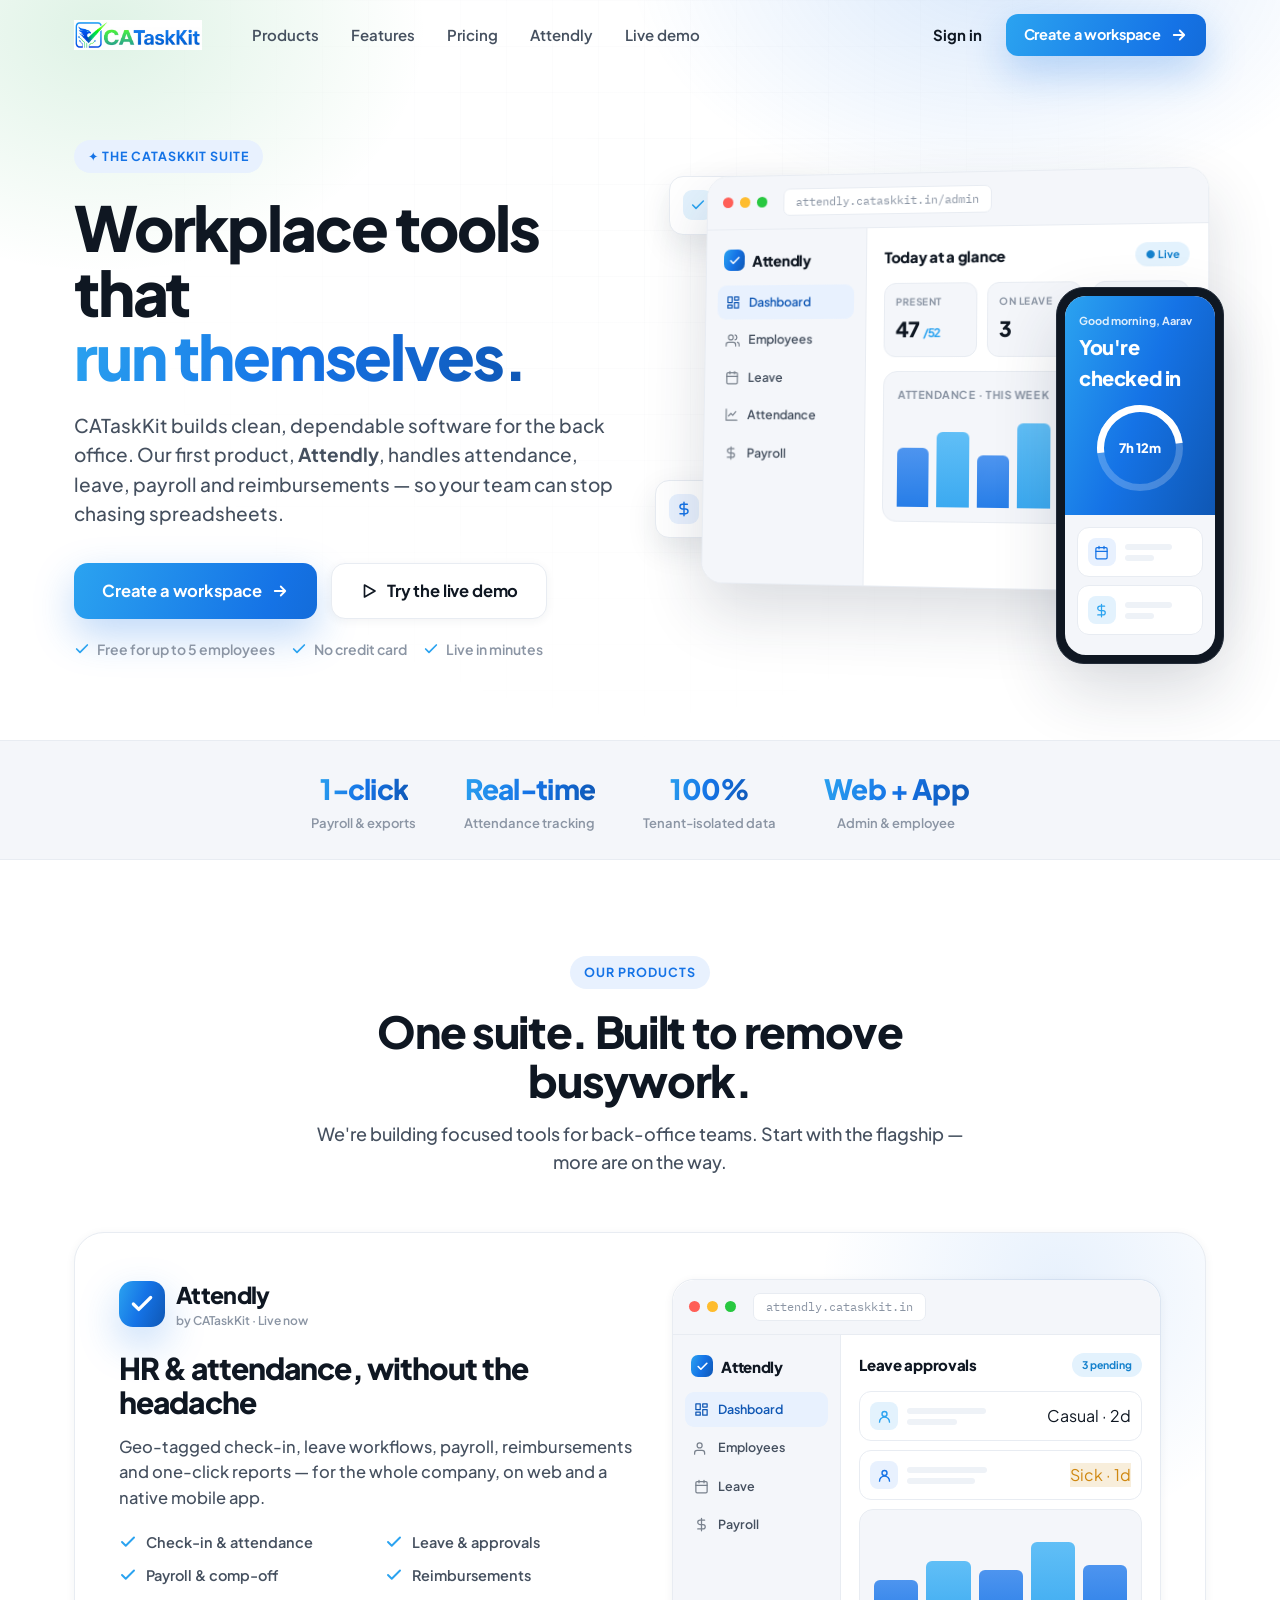
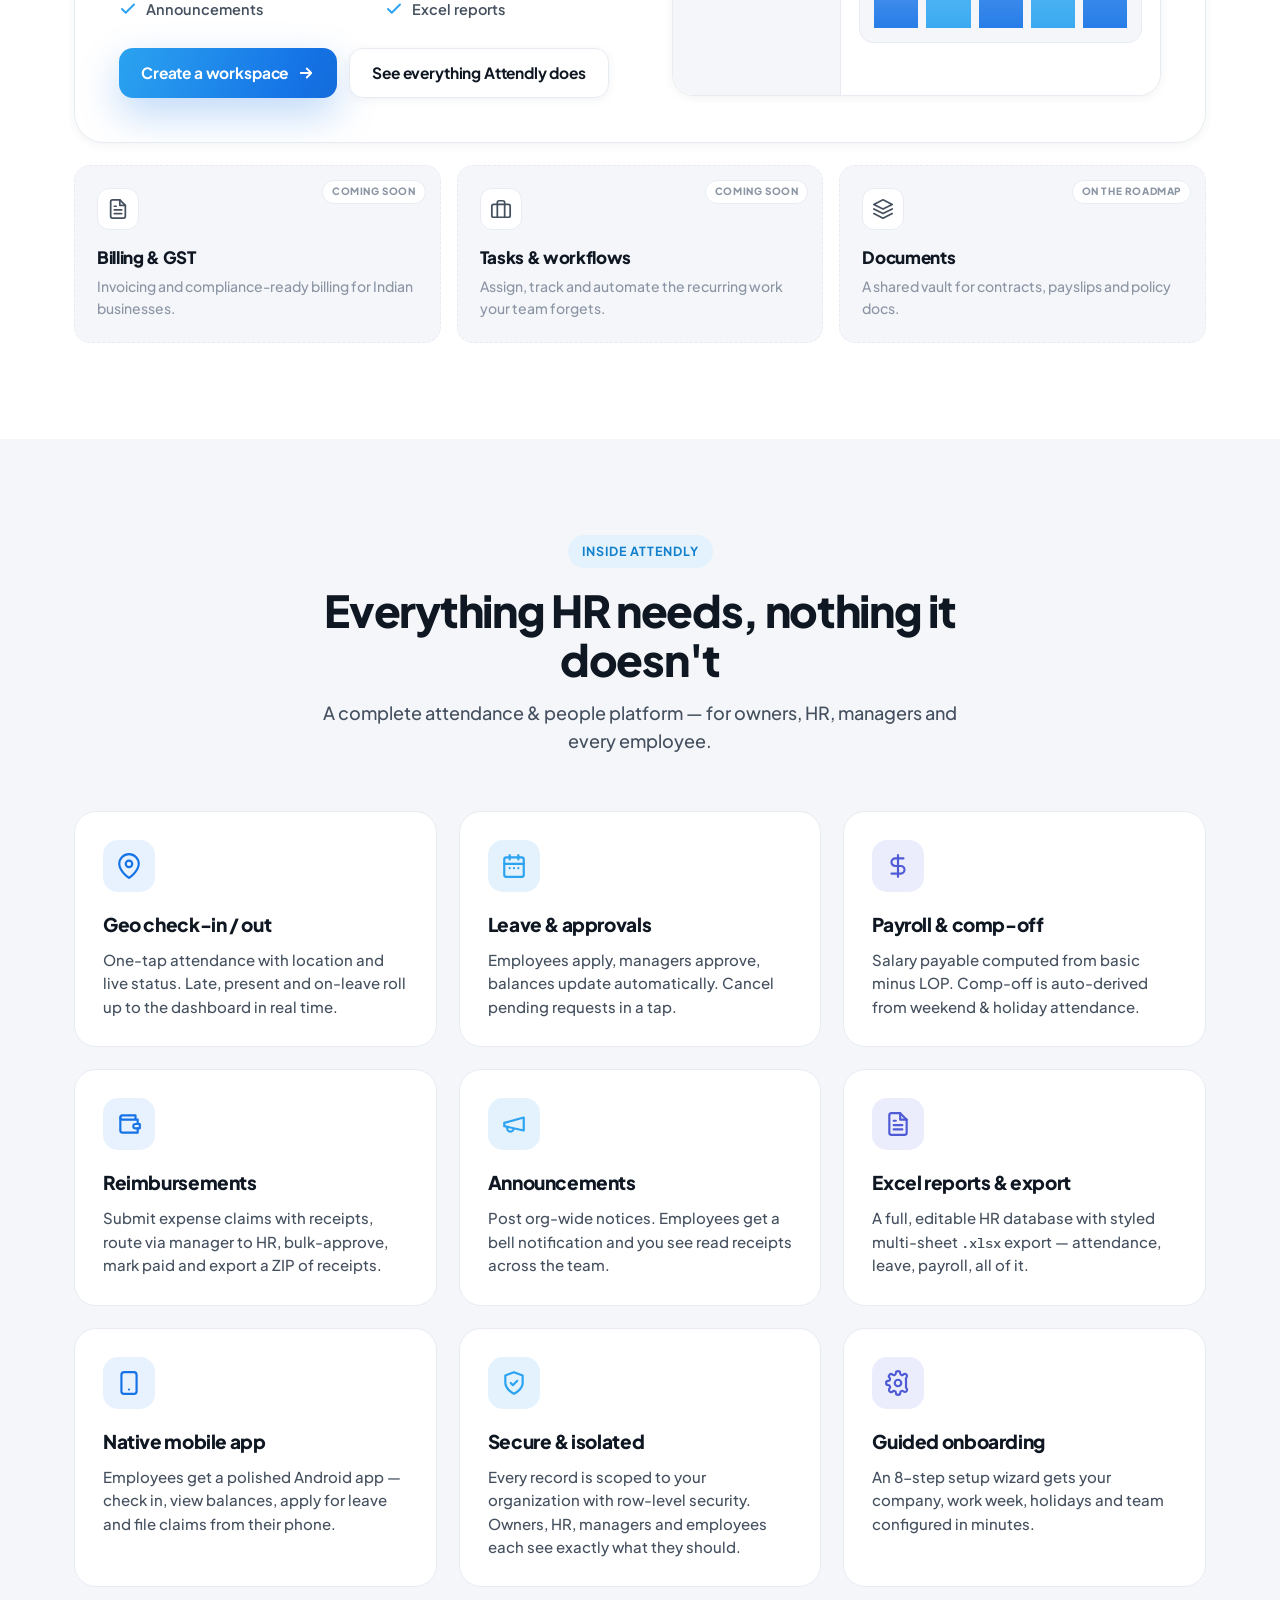
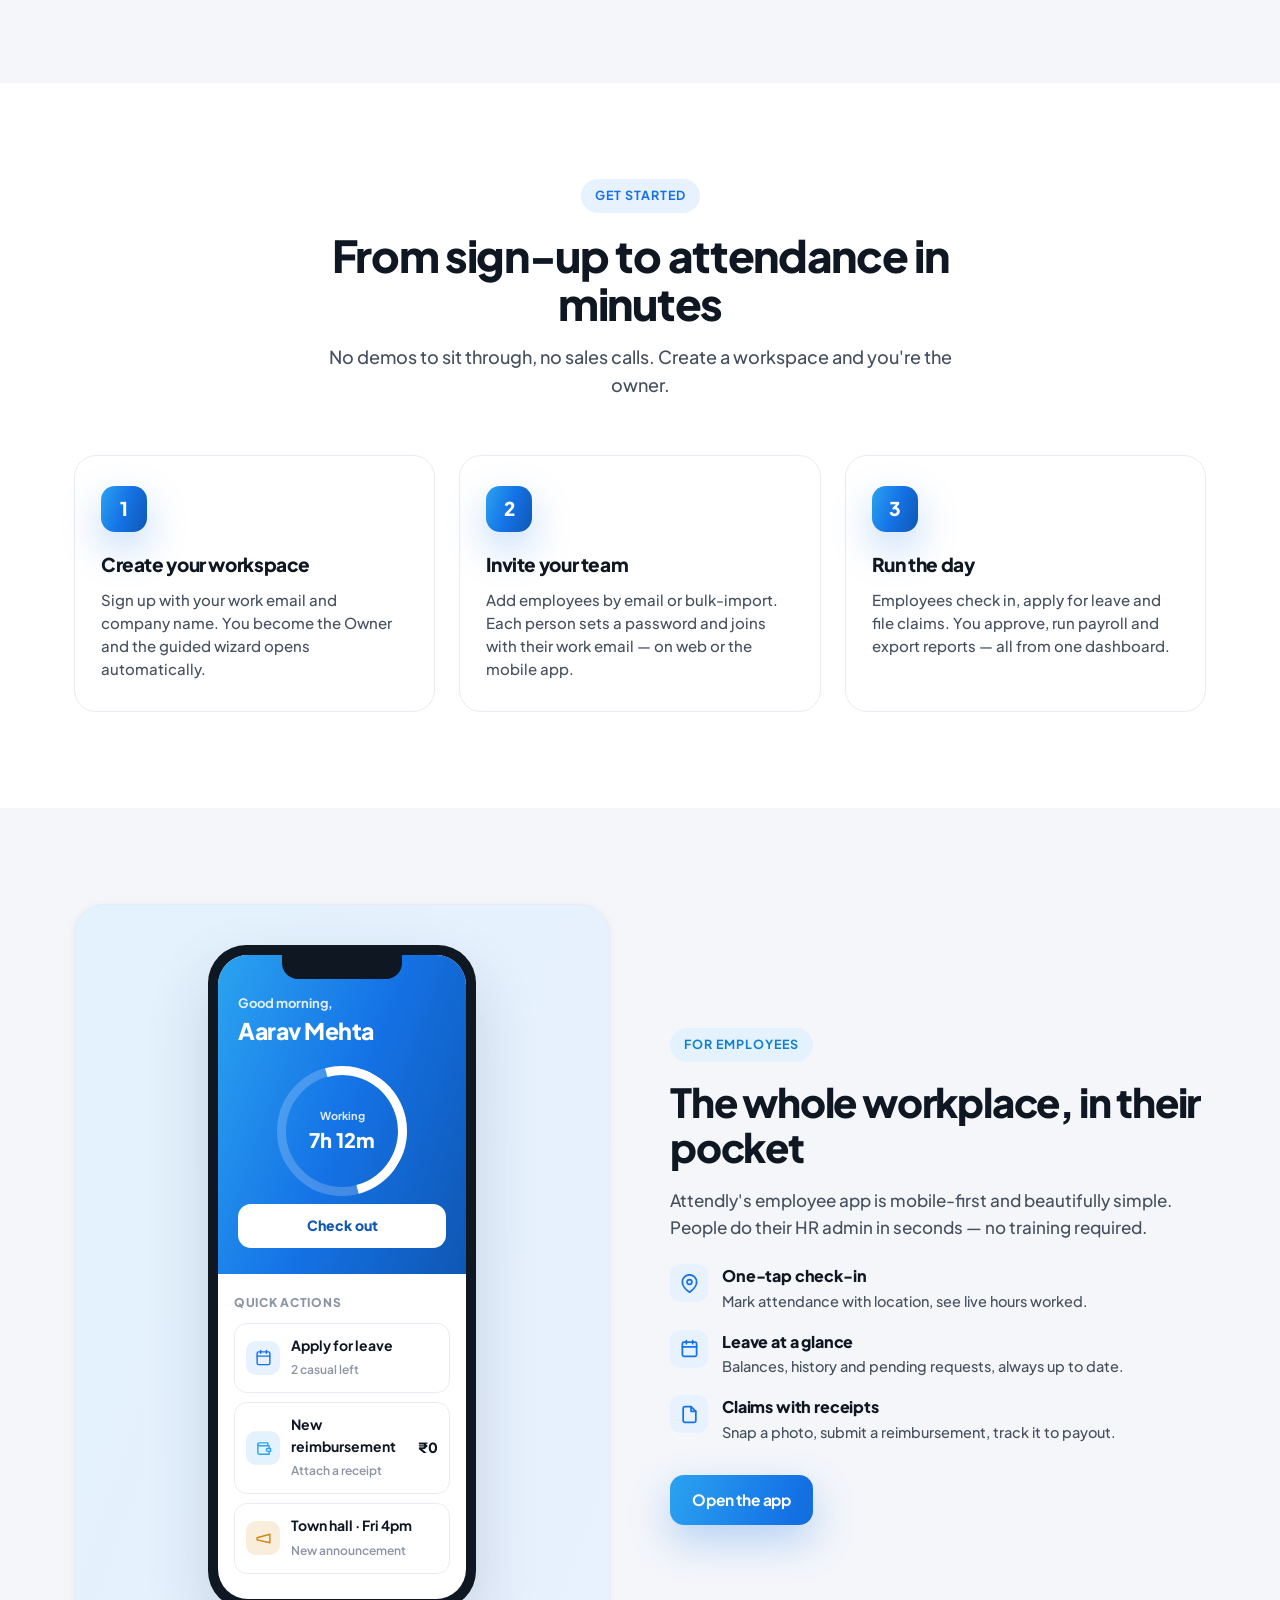
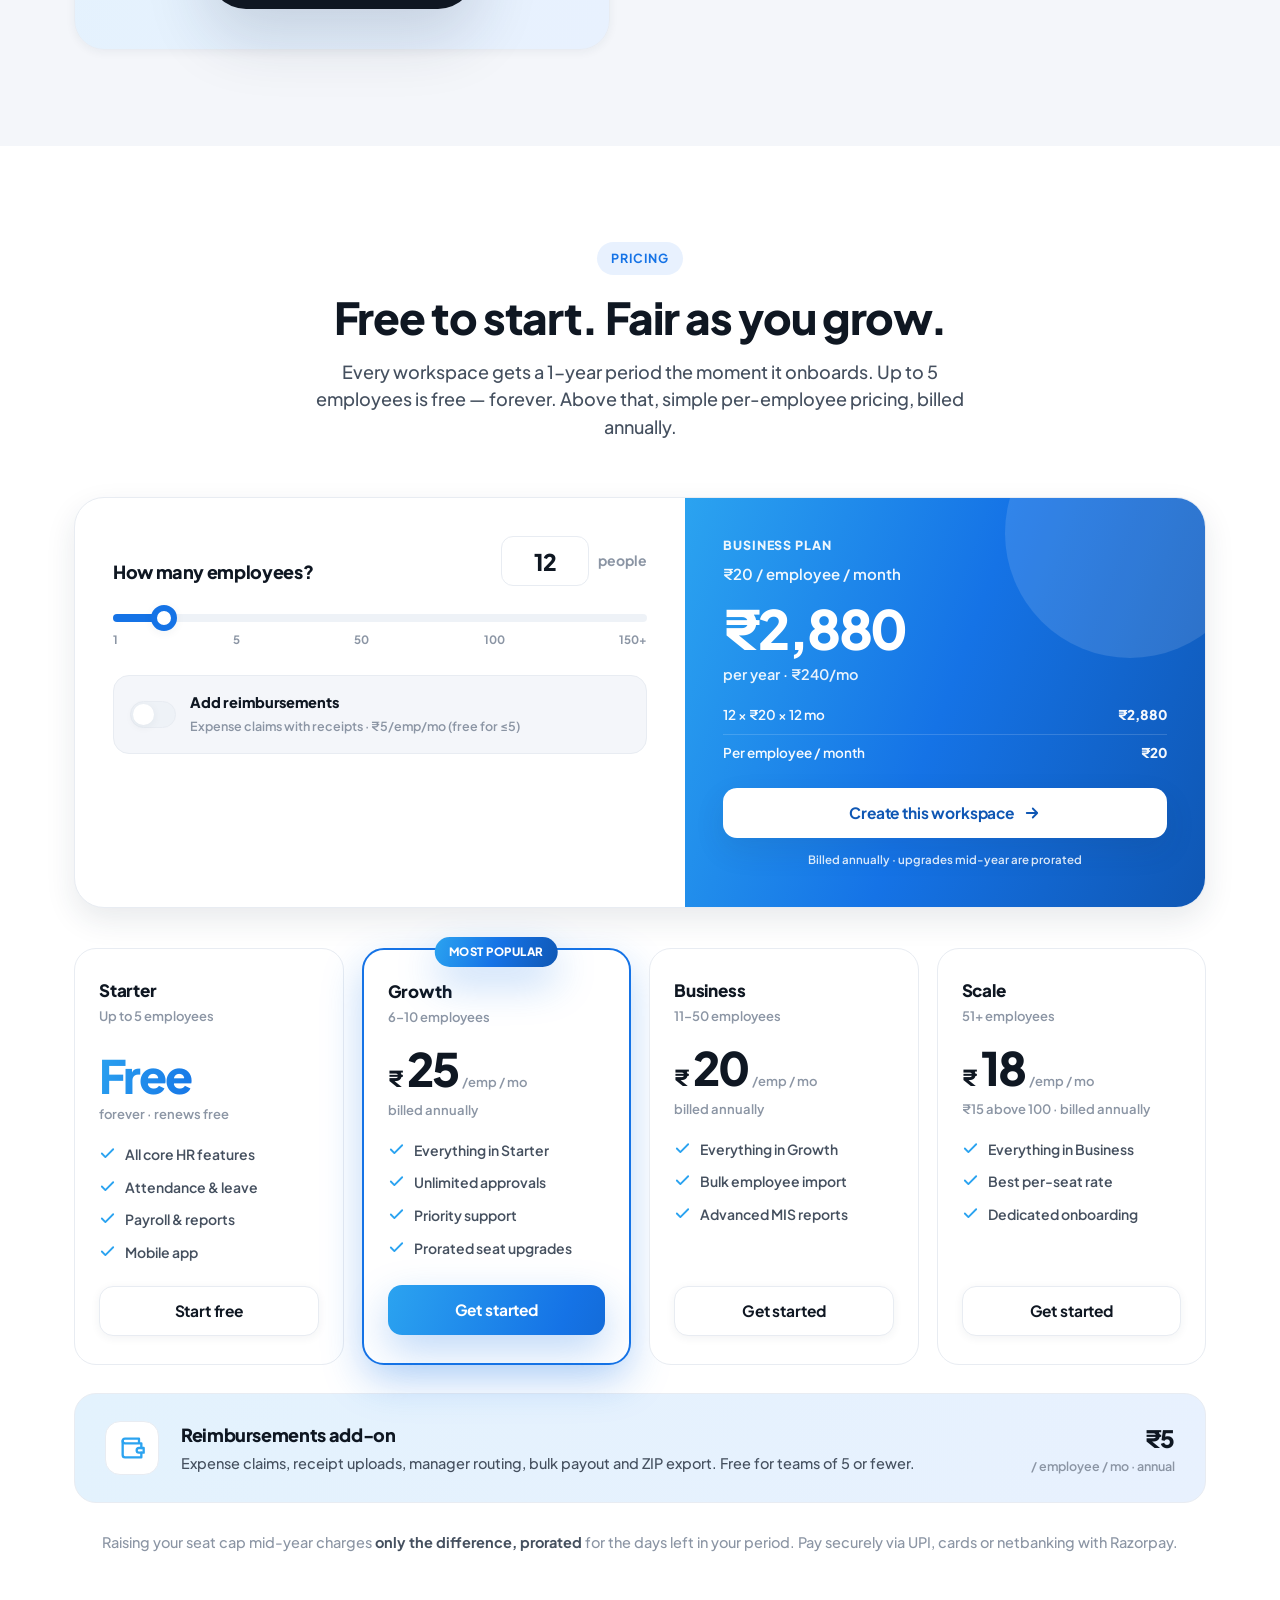
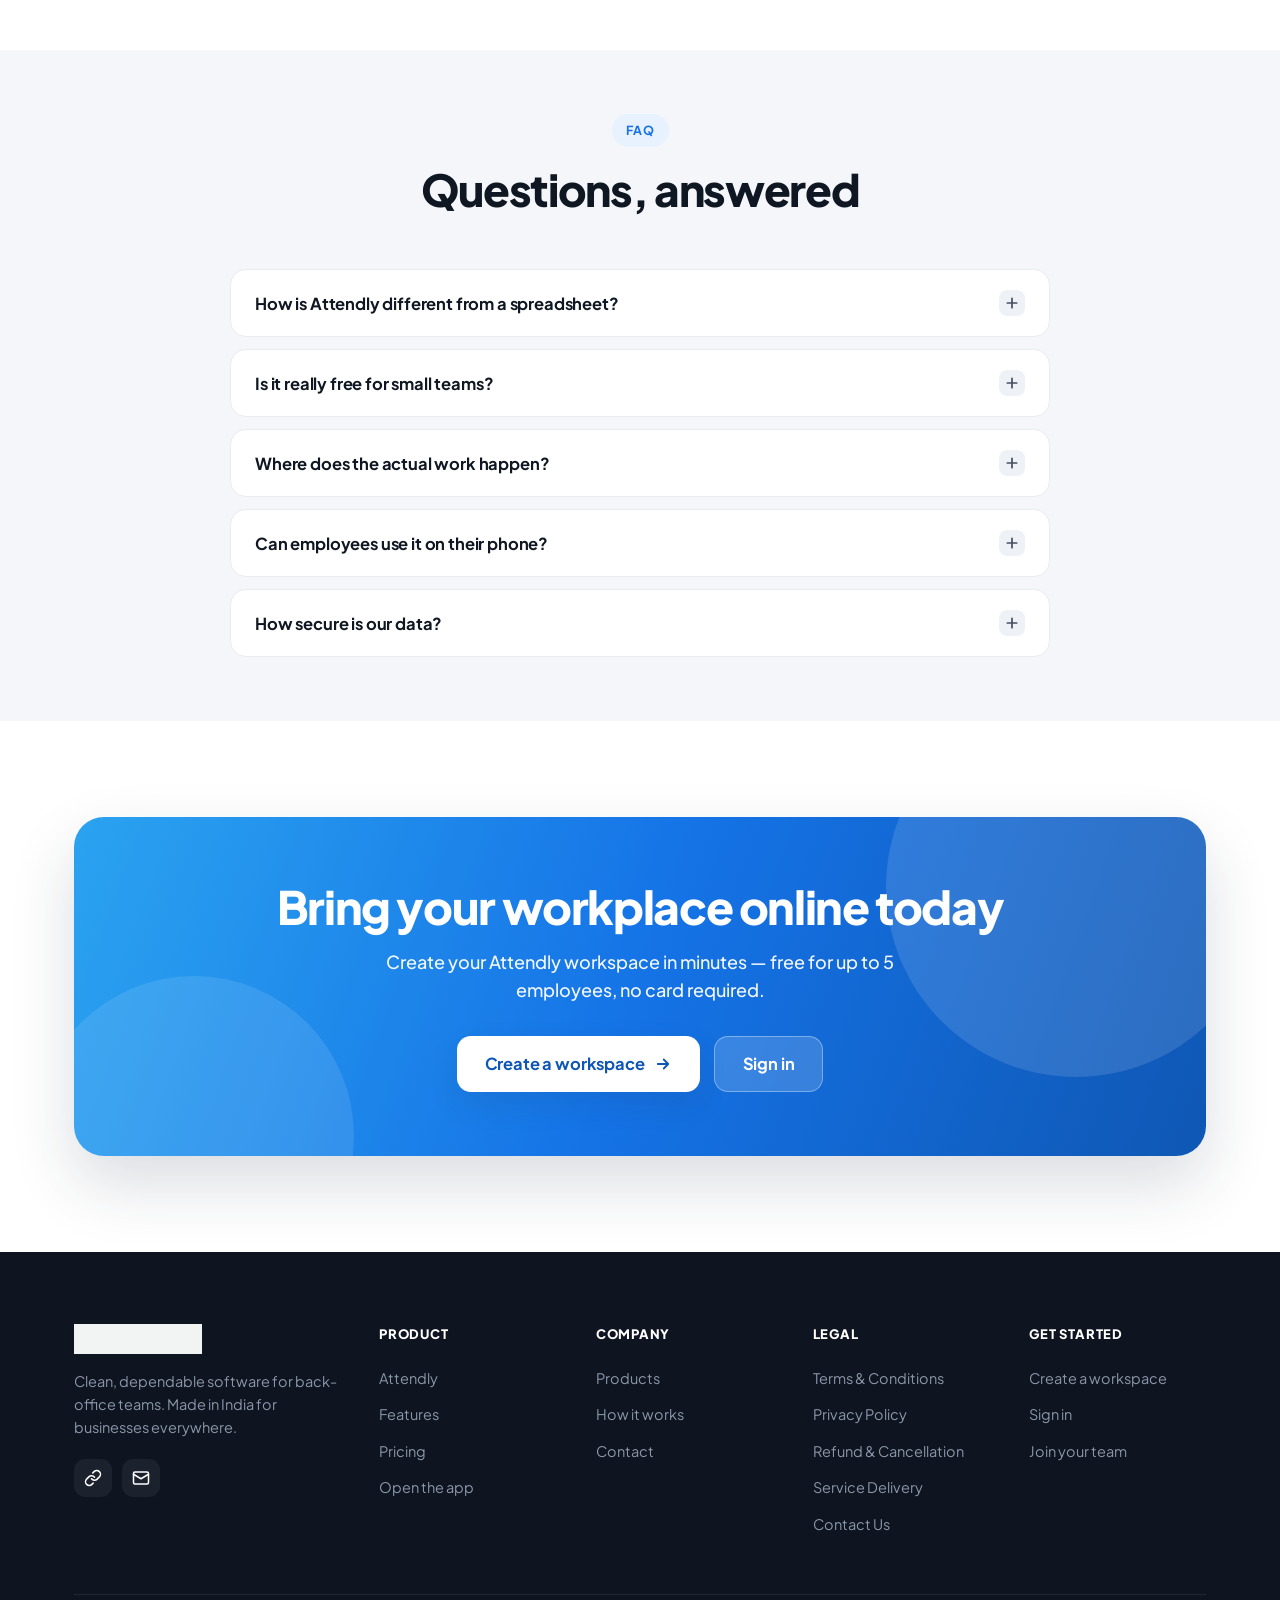
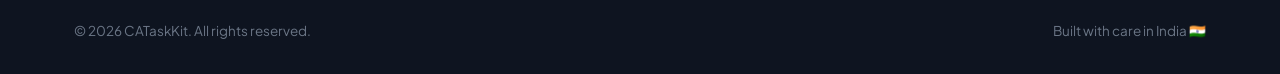
<file: index.html>
<!DOCTYPE html>
<html lang="en">
<head>
  <meta charset="UTF-8" />
  <meta name="viewport" content="width=device-width, initial-scale=1.0" />
  <title>CATaskKit — Workplace tools that run themselves</title>
  <meta name="description" content="CATaskKit builds clean, modern software for back-office teams. Meet Attendly — attendance, leave, payroll & reimbursements in one place. Free for teams up to 5." />
  <meta name="theme-color" content="#1573e6" />

  <!-- Open Graph -->
  <meta property="og:type" content="website" />
  <meta property="og:title" content="CATaskKit — Workplace tools that run themselves" />
  <meta property="og:description" content="Meet Attendly: attendance, leave, payroll & reimbursements in one place. Free for teams up to 5." />
  <meta property="og:url" content="https://www.cataskkit.in" />
  <meta property="og:image" content="https://www.cataskkit.in/assets/cataskkit-logo.png" />
  <meta name="twitter:card" content="summary_large_image" />

  <link rel="icon" type="image/png" href="assets/cataskkit-logo.png" />
  <link rel="canonical" href="https://www.cataskkit.in/" />

  <link rel="preconnect" href="https://fonts.googleapis.com" />
  <link rel="preconnect" href="https://fonts.gstatic.com" crossorigin />
  <link href="https://fonts.googleapis.com/css2?family=Plus+Jakarta+Sans:wght@400;500;600;700;800&family=IBM+Plex+Mono:wght@400;500;600&display=swap" rel="stylesheet" />
  <link rel="stylesheet" href="css/styles.css" />
</head>
<body>

  <!-- ========================= NAV ========================= -->
  <header class="nav" id="nav">
    <div class="nav__inner">
      <a href="/" class="brand" aria-label="CATaskKit home">
        <img src="assets/cataskkit-logo.png" alt="CATaskKit" />
      </a>
      <nav class="nav__links">
        <a href="#products">Products</a>
        <a href="#features">Features</a>
        <a href="#pricing">Pricing</a>
        <a href="attendly.html">Attendly</a>
        <a href="demo.html">Live demo</a>
      </nav>
      <div class="nav__cta">
        <a class="nav__signin" href="https://attendly.cataskkit.in/" target="_blank" rel="noopener">Sign in</a>
        <a class="btn btn--grad btn--sm" href="https://attendly.cataskkit.in/?signup=1" target="_blank" rel="noopener">
          Create a workspace
          <svg viewBox="0 0 24 24" fill="none" stroke="currentColor" stroke-width="2.4" stroke-linecap="round" stroke-linejoin="round"><path d="M5 12h14M13 6l6 6-6 6"/></svg>
        </a>
        <button class="nav__burger" id="burger" aria-label="Menu"><span></span></button>
      </div>
    </div>
  </header>

  <!-- mobile drawer -->
  <div class="mobile-menu" id="mobileMenu">
    <a href="#products">Products</a>
    <a href="#features">Features</a>
    <a href="#pricing">Pricing</a>
    <a href="attendly.html">Attendly</a>
    <a href="demo.html">Live demo</a>
    <a class="btn btn--ghost" href="https://attendly.cataskkit.in/" target="_blank" rel="noopener">Sign in</a>
    <a class="btn btn--grad" href="https://attendly.cataskkit.in/?signup=1" target="_blank" rel="noopener">Create a workspace</a>
  </div>

  <!-- ========================= HERO ========================= -->
  <section class="hero">
    <div class="hero__bg"></div>
    <div class="hero__grid-overlay"></div>
    <div class="wrap hero__inner">
      <div class="hero__copy">
        <span class="eyebrow reveal">✦ The CATaskKit suite</span>
        <h1 class="reveal d1">Workplace tools that <span class="grad-text">run&nbsp;themselves.</span></h1>
        <p class="hero__sub reveal d2">CATaskKit builds clean, dependable software for the back office. Our first product, <b>Attendly</b>, handles attendance, leave, payroll and reimbursements — so your team can stop chasing spreadsheets.</p>
        <div class="hero__cta reveal d3">
          <a class="btn btn--grad btn--lg" href="https://attendly.cataskkit.in/?signup=1" target="_blank" rel="noopener">
            Create a workspace
            <svg viewBox="0 0 24 24" fill="none" stroke="currentColor" stroke-width="2.4" stroke-linecap="round" stroke-linejoin="round"><path d="M5 12h14M13 6l6 6-6 6"/></svg>
          </a>
          <a class="btn btn--ghost btn--lg" href="demo.html">
            <svg viewBox="0 0 24 24" fill="none" stroke="currentColor" stroke-width="2.2" stroke-linecap="round" stroke-linejoin="round"><polygon points="6 4 20 12 6 20 6 4"/></svg>
            Try the live demo
          </a>
        </div>
        <div class="hero__note reveal d4">
          <span class="dot"><svg viewBox="0 0 24 24" fill="none" stroke="currentColor" stroke-width="2.6" stroke-linecap="round" stroke-linejoin="round"><path d="M20 6 9 17l-5-5"/></svg> Free for up to 5 employees</span>
          <span class="dot"><svg viewBox="0 0 24 24" fill="none" stroke="currentColor" stroke-width="2.6" stroke-linecap="round" stroke-linejoin="round"><path d="M20 6 9 17l-5-5"/></svg> No credit card</span>
          <span class="dot"><svg viewBox="0 0 24 24" fill="none" stroke="currentColor" stroke-width="2.6" stroke-linecap="round" stroke-linejoin="round"><path d="M20 6 9 17l-5-5"/></svg> Live in minutes</span>
        </div>
      </div>

      <!-- product visual -->
      <div class="hero__visual reveal d2">
        <div class="chip chip--1 float">
          <span class="ic" style="background:var(--sky-soft)"><svg viewBox="0 0 24 24" fill="none" stroke="#2ba3f0" stroke-width="2.4" stroke-linecap="round" stroke-linejoin="round"><path d="M20 6 9 17l-5-5"/></svg></span>
          <div>Checked in<small>9:02 AM · On time</small></div>
        </div>
        <div class="chip chip--2 float" style="animation-delay:-3s">
          <span class="ic" style="background:var(--blue-soft)"><svg viewBox="0 0 24 24" fill="none" stroke="#1573e6" stroke-width="2.2" stroke-linecap="round" stroke-linejoin="round"><path d="M12 2v20M17 5H9.5a3.5 3.5 0 0 0 0 7h5a3.5 3.5 0 0 1 0 7H6"/></svg></span>
          <div>Payroll ready<small>Run in 1 click</small></div>
        </div>

        <div class="dash float" style="animation-delay:-1.5s">
          <div class="dash__bar">
            <i></i><i></i><i></i>
            <span class="url">attendly.cataskkit.in/admin</span>
          </div>
          <div class="dash__body">
            <aside class="dash__side">
              <div class="dash__logo"><span class="mk"><svg viewBox="0 0 24 24" fill="none" stroke="currentColor" stroke-width="3" stroke-linecap="round" stroke-linejoin="round"><path d="M20 6 9 17l-5-5"/></svg></span>Attendly</div>
              <nav class="dash__nav">
                <div class="on"><svg viewBox="0 0 24 24" fill="none" stroke="currentColor" stroke-width="2" stroke-linecap="round" stroke-linejoin="round"><rect x="3" y="3" width="7" height="9"/><rect x="14" y="3" width="7" height="5"/><rect x="14" y="12" width="7" height="9"/><rect x="3" y="16" width="7" height="5"/></svg>Dashboard</div>
                <div><svg viewBox="0 0 24 24" fill="none" stroke="currentColor" stroke-width="2" stroke-linecap="round" stroke-linejoin="round"><path d="M17 21v-2a4 4 0 0 0-4-4H5a4 4 0 0 0-4 4v2"/><circle cx="9" cy="7" r="4"/><path d="M23 21v-2a4 4 0 0 0-3-3.87M16 3.13a4 4 0 0 1 0 7.75"/></svg>Employees</div>
                <div><svg viewBox="0 0 24 24" fill="none" stroke="currentColor" stroke-width="2" stroke-linecap="round" stroke-linejoin="round"><rect x="3" y="4" width="18" height="18" rx="2"/><path d="M16 2v4M8 2v4M3 10h18"/></svg>Leave</div>
                <div><svg viewBox="0 0 24 24" fill="none" stroke="currentColor" stroke-width="2" stroke-linecap="round" stroke-linejoin="round"><path d="M3 3v18h18"/><path d="M7 14l4-4 3 3 5-6"/></svg>Attendance</div>
                <div><svg viewBox="0 0 24 24" fill="none" stroke="currentColor" stroke-width="2" stroke-linecap="round" stroke-linejoin="round"><path d="M12 2v20M17 5H9.5a3.5 3.5 0 0 0 0 7h5a3.5 3.5 0 0 1 0 7H6"/></svg>Payroll</div>
              </nav>
            </aside>
            <main class="dash__main">
              <div class="dash__h"><h4>Today at a glance</h4><span class="pill">● Live</span></div>
              <div class="kpis">
                <div class="kpi"><div class="lbl">Present</div><div class="val">47<span>/52</span></div></div>
                <div class="kpi"><div class="lbl">On leave</div><div class="val">3</div></div>
                <div class="kpi"><div class="lbl">Late</div><div class="val">2</div></div>
              </div>
              <div class="chart">
                <div class="lbl" style="font-size:11px;font-weight:700;color:var(--ink-3);text-transform:uppercase;letter-spacing:.05em">Attendance · this week</div>
                <div class="row">
                  <b style="height:62%"></b><b style="height:78%"></b><b style="height:54%"></b><b style="height:88%"></b><b style="height:71%"></b><b style="height:40%"></b><b style="height:30%"></b>
                </div>
              </div>
            </main>
          </div>
        </div>

        <!-- phone overlay -->
        <div class="phone">
          <div class="phone__screen">
            <div class="phone__hero">
              <div class="t">Good morning, Aarav</div>
              <div class="big">You're checked in</div>
              <div class="phone__ring"><b>7h 12m</b></div>
            </div>
            <div class="phone__body">
              <div class="phone__card"><span class="ic"><svg viewBox="0 0 24 24" fill="none" stroke="currentColor" stroke-width="2" stroke-linecap="round" stroke-linejoin="round"><rect x="3" y="4" width="18" height="18" rx="2"/><path d="M16 2v4M8 2v4M3 10h18"/></svg></span><div class="ln"><i></i><i></i></div></div>
              <div class="phone__card"><span class="ic g"><svg viewBox="0 0 24 24" fill="none" stroke="currentColor" stroke-width="2" stroke-linecap="round" stroke-linejoin="round"><path d="M12 2v20M17 5H9.5a3.5 3.5 0 0 0 0 7h5a3.5 3.5 0 0 1 0 7H6"/></svg></span><div class="ln"><i></i><i></i></div></div>
            </div>
          </div>
        </div>
      </div>
    </div>
  </section>

  <!-- ========================= STATS STRIP ========================= -->
  <div class="strip">
    <div class="wrap strip__inner">
      <div class="strip__item reveal"><b class="grad-text">1‑click</b><span>Payroll & exports</span></div>
      <div class="strip__item reveal d1"><b class="grad-text">Real‑time</b><span>Attendance tracking</span></div>
      <div class="strip__item reveal d2"><b class="grad-text">100%</b><span>Tenant‑isolated data</span></div>
      <div class="strip__item reveal d3"><b class="grad-text">Web + App</b><span>Admin & employee</span></div>
    </div>
  </div>

  <!-- ========================= PRODUCTS ========================= -->
  <section class="section" id="products">
    <div class="wrap">
      <div class="section-head reveal">
        <span class="eyebrow">Our products</span>
        <h2>One suite. Built to remove busywork.</h2>
        <p>We're building focused tools for back-office teams. Start with the flagship — more are on the way.</p>
      </div>

      <!-- Attendly flagship -->
      <div class="product-card reveal">
        <div class="product-card__info">
          <div class="product-card__logo">
            <span class="mk"><svg viewBox="0 0 24 24" fill="none" stroke="currentColor" stroke-width="3" stroke-linecap="round" stroke-linejoin="round"><path d="M20 6 9 17l-5-5"/></svg></span>
            <div><b>Attendly</b><small>by CATaskKit · Live now</small></div>
          </div>
          <h3>HR &amp; attendance, without the headache</h3>
          <p>Geo-tagged check-in, leave workflows, payroll, reimbursements and one-click reports — for the whole company, on web and a native mobile app.</p>
          <ul class="product-card__list">
            <li><svg viewBox="0 0 24 24" fill="none" stroke="currentColor" stroke-width="2.6" stroke-linecap="round" stroke-linejoin="round"><path d="M20 6 9 17l-5-5"/></svg> Check-in &amp; attendance</li>
            <li><svg viewBox="0 0 24 24" fill="none" stroke="currentColor" stroke-width="2.6" stroke-linecap="round" stroke-linejoin="round"><path d="M20 6 9 17l-5-5"/></svg> Leave &amp; approvals</li>
            <li><svg viewBox="0 0 24 24" fill="none" stroke="currentColor" stroke-width="2.6" stroke-linecap="round" stroke-linejoin="round"><path d="M20 6 9 17l-5-5"/></svg> Payroll &amp; comp-off</li>
            <li><svg viewBox="0 0 24 24" fill="none" stroke="currentColor" stroke-width="2.6" stroke-linecap="round" stroke-linejoin="round"><path d="M20 6 9 17l-5-5"/></svg> Reimbursements</li>
            <li><svg viewBox="0 0 24 24" fill="none" stroke="currentColor" stroke-width="2.6" stroke-linecap="round" stroke-linejoin="round"><path d="M20 6 9 17l-5-5"/></svg> Announcements</li>
            <li><svg viewBox="0 0 24 24" fill="none" stroke="currentColor" stroke-width="2.6" stroke-linecap="round" stroke-linejoin="round"><path d="M20 6 9 17l-5-5"/></svg> Excel reports</li>
          </ul>
          <div class="product-card__cta">
            <a class="btn btn--grad" href="https://attendly.cataskkit.in/?signup=1" target="_blank" rel="noopener">
              Create a workspace
              <svg viewBox="0 0 24 24" fill="none" stroke="currentColor" stroke-width="2.4" stroke-linecap="round" stroke-linejoin="round"><path d="M5 12h14M13 6l6 6-6 6"/></svg>
            </a>
            <a class="btn btn--ghost" href="attendly.html">See everything Attendly does</a>
          </div>
        </div>
        <div class="product-card__media">
          <div class="media-card" style="background:#fff;padding:0;overflow:hidden;border-radius:var(--r-lg)">
            <div class="dash" style="transform:none;box-shadow:none;border:none;width:100%">
              <div class="dash__bar"><i></i><i></i><i></i><span class="url">attendly.cataskkit.in</span></div>
              <div class="dash__body">
                <aside class="dash__side">
                  <div class="dash__logo"><span class="mk"><svg viewBox="0 0 24 24" fill="none" stroke="currentColor" stroke-width="3" stroke-linecap="round" stroke-linejoin="round"><path d="M20 6 9 17l-5-5"/></svg></span>Attendly</div>
                  <nav class="dash__nav">
                    <div class="on"><svg viewBox="0 0 24 24" fill="none" stroke="currentColor" stroke-width="2" stroke-linecap="round" stroke-linejoin="round"><rect x="3" y="3" width="7" height="9"/><rect x="14" y="3" width="7" height="5"/><rect x="14" y="12" width="7" height="9"/><rect x="3" y="16" width="7" height="5"/></svg>Dashboard</div>
                    <div><svg viewBox="0 0 24 24" fill="none" stroke="currentColor" stroke-width="2" stroke-linecap="round" stroke-linejoin="round"><path d="M17 21v-2a4 4 0 0 0-4-4H5a4 4 0 0 0-4 4v2"/><circle cx="9" cy="7" r="4"/></svg>Employees</div>
                    <div><svg viewBox="0 0 24 24" fill="none" stroke="currentColor" stroke-width="2" stroke-linecap="round" stroke-linejoin="round"><rect x="3" y="4" width="18" height="18" rx="2"/><path d="M16 2v4M8 2v4M3 10h18"/></svg>Leave</div>
                    <div><svg viewBox="0 0 24 24" fill="none" stroke="currentColor" stroke-width="2" stroke-linecap="round" stroke-linejoin="round"><path d="M12 2v20M17 5H9.5a3.5 3.5 0 0 0 0 7h5a3.5 3.5 0 0 1 0 7H6"/></svg>Payroll</div>
                  </nav>
                </aside>
                <main class="dash__main">
                  <div class="dash__h"><h4>Leave approvals</h4><span class="pill">3 pending</span></div>
                  <div class="phone__card" style="margin-bottom:9px"><span class="ic" style="background:var(--sky-soft)"><svg viewBox="0 0 24 24" fill="none" stroke="#2ba3f0" stroke-width="2.2" stroke-linecap="round" stroke-linejoin="round"><circle cx="12" cy="8" r="4"/><path d="M4 21a8 8 0 0 1 16 0"/></svg></span><div class="ln"><i style="width:60%"></i><i style="width:38%"></i></div><span class="pill">Casual · 2d</span></div>
                  <div class="phone__card" style="margin-bottom:9px"><span class="ic" style="background:var(--blue-soft)"><svg viewBox="0 0 24 24" fill="none" stroke="#1573e6" stroke-width="2.2" stroke-linecap="round" stroke-linejoin="round"><circle cx="12" cy="8" r="4"/><path d="M4 21a8 8 0 0 1 16 0"/></svg></span><div class="ln"><i style="width:52%"></i><i style="width:44%"></i></div><span class="pill" style="background:#f8eedb;color:#cf870f">Sick · 1d</span></div>
                  <div class="chart" style="margin-top:4px">
                    <div class="row"><b style="height:50%"></b><b style="height:70%"></b><b style="height:60%"></b><b style="height:90%"></b><b style="height:66%"></b></div>
                  </div>
                </main>
              </div>
            </div>
          </div>
        </div>
      </div>

      <!-- coming soon -->
      <div class="soon reveal">
        <div class="soon__card">
          <span class="tag">Coming soon</span>
          <div class="ic"><svg viewBox="0 0 24 24" fill="none" stroke="currentColor" stroke-width="1.9" stroke-linecap="round" stroke-linejoin="round"><path d="M14 2H6a2 2 0 0 0-2 2v16a2 2 0 0 0 2 2h12a2 2 0 0 0 2-2V8z"/><path d="M14 2v6h6M16 13H8M16 17H8M10 9H8"/></svg></div>
          <h4>Billing &amp; GST</h4>
          <p>Invoicing and compliance-ready billing for Indian businesses.</p>
        </div>
        <div class="soon__card">
          <span class="tag">Coming soon</span>
          <div class="ic"><svg viewBox="0 0 24 24" fill="none" stroke="currentColor" stroke-width="1.9" stroke-linecap="round" stroke-linejoin="round"><rect x="2" y="7" width="20" height="14" rx="2"/><path d="M16 21V5a2 2 0 0 0-2-2h-4a2 2 0 0 0-2 2v16"/></svg></div>
          <h4>Tasks &amp; workflows</h4>
          <p>Assign, track and automate the recurring work your team forgets.</p>
        </div>
        <div class="soon__card">
          <span class="tag">On the roadmap</span>
          <div class="ic"><svg viewBox="0 0 24 24" fill="none" stroke="currentColor" stroke-width="1.9" stroke-linecap="round" stroke-linejoin="round"><path d="M12 2 2 7l10 5 10-5-10-5zM2 17l10 5 10-5M2 12l10 5 10-5"/></svg></div>
          <h4>Documents</h4>
          <p>A shared vault for contracts, payslips and policy docs.</p>
        </div>
      </div>
    </div>
  </section>

  <!-- ========================= FEATURES ========================= -->
  <section class="section" id="features" style="background:var(--bg-2)">
    <div class="wrap">
      <div class="section-head reveal">
        <span class="eyebrow sky">Inside Attendly</span>
        <h2>Everything HR needs, nothing it doesn't</h2>
        <p>A complete attendance &amp; people platform — for owners, HR, managers and every employee.</p>
      </div>
      <div class="features">
        <div class="feature reveal">
          <div class="feature__ic"><svg viewBox="0 0 24 24" fill="none" stroke="currentColor" stroke-width="2" stroke-linecap="round" stroke-linejoin="round"><path d="M21 10c0 7-9 13-9 13s-9-6-9-13a9 9 0 0 1 18 0z"/><circle cx="12" cy="10" r="3"/></svg></div>
          <h3>Geo check-in / out</h3>
          <p>One-tap attendance with location and live status. Late, present and on-leave roll up to the dashboard in real time.</p>
        </div>
        <div class="feature reveal d1">
          <div class="feature__ic"><svg viewBox="0 0 24 24" fill="none" stroke="currentColor" stroke-width="2" stroke-linecap="round" stroke-linejoin="round"><rect x="3" y="4" width="18" height="18" rx="2"/><path d="M16 2v4M8 2v4M3 10h18M8 14h.01M12 14h.01M16 14h.01"/></svg></div>
          <h3>Leave &amp; approvals</h3>
          <p>Employees apply, managers approve, balances update automatically. Cancel pending requests in a tap.</p>
        </div>
        <div class="feature reveal d2">
          <div class="feature__ic"><svg viewBox="0 0 24 24" fill="none" stroke="currentColor" stroke-width="2" stroke-linecap="round" stroke-linejoin="round"><path d="M12 2v20M17 5H9.5a3.5 3.5 0 0 0 0 7h5a3.5 3.5 0 0 1 0 7H6"/></svg></div>
          <h3>Payroll &amp; comp-off</h3>
          <p>Salary payable computed from basic minus LOP. Comp-off is auto-derived from weekend &amp; holiday attendance.</p>
        </div>
        <div class="feature reveal">
          <div class="feature__ic"><svg viewBox="0 0 24 24" fill="none" stroke="currentColor" stroke-width="2" stroke-linecap="round" stroke-linejoin="round"><path d="M20 12V8H6a2 2 0 0 1-2-2c0-1.1.9-2 2-2h12v4"/><path d="M4 6v12a2 2 0 0 0 2 2h14v-4"/><path d="M18 12a2 2 0 0 0 0 4h4v-4z"/></svg></div>
          <h3>Reimbursements</h3>
          <p>Submit expense claims with receipts, route via manager to HR, bulk-approve, mark paid and export a ZIP of receipts.</p>
        </div>
        <div class="feature reveal d1">
          <div class="feature__ic"><svg viewBox="0 0 24 24" fill="none" stroke="currentColor" stroke-width="2" stroke-linecap="round" stroke-linejoin="round"><path d="M3 11l18-5v12L3 14v-3zM11.6 16.8a3 3 0 1 1-5.8-1.6"/></svg></div>
          <h3>Announcements</h3>
          <p>Post org-wide notices. Employees get a bell notification and you see read receipts across the team.</p>
        </div>
        <div class="feature reveal d2">
          <div class="feature__ic"><svg viewBox="0 0 24 24" fill="none" stroke="currentColor" stroke-width="2" stroke-linecap="round" stroke-linejoin="round"><path d="M14 2H6a2 2 0 0 0-2 2v16a2 2 0 0 0 2 2h12a2 2 0 0 0 2-2V8z"/><path d="M14 2v6h6M8 13h8M8 17h8M8 9h2"/></svg></div>
          <h3>Excel reports &amp; export</h3>
          <p>A full, editable HR database with styled multi-sheet <code style="font-family:var(--mono);font-size:.9em">.xlsx</code> export — attendance, leave, payroll, all of it.</p>
        </div>
        <div class="feature reveal">
          <div class="feature__ic"><svg viewBox="0 0 24 24" fill="none" stroke="currentColor" stroke-width="2" stroke-linecap="round" stroke-linejoin="round"><rect x="5" y="2" width="14" height="20" rx="2.5"/><path d="M12 18h.01"/></svg></div>
          <h3>Native mobile app</h3>
          <p>Employees get a polished Android app — check in, view balances, apply for leave and file claims from their phone.</p>
        </div>
        <div class="feature reveal d1">
          <div class="feature__ic"><svg viewBox="0 0 24 24" fill="none" stroke="currentColor" stroke-width="2" stroke-linecap="round" stroke-linejoin="round"><path d="M12 22s8-4 8-10V5l-8-3-8 3v7c0 6 8 10 8 10z"/><path d="M9 12l2 2 4-4"/></svg></div>
          <h3>Secure &amp; isolated</h3>
          <p>Every record is scoped to your organization with row-level security. Owners, HR, managers and employees each see exactly what they should.</p>
        </div>
        <div class="feature reveal d2">
          <div class="feature__ic"><svg viewBox="0 0 24 24" fill="none" stroke="currentColor" stroke-width="2" stroke-linecap="round" stroke-linejoin="round"><circle cx="12" cy="12" r="3"/><path d="M19.4 15a1.65 1.65 0 0 0 .33 1.82l.06.06a2 2 0 1 1-2.83 2.83l-.06-.06a1.65 1.65 0 0 0-1.82-.33 1.65 1.65 0 0 0-1 1.51V21a2 2 0 0 1-4 0v-.09A1.65 1.65 0 0 0 9 19.4a1.65 1.65 0 0 0-1.82.33l-.06.06a2 2 0 1 1-2.83-2.83l.06-.06A1.65 1.65 0 0 0 4.6 15a1.65 1.65 0 0 0-1.51-1H3a2 2 0 0 1 0-4h.09A1.65 1.65 0 0 0 4.6 9a1.65 1.65 0 0 0-.33-1.82l-.06-.06a2 2 0 1 1 2.83-2.83l.06.06A1.65 1.65 0 0 0 9 4.6a1.65 1.65 0 0 0 1-1.51V3a2 2 0 0 1 4 0v.09a1.65 1.65 0 0 0 1 1.51 1.65 1.65 0 0 0 1.82-.33l.06-.06a2 2 0 1 1 2.83 2.83l-.06.06A1.65 1.65 0 0 0 19.4 9z"/></svg></div>
          <h3>Guided onboarding</h3>
          <p>An 8-step setup wizard gets your company, work week, holidays and team configured in minutes.</p>
        </div>
      </div>
    </div>
  </section>

  <!-- ========================= HOW IT WORKS ========================= -->
  <section class="section" id="how">
    <div class="wrap">
      <div class="section-head reveal">
        <span class="eyebrow">Get started</span>
        <h2>From sign-up to attendance in minutes</h2>
        <p>No demos to sit through, no sales calls. Create a workspace and you're the owner.</p>
      </div>
      <div class="steps">
        <div class="step reveal">
          <div class="step__n">1</div>
          <h3>Create your workspace</h3>
          <p>Sign up with your work email and company name. You become the Owner and the guided wizard opens automatically.</p>
        </div>
        <div class="step reveal d1">
          <div class="step__n">2</div>
          <h3>Invite your team</h3>
          <p>Add employees by email or bulk-import. Each person sets a password and joins with their work email — on web or the mobile app.</p>
        </div>
        <div class="step reveal d2">
          <div class="step__n">3</div>
          <h3>Run the day</h3>
          <p>Employees check in, apply for leave and file claims. You approve, run payroll and export reports — all from one dashboard.</p>
        </div>
      </div>
    </div>
  </section>

  <!-- ========================= MOBILE SPLIT ========================= -->
  <section class="section" style="background:var(--bg-2)">
    <div class="wrap split">
      <div class="split__media reveal">
        <div class="media-card">
          <div class="bigphone float">
            <div class="bigphone__notch"></div>
            <div class="bigphone__scr">
              <div class="bp__hero">
                <div class="hi">Good morning,</div>
                <div class="nm">Aarav Mehta</div>
                <div class="bp__ring"><span class="st">Working</span><span class="tm">7h 12m</span></div>
                <div class="bp__btn">Check out</div>
              </div>
              <div class="bp__body">
                <div class="bp__sec">Quick actions</div>
                <div class="bp__row"><span class="ic"><svg viewBox="0 0 24 24" fill="none" stroke="currentColor" stroke-width="2" stroke-linecap="round" stroke-linejoin="round"><rect x="3" y="4" width="18" height="18" rx="2"/><path d="M16 2v4M8 2v4M3 10h18"/></svg></span><div><b>Apply for leave</b><small>2 casual left</small></div></div>
                <div class="bp__row"><span class="ic g"><svg viewBox="0 0 24 24" fill="none" stroke="currentColor" stroke-width="2" stroke-linecap="round" stroke-linejoin="round"><path d="M20 12V8H6a2 2 0 0 1-2-2c0-1.1.9-2 2-2h12v4"/><path d="M4 6v12a2 2 0 0 0 2 2h14v-4"/><path d="M18 12a2 2 0 0 0 0 4h4v-4z"/></svg></span><div><b>New reimbursement</b><small>Attach a receipt</small></div><span class="amt">₹0</span></div>
                <div class="bp__row"><span class="ic a"><svg viewBox="0 0 24 24" fill="none" stroke="currentColor" stroke-width="2" stroke-linecap="round" stroke-linejoin="round"><path d="M3 11l18-5v12L3 14v-3z"/></svg></span><div><b>Town hall · Fri 4pm</b><small>New announcement</small></div></div>
              </div>
            </div>
          </div>
        </div>
      </div>
      <div class="split__copy reveal d1">
        <span class="eyebrow sky">For employees</span>
        <h2 style="margin-top:18px">The whole workplace, in their pocket</h2>
        <p>Attendly's employee app is mobile-first and beautifully simple. People do their HR admin in seconds — no training required.</p>
        <ul class="split__list">
          <li><span class="ic"><svg viewBox="0 0 24 24" fill="none" stroke="currentColor" stroke-width="2.2" stroke-linecap="round" stroke-linejoin="round"><path d="M21 10c0 7-9 13-9 13s-9-6-9-13a9 9 0 0 1 18 0z"/><circle cx="12" cy="10" r="3"/></svg></span><div><b>One-tap check-in</b><span>Mark attendance with location, see live hours worked.</span></div></li>
          <li><span class="ic"><svg viewBox="0 0 24 24" fill="none" stroke="currentColor" stroke-width="2.2" stroke-linecap="round" stroke-linejoin="round"><rect x="3" y="4" width="18" height="18" rx="2"/><path d="M16 2v4M8 2v4M3 10h18"/></svg></span><div><b>Leave at a glance</b><span>Balances, history and pending requests, always up to date.</span></div></li>
          <li><span class="ic"><svg viewBox="0 0 24 24" fill="none" stroke="currentColor" stroke-width="2.2" stroke-linecap="round" stroke-linejoin="round"><path d="M14 2H6a2 2 0 0 0-2 2v16a2 2 0 0 0 2 2h12a2 2 0 0 0 2-2V8z"/><path d="M14 2v6h6"/></svg></span><div><b>Claims with receipts</b><span>Snap a photo, submit a reimbursement, track it to payout.</span></div></li>
        </ul>
        <div style="margin-top:30px">
          <a class="btn btn--grad" href="https://attendly.cataskkit.in/" target="_blank" rel="noopener">Open the app</a>
        </div>
      </div>
    </div>
  </section>

  <!-- ========================= PRICING ========================= -->
  <section class="section" id="pricing">
    <div class="wrap">
      <div class="section-head reveal">
        <span class="eyebrow">Pricing</span>
        <h2>Free to start. Fair as you grow.</h2>
        <p>Every workspace gets a 1-year period the moment it onboards. Up to 5 employees is free — forever. Above that, simple per-employee pricing, billed annually.</p>
      </div>

      <!-- interactive price calculator -->
      <div class="calc reveal" id="calc">
        <div class="calc__controls">
          <div class="calc__label">
            <span>How many employees?</span>
            <div class="calc__count">
              <input type="number" id="empInput" min="1" max="2000" value="12" inputmode="numeric" aria-label="Number of employees" />
              <span>people</span>
            </div>
          </div>
          <input type="range" id="empRange" min="1" max="150" step="1" value="12" class="calc__slider" aria-label="Employees" />
          <div class="calc__ticks"><span>1</span><span>5</span><span>50</span><span>100</span><span>150+</span></div>
          <label class="calc__addon" for="addonToggle">
            <input type="checkbox" id="addonToggle" />
            <span class="calc__switch" aria-hidden="true"></span>
            <div><b>Add reimbursements</b><small>Expense claims with receipts · ₹5/emp/mo (free for ≤5)</small></div>
          </label>
        </div>
        <div class="calc__result" aria-live="polite">
          <div class="calc__plan" id="calcPlan">Business plan</div>
          <div class="calc__rate" id="calcRate">₹20 / employee / month</div>
          <div class="calc__total">
            <div class="calc__big" id="calcAnnual">₹2,880</div>
            <div class="calc__per" id="calcPer">per year · ₹240/mo</div>
          </div>
          <div class="calc__lines" id="calcLines"></div>
          <a class="btn btn--white calc__cta" href="https://attendly.cataskkit.in/?signup=1" target="_blank" rel="noopener">
            Create this workspace
            <svg viewBox="0 0 24 24" fill="none" stroke="currentColor" stroke-width="2.4" stroke-linecap="round" stroke-linejoin="round"><path d="M5 12h14M13 6l6 6-6 6"/></svg>
          </a>
          <div class="calc__note" id="calcNote">Billed annually · upgrades mid-year are prorated</div>
        </div>
      </div>

      <div class="pricing">
        <div class="price reveal">
          <h3>Starter</h3>
          <div class="price__seats">Up to 5 employees</div>
          <div class="price__free grad-text">Free</div>
          <div style="font-size:13px;color:var(--ink-3);font-weight:600;margin-top:-8px">forever · renews free</div>
          <ul>
            <li><svg viewBox="0 0 24 24" fill="none" stroke="currentColor" stroke-width="2.6" stroke-linecap="round" stroke-linejoin="round"><path d="M20 6 9 17l-5-5"/></svg> All core HR features</li>
            <li><svg viewBox="0 0 24 24" fill="none" stroke="currentColor" stroke-width="2.6" stroke-linecap="round" stroke-linejoin="round"><path d="M20 6 9 17l-5-5"/></svg> Attendance &amp; leave</li>
            <li><svg viewBox="0 0 24 24" fill="none" stroke="currentColor" stroke-width="2.6" stroke-linecap="round" stroke-linejoin="round"><path d="M20 6 9 17l-5-5"/></svg> Payroll &amp; reports</li>
            <li><svg viewBox="0 0 24 24" fill="none" stroke="currentColor" stroke-width="2.6" stroke-linecap="round" stroke-linejoin="round"><path d="M20 6 9 17l-5-5"/></svg> Mobile app</li>
          </ul>
          <a class="btn btn--ghost" href="https://attendly.cataskkit.in/?signup=1" target="_blank" rel="noopener">Start free</a>
        </div>

        <div class="price price--featured reveal d1">
          <span class="price__tag">Most popular</span>
          <h3>Growth</h3>
          <div class="price__seats">6–10 employees</div>
          <div class="price__amt"><span class="cur">₹</span><span class="num">25</span><span class="per">/emp / mo</span></div>
          <div style="font-size:13px;color:var(--ink-3);font-weight:600;margin-top:4px">billed annually</div>
          <ul>
            <li><svg viewBox="0 0 24 24" fill="none" stroke="currentColor" stroke-width="2.6" stroke-linecap="round" stroke-linejoin="round"><path d="M20 6 9 17l-5-5"/></svg> Everything in Starter</li>
            <li><svg viewBox="0 0 24 24" fill="none" stroke="currentColor" stroke-width="2.6" stroke-linecap="round" stroke-linejoin="round"><path d="M20 6 9 17l-5-5"/></svg> Unlimited approvals</li>
            <li><svg viewBox="0 0 24 24" fill="none" stroke="currentColor" stroke-width="2.6" stroke-linecap="round" stroke-linejoin="round"><path d="M20 6 9 17l-5-5"/></svg> Priority support</li>
            <li><svg viewBox="0 0 24 24" fill="none" stroke="currentColor" stroke-width="2.6" stroke-linecap="round" stroke-linejoin="round"><path d="M20 6 9 17l-5-5"/></svg> Prorated seat upgrades</li>
          </ul>
          <a class="btn btn--grad" href="https://attendly.cataskkit.in/?signup=1" target="_blank" rel="noopener">Get started</a>
        </div>

        <div class="price reveal d2">
          <h3>Business</h3>
          <div class="price__seats">11–50 employees</div>
          <div class="price__amt"><span class="cur">₹</span><span class="num">20</span><span class="per">/emp / mo</span></div>
          <div style="font-size:13px;color:var(--ink-3);font-weight:600;margin-top:4px">billed annually</div>
          <ul>
            <li><svg viewBox="0 0 24 24" fill="none" stroke="currentColor" stroke-width="2.6" stroke-linecap="round" stroke-linejoin="round"><path d="M20 6 9 17l-5-5"/></svg> Everything in Growth</li>
            <li><svg viewBox="0 0 24 24" fill="none" stroke="currentColor" stroke-width="2.6" stroke-linecap="round" stroke-linejoin="round"><path d="M20 6 9 17l-5-5"/></svg> Bulk employee import</li>
            <li><svg viewBox="0 0 24 24" fill="none" stroke="currentColor" stroke-width="2.6" stroke-linecap="round" stroke-linejoin="round"><path d="M20 6 9 17l-5-5"/></svg> Advanced MIS reports</li>
          </ul>
          <a class="btn btn--ghost" href="https://attendly.cataskkit.in/?signup=1" target="_blank" rel="noopener">Get started</a>
        </div>

        <div class="price reveal d3">
          <h3>Scale</h3>
          <div class="price__seats">51+ employees</div>
          <div class="price__amt"><span class="cur">₹</span><span class="num">18</span><span class="per">/emp / mo</span></div>
          <div style="font-size:13px;color:var(--ink-3);font-weight:600;margin-top:4px">₹15 above 100 · billed annually</div>
          <ul>
            <li><svg viewBox="0 0 24 24" fill="none" stroke="currentColor" stroke-width="2.6" stroke-linecap="round" stroke-linejoin="round"><path d="M20 6 9 17l-5-5"/></svg> Everything in Business</li>
            <li><svg viewBox="0 0 24 24" fill="none" stroke="currentColor" stroke-width="2.6" stroke-linecap="round" stroke-linejoin="round"><path d="M20 6 9 17l-5-5"/></svg> Best per-seat rate</li>
            <li><svg viewBox="0 0 24 24" fill="none" stroke="currentColor" stroke-width="2.6" stroke-linecap="round" stroke-linejoin="round"><path d="M20 6 9 17l-5-5"/></svg> Dedicated onboarding</li>
          </ul>
          <a class="btn btn--ghost" href="https://attendly.cataskkit.in/?signup=1" target="_blank" rel="noopener">Get started</a>
        </div>
      </div>

      <div class="addon reveal">
        <span class="ic"><svg viewBox="0 0 24 24" fill="none" stroke="currentColor" stroke-width="2" stroke-linecap="round" stroke-linejoin="round"><path d="M20 12V8H6a2 2 0 0 1-2-2c0-1.1.9-2 2-2h12v4"/><path d="M4 6v12a2 2 0 0 0 2 2h14v-4"/><path d="M18 12a2 2 0 0 0 0 4h4v-4z"/></svg></span>
        <div>
          <h4>Reimbursements add-on</h4>
          <p>Expense claims, receipt uploads, manager routing, bulk payout and ZIP export. Free for teams of 5 or fewer.</p>
        </div>
        <div class="amt"><b>₹5</b><span>/ employee / mo · annual</span></div>
      </div>

      <p class="pricing-note">Raising your seat cap mid-year charges <b>only the difference, prorated</b> for the days left in your period. Pay securely via UPI, cards or netbanking with Razorpay.</p>
    </div>
  </section>

  <!-- ========================= FAQ ========================= -->
  <section class="section section--tight" style="background:var(--bg-2)">
    <div class="wrap">
      <div class="section-head reveal">
        <span class="eyebrow">FAQ</span>
        <h2>Questions, answered</h2>
      </div>
      <div class="faq">
        <details class="faq__item reveal">
          <summary>How is Attendly different from a spreadsheet?<span class="pl"><svg viewBox="0 0 24 24" fill="none" stroke="currentColor" stroke-width="2.6" stroke-linecap="round"><path d="M12 5v14M5 12h14"/></svg></span></summary>
          <div class="a">It's a real multi-tenant platform: employees check in from their phone, leave and reimbursements flow through approvals automatically, payroll is computed for you, and everything exports to Excel when you need it. No formulas to maintain, no version mix-ups.</div>
        </details>
        <details class="faq__item reveal">
          <summary>Is it really free for small teams?<span class="pl"><svg viewBox="0 0 24 24" fill="none" stroke="currentColor" stroke-width="2.6" stroke-linecap="round"><path d="M12 5v14M5 12h14"/></svg></span></summary>
          <div class="a">Yes. Up to 5 employees is free for your whole 1-year period and renews free — with all core features and the mobile app. You only pay once you grow past 5 seats.</div>
        </details>
        <details class="faq__item reveal">
          <summary>Where does the actual work happen?<span class="pl"><svg viewBox="0 0 24 24" fill="none" stroke="currentColor" stroke-width="2.6" stroke-linecap="round"><path d="M12 5v14M5 12h14"/></svg></span></summary>
          <div class="a">This site (cataskkit.in) is our home. The product itself — sign-in, your admin console, onboarding and the employee app — lives at <b>attendly.cataskkit.in</b>. Every "Create a workspace" and "Sign in" button takes you straight there.</div>
        </details>
        <details class="faq__item reveal">
          <summary>Can employees use it on their phone?<span class="pl"><svg viewBox="0 0 24 24" fill="none" stroke="currentColor" stroke-width="2.6" stroke-linecap="round"><path d="M12 5v14M5 12h14"/></svg></span></summary>
          <div class="a">Absolutely — the employee experience is a polished, mobile-first native Android app. Owners, HR and managers use the desktop/web admin console for setup, approvals, payroll and reports.</div>
        </details>
        <details class="faq__item reveal">
          <summary>How secure is our data?<span class="pl"><svg viewBox="0 0 24 24" fill="none" stroke="currentColor" stroke-width="2.6" stroke-linecap="round"><path d="M12 5v14M5 12h14"/></svg></span></summary>
          <div class="a">Every record is scoped to your organization with database row-level security, so one company can never see another's data. Roles (owner, HR, manager, employee) control exactly what each person can access.</div>
        </details>
      </div>
    </div>
  </section>

  <!-- ========================= CTA ========================= -->
  <section class="section">
    <div class="wrap">
      <div class="cta-banner reveal">
        <h2>Bring your workplace online today</h2>
        <p>Create your Attendly workspace in minutes — free for up to 5 employees, no card required.</p>
        <div class="btns">
          <a class="btn btn--white btn--lg" href="https://attendly.cataskkit.in/?signup=1" target="_blank" rel="noopener">
            Create a workspace
            <svg viewBox="0 0 24 24" fill="none" stroke="currentColor" stroke-width="2.4" stroke-linecap="round" stroke-linejoin="round"><path d="M5 12h14M13 6l6 6-6 6"/></svg>
          </a>
          <a class="btn btn--light btn--lg" href="https://attendly.cataskkit.in/" target="_blank" rel="noopener">Sign in</a>
        </div>
      </div>
    </div>
  </section>

  <!-- ========================= FOOTER ========================= -->
  <footer class="footer">
    <div class="wrap">
      <div class="footer__top">
        <div class="footer__brand">
          <img src="assets/cataskkit-logo.png" alt="CATaskKit" />
          <p>Clean, dependable software for back-office teams. Made in India for businesses everywhere.</p>
          <div class="footer__social">
            <a href="https://attendly.cataskkit.in/" target="_blank" rel="noopener" aria-label="Attendly app">
              <svg viewBox="0 0 24 24" fill="none" stroke="currentColor" stroke-width="2" stroke-linecap="round" stroke-linejoin="round"><path d="M10 13a5 5 0 0 0 7.54.54l3-3a5 5 0 0 0-7.07-7.07l-1.72 1.71"/><path d="M14 11a5 5 0 0 0-7.54-.54l-3 3a5 5 0 0 0 7.07 7.07l1.71-1.71"/></svg>
            </a>
            <a href="mailto:info@cataskkit.com" aria-label="Email">
              <svg viewBox="0 0 24 24" fill="none" stroke="currentColor" stroke-width="2" stroke-linecap="round" stroke-linejoin="round"><rect x="2" y="4" width="20" height="16" rx="2"/><path d="m22 7-10 6L2 7"/></svg>
            </a>
          </div>
        </div>
        <div class="footer__col">
          <h5>Product</h5>
          <a href="attendly.html">Attendly</a>
          <a href="#features">Features</a>
          <a href="#pricing">Pricing</a>
          <a href="https://attendly.cataskkit.in/" target="_blank" rel="noopener">Open the app</a>
        </div>
        <div class="footer__col">
          <h5>Company</h5>
          <a href="#products">Products</a>
          <a href="#how">How it works</a>
          <a href="mailto:info@cataskkit.com">Contact</a>
        </div>
        <div class="footer__col">
          <h5>Legal</h5>
          <a href="terms.html">Terms &amp; Conditions</a>
          <a href="privacy.html">Privacy Policy</a>
          <a href="refund.html">Refund &amp; Cancellation</a>
          <a href="shipping.html">Service Delivery</a>
          <a href="contact.html">Contact Us</a>
        </div>
        <div class="footer__col">
          <h5>Get started</h5>
          <a href="https://attendly.cataskkit.in/?signup=1" target="_blank" rel="noopener">Create a workspace</a>
          <a href="https://attendly.cataskkit.in/" target="_blank" rel="noopener">Sign in</a>
          <a href="https://attendly.cataskkit.in/?join=1" target="_blank" rel="noopener">Join your team</a>
        </div>
      </div>
      <div class="footer__bottom">
        <div>© <span id="year">2026</span> CATaskKit. All rights reserved.</div>
        <div class="made">Built with care in India 🇮🇳</div>
      </div>
    </div>
  </footer>

  <script src="js/main.js"></script>
</body>
</html>
</file>
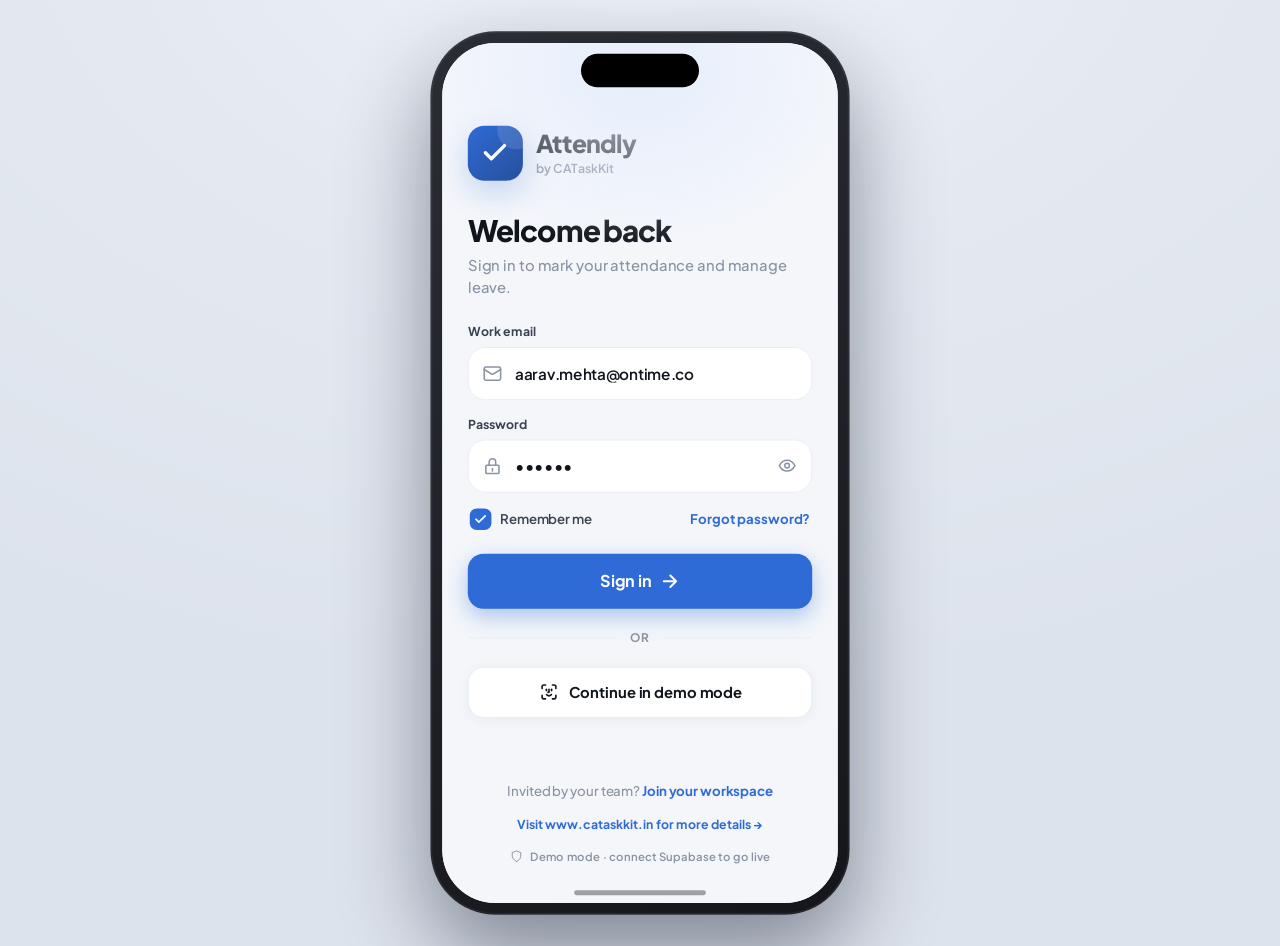
<file: demo/index.html>
<!DOCTYPE html>
<html lang="en">
  <head>
    <meta charset="UTF-8" />
    <meta
      name="viewport"
      content="width=device-width, initial-scale=1.0, viewport-fit=cover, maximum-scale=1.0, user-scalable=no"
    />
    <meta name="theme-color" content="#f4f6fa" />
    <meta name="mobile-web-app-capable" content="yes" />
    <style>
      /* Paint the app's light background immediately so cold start shows no
         white/dark flash before the JS bundle mounts. */
      html, body { margin: 0; background: #f4f6fa; }
    </style>
    <meta name="apple-mobile-web-app-capable" content="yes" />
    <meta name="apple-mobile-web-app-status-bar-style" content="default" />
    <title>Attendly — HR & Attendance</title>
    <link rel="preconnect" href="https://fonts.googleapis.com" />
    <link rel="preconnect" href="https://fonts.gstatic.com" crossorigin />
    <link
      href="https://fonts.googleapis.com/css2?family=Plus+Jakarta+Sans:wght@400;500;600;700;800&family=IBM+Plex+Mono:wght@400;500;600;700&display=swap"
      rel="stylesheet"
    />
    <script type="module" crossorigin src="/demo/assets/index-CcW_dqlv.js"></script>
    <link rel="stylesheet" crossorigin href="/demo/assets/index-jxfwkpyT.css">
  </head>
  <body>
    <div id="root"></div>
  </body>
</html>
</file>
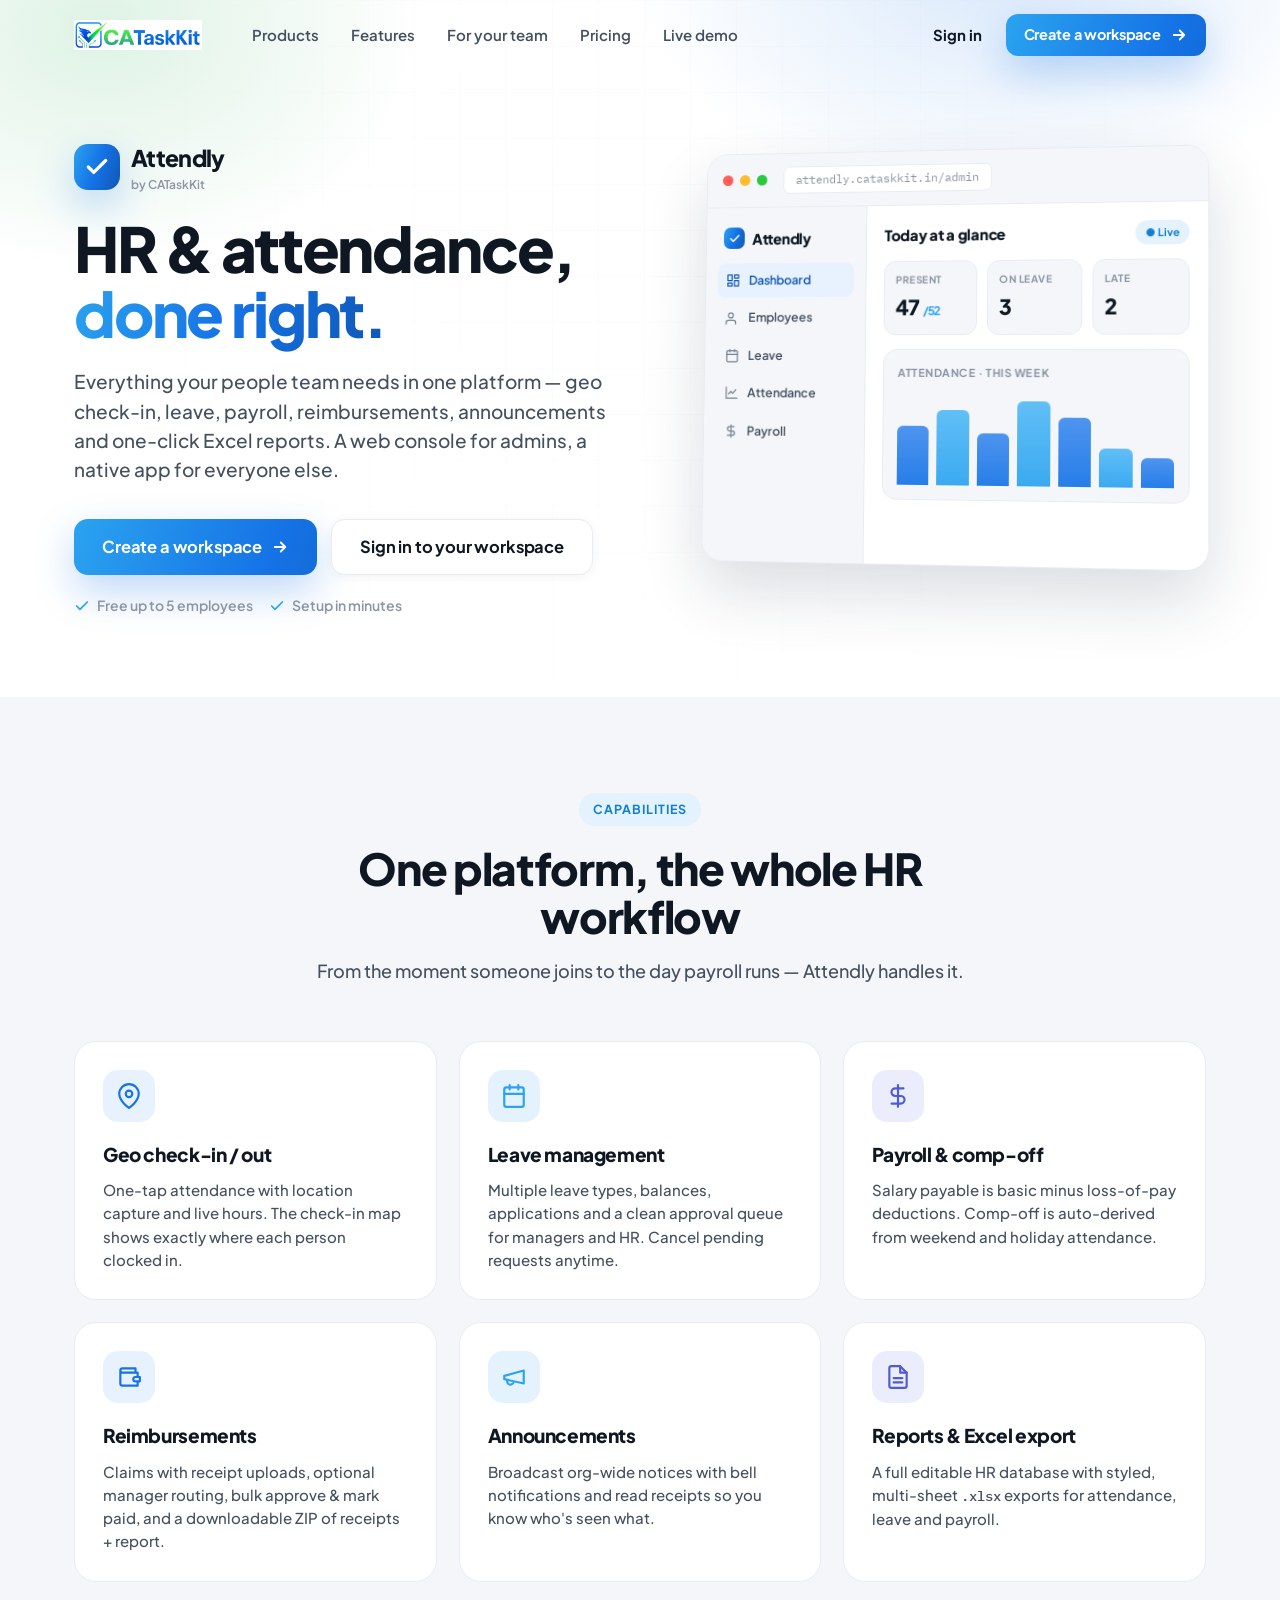
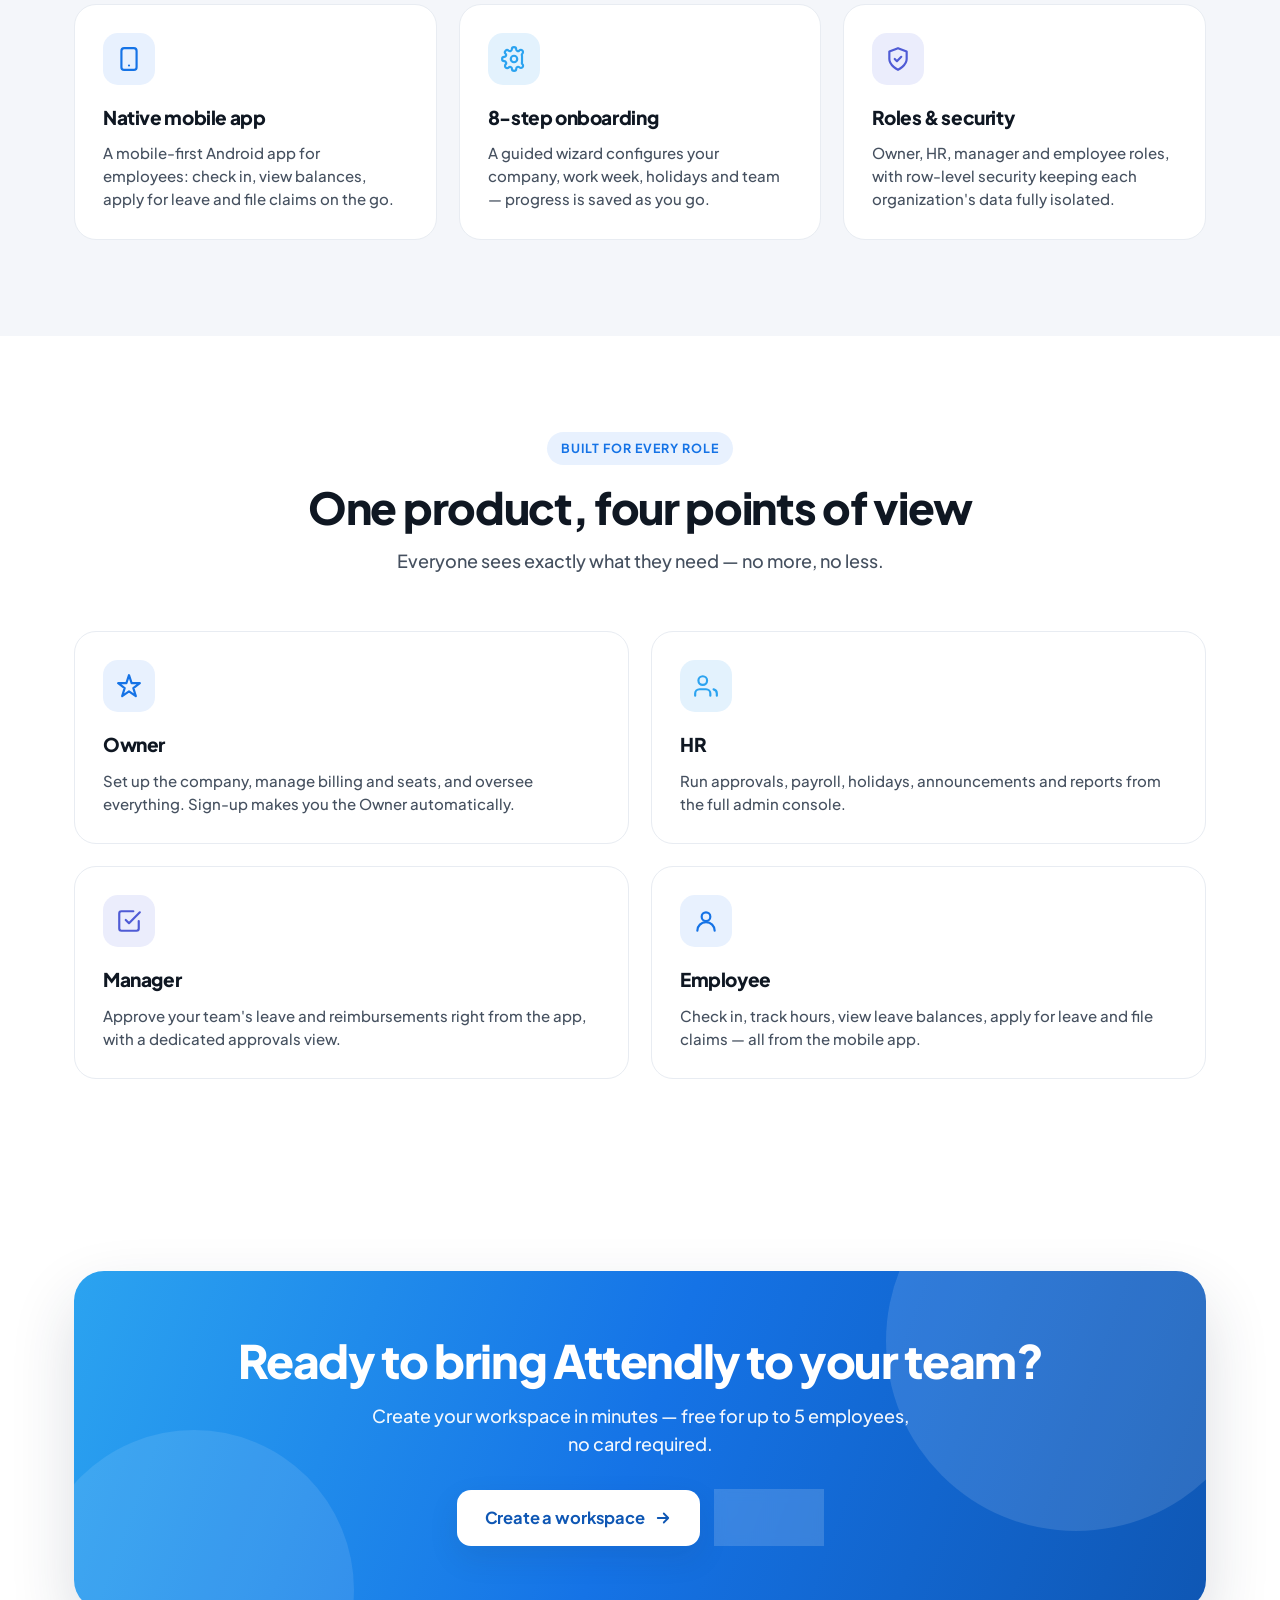
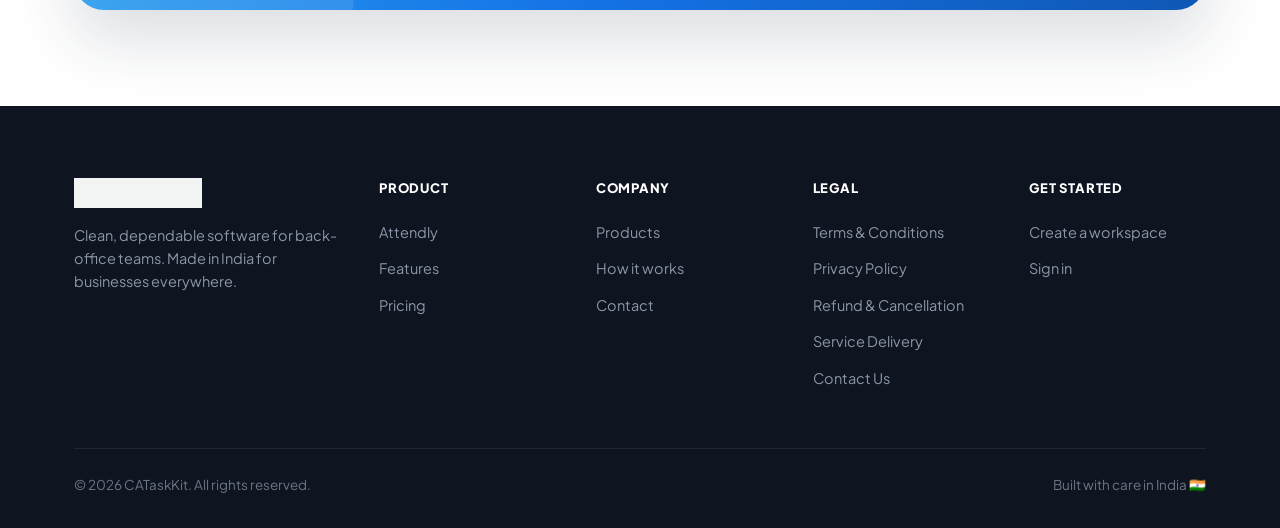
<file: attendly.html>
<!DOCTYPE html>
<html lang="en">
<head>
  <meta charset="UTF-8" />
  <meta name="viewport" content="width=device-width, initial-scale=1.0" />
  <title>Attendly — HR &amp; attendance by CATaskKit</title>
  <meta name="description" content="Attendly is a complete HR & attendance platform: geo check-in, leave, payroll, reimbursements, announcements and Excel reports. Web admin + native mobile app. Free for up to 5." />
  <meta name="theme-color" content="#1573e6" />

  <meta property="og:type" content="website" />
  <meta property="og:title" content="Attendly — HR & attendance by CATaskKit" />
  <meta property="og:description" content="Attendance, leave, payroll & reimbursements in one place. Free for teams up to 5." />
  <meta property="og:url" content="https://www.cataskkit.in/attendly.html" />
  <meta property="og:image" content="https://www.cataskkit.in/assets/cataskkit-logo.png" />

  <link rel="icon" type="image/png" href="assets/cataskkit-logo.png" />
  <link rel="canonical" href="https://www.cataskkit.in/attendly.html" />

  <link rel="preconnect" href="https://fonts.googleapis.com" />
  <link rel="preconnect" href="https://fonts.gstatic.com" crossorigin />
  <link href="https://fonts.googleapis.com/css2?family=Plus+Jakarta+Sans:wght@400;500;600;700;800&family=IBM+Plex+Mono:wght@400;500;600&display=swap" rel="stylesheet" />
  <link rel="stylesheet" href="css/styles.css" />
</head>
<body>

  <!-- NAV -->
  <header class="nav" id="nav">
    <div class="nav__inner">
      <a href="index.html" class="brand" aria-label="CATaskKit home">
        <img src="assets/cataskkit-logo.png" alt="CATaskKit" />
      </a>
      <nav class="nav__links">
        <a href="index.html#products">Products</a>
        <a href="#capabilities">Features</a>
        <a href="#roles">For your team</a>
        <a href="index.html#pricing">Pricing</a>
        <a href="demo.html">Live demo</a>
      </nav>
      <div class="nav__cta">
        <a class="nav__signin" href="https://attendly.cataskkit.in/" target="_blank" rel="noopener">Sign in</a>
        <a class="btn btn--grad btn--sm" href="https://attendly.cataskkit.in/?signup=1" target="_blank" rel="noopener">
          Create a workspace
          <svg viewBox="0 0 24 24" fill="none" stroke="currentColor" stroke-width="2.4" stroke-linecap="round" stroke-linejoin="round"><path d="M5 12h14M13 6l6 6-6 6"/></svg>
        </a>
        <button class="nav__burger" id="burger" aria-label="Menu"><span></span></button>
      </div>
    </div>
  </header>
  <div class="mobile-menu" id="mobileMenu">
    <a href="index.html#products">Products</a>
    <a href="#capabilities">Features</a>
    <a href="#roles">For your team</a>
    <a href="index.html#pricing">Pricing</a>
    <a href="demo.html">Live demo</a>
    <a class="btn btn--ghost" href="https://attendly.cataskkit.in/" target="_blank" rel="noopener">Sign in</a>
    <a class="btn btn--grad" href="https://attendly.cataskkit.in/?signup=1" target="_blank" rel="noopener">Create a workspace</a>
  </div>

  <!-- HERO -->
  <section class="hero">
    <div class="hero__bg"></div>
    <div class="hero__grid-overlay"></div>
    <div class="wrap hero__inner">
      <div class="hero__copy">
        <div class="product-card__logo reveal" style="margin-bottom:6px">
          <span class="mk"><svg viewBox="0 0 24 24" fill="none" stroke="currentColor" stroke-width="3" stroke-linecap="round" stroke-linejoin="round"><path d="M20 6 9 17l-5-5"/></svg></span>
          <div><b>Attendly</b><small>by CATaskKit</small></div>
        </div>
        <h1 class="reveal d1">HR &amp; attendance, <span class="grad-text">done right.</span></h1>
        <p class="hero__sub reveal d2">Everything your people team needs in one platform — geo check-in, leave, payroll, reimbursements, announcements and one-click Excel reports. A web console for admins, a native app for everyone else.</p>
        <div class="hero__cta reveal d3">
          <a class="btn btn--grad btn--lg" href="https://attendly.cataskkit.in/?signup=1" target="_blank" rel="noopener">
            Create a workspace
            <svg viewBox="0 0 24 24" fill="none" stroke="currentColor" stroke-width="2.4" stroke-linecap="round" stroke-linejoin="round"><path d="M5 12h14M13 6l6 6-6 6"/></svg>
          </a>
          <a class="btn btn--ghost btn--lg" href="https://attendly.cataskkit.in/" target="_blank" rel="noopener">Sign in to your workspace</a>
        </div>
        <div class="hero__note reveal d4">
          <span class="dot"><svg viewBox="0 0 24 24" fill="none" stroke="currentColor" stroke-width="2.6" stroke-linecap="round" stroke-linejoin="round"><path d="M20 6 9 17l-5-5"/></svg> Free up to 5 employees</span>
          <span class="dot"><svg viewBox="0 0 24 24" fill="none" stroke="currentColor" stroke-width="2.6" stroke-linecap="round" stroke-linejoin="round"><path d="M20 6 9 17l-5-5"/></svg> Setup in minutes</span>
        </div>
      </div>

      <div class="hero__visual reveal d2">
        <div class="dash float">
          <div class="dash__bar"><i></i><i></i><i></i><span class="url">attendly.cataskkit.in/admin</span></div>
          <div class="dash__body">
            <aside class="dash__side">
              <div class="dash__logo"><span class="mk"><svg viewBox="0 0 24 24" fill="none" stroke="currentColor" stroke-width="3" stroke-linecap="round" stroke-linejoin="round"><path d="M20 6 9 17l-5-5"/></svg></span>Attendly</div>
              <nav class="dash__nav">
                <div class="on"><svg viewBox="0 0 24 24" fill="none" stroke="currentColor" stroke-width="2" stroke-linecap="round" stroke-linejoin="round"><rect x="3" y="3" width="7" height="9"/><rect x="14" y="3" width="7" height="5"/><rect x="14" y="12" width="7" height="9"/><rect x="3" y="16" width="7" height="5"/></svg>Dashboard</div>
                <div><svg viewBox="0 0 24 24" fill="none" stroke="currentColor" stroke-width="2" stroke-linecap="round" stroke-linejoin="round"><path d="M17 21v-2a4 4 0 0 0-4-4H5a4 4 0 0 0-4 4v2"/><circle cx="9" cy="7" r="4"/></svg>Employees</div>
                <div><svg viewBox="0 0 24 24" fill="none" stroke="currentColor" stroke-width="2" stroke-linecap="round" stroke-linejoin="round"><rect x="3" y="4" width="18" height="18" rx="2"/><path d="M16 2v4M8 2v4M3 10h18"/></svg>Leave</div>
                <div><svg viewBox="0 0 24 24" fill="none" stroke="currentColor" stroke-width="2" stroke-linecap="round" stroke-linejoin="round"><path d="M3 3v18h18M7 14l4-4 3 3 5-6"/></svg>Attendance</div>
                <div><svg viewBox="0 0 24 24" fill="none" stroke="currentColor" stroke-width="2" stroke-linecap="round" stroke-linejoin="round"><path d="M12 2v20M17 5H9.5a3.5 3.5 0 0 0 0 7h5a3.5 3.5 0 0 1 0 7H6"/></svg>Payroll</div>
              </nav>
            </aside>
            <main class="dash__main">
              <div class="dash__h"><h4>Today at a glance</h4><span class="pill">● Live</span></div>
              <div class="kpis">
                <div class="kpi"><div class="lbl">Present</div><div class="val">47<span>/52</span></div></div>
                <div class="kpi"><div class="lbl">On leave</div><div class="val">3</div></div>
                <div class="kpi"><div class="lbl">Late</div><div class="val">2</div></div>
              </div>
              <div class="chart">
                <div class="lbl" style="font-size:11px;font-weight:700;color:var(--ink-3);text-transform:uppercase;letter-spacing:.05em">Attendance · this week</div>
                <div class="row"><b style="height:62%"></b><b style="height:78%"></b><b style="height:54%"></b><b style="height:88%"></b><b style="height:71%"></b><b style="height:40%"></b><b style="height:30%"></b></div>
              </div>
            </main>
          </div>
        </div>
      </div>
    </div>
  </section>

  <!-- CAPABILITIES -->
  <section class="section" id="capabilities" style="background:var(--bg-2)">
    <div class="wrap">
      <div class="section-head reveal">
        <span class="eyebrow sky">Capabilities</span>
        <h2>One platform, the whole HR workflow</h2>
        <p>From the moment someone joins to the day payroll runs — Attendly handles it.</p>
      </div>
      <div class="features">
        <div class="feature reveal"><div class="feature__ic"><svg viewBox="0 0 24 24" fill="none" stroke="currentColor" stroke-width="2" stroke-linecap="round" stroke-linejoin="round"><path d="M21 10c0 7-9 13-9 13s-9-6-9-13a9 9 0 0 1 18 0z"/><circle cx="12" cy="10" r="3"/></svg></div><h3>Geo check-in / out</h3><p>One-tap attendance with location capture and live hours. The check-in map shows exactly where each person clocked in.</p></div>
        <div class="feature reveal d1"><div class="feature__ic"><svg viewBox="0 0 24 24" fill="none" stroke="currentColor" stroke-width="2" stroke-linecap="round" stroke-linejoin="round"><rect x="3" y="4" width="18" height="18" rx="2"/><path d="M16 2v4M8 2v4M3 10h18"/></svg></div><h3>Leave management</h3><p>Multiple leave types, balances, applications and a clean approval queue for managers and HR. Cancel pending requests anytime.</p></div>
        <div class="feature reveal d2"><div class="feature__ic"><svg viewBox="0 0 24 24" fill="none" stroke="currentColor" stroke-width="2" stroke-linecap="round" stroke-linejoin="round"><path d="M12 2v20M17 5H9.5a3.5 3.5 0 0 0 0 7h5a3.5 3.5 0 0 1 0 7H6"/></svg></div><h3>Payroll &amp; comp-off</h3><p>Salary payable is basic minus loss-of-pay deductions. Comp-off is auto-derived from weekend and holiday attendance.</p></div>
        <div class="feature reveal"><div class="feature__ic"><svg viewBox="0 0 24 24" fill="none" stroke="currentColor" stroke-width="2" stroke-linecap="round" stroke-linejoin="round"><path d="M20 12V8H6a2 2 0 0 1-2-2c0-1.1.9-2 2-2h12v4M4 6v12a2 2 0 0 0 2 2h14v-4M18 12a2 2 0 0 0 0 4h4v-4z"/></svg></div><h3>Reimbursements</h3><p>Claims with receipt uploads, optional manager routing, bulk approve &amp; mark paid, and a downloadable ZIP of receipts + report.</p></div>
        <div class="feature reveal d1"><div class="feature__ic"><svg viewBox="0 0 24 24" fill="none" stroke="currentColor" stroke-width="2" stroke-linecap="round" stroke-linejoin="round"><path d="M3 11l18-5v12L3 14v-3zM11.6 16.8a3 3 0 1 1-5.8-1.6"/></svg></div><h3>Announcements</h3><p>Broadcast org-wide notices with bell notifications and read receipts so you know who's seen what.</p></div>
        <div class="feature reveal d2"><div class="feature__ic"><svg viewBox="0 0 24 24" fill="none" stroke="currentColor" stroke-width="2" stroke-linecap="round" stroke-linejoin="round"><path d="M14 2H6a2 2 0 0 0-2 2v16a2 2 0 0 0 2 2h12a2 2 0 0 0 2-2V8z"/><path d="M14 2v6h6M8 13h8M8 17h8"/></svg></div><h3>Reports &amp; Excel export</h3><p>A full editable HR database with styled, multi-sheet <code style="font-family:var(--mono);font-size:.9em">.xlsx</code> exports for attendance, leave and payroll.</p></div>
        <div class="feature reveal"><div class="feature__ic"><svg viewBox="0 0 24 24" fill="none" stroke="currentColor" stroke-width="2" stroke-linecap="round" stroke-linejoin="round"><rect x="5" y="2" width="14" height="20" rx="2.5"/><path d="M12 18h.01"/></svg></div><h3>Native mobile app</h3><p>A mobile-first Android app for employees: check in, view balances, apply for leave and file claims on the go.</p></div>
        <div class="feature reveal d1"><div class="feature__ic"><svg viewBox="0 0 24 24" fill="none" stroke="currentColor" stroke-width="2" stroke-linecap="round" stroke-linejoin="round"><circle cx="12" cy="12" r="3"/><path d="M19.4 15a1.65 1.65 0 0 0 .33 1.82l.06.06a2 2 0 1 1-2.83 2.83l-.06-.06a1.65 1.65 0 0 0-1.82-.33 1.65 1.65 0 0 0-1 1.51V21a2 2 0 0 1-4 0v-.09A1.65 1.65 0 0 0 9 19.4a1.65 1.65 0 0 0-1.82.33l-.06.06a2 2 0 1 1-2.83-2.83l.06-.06A1.65 1.65 0 0 0 4.6 15a1.65 1.65 0 0 0-1.51-1H3a2 2 0 0 1 0-4h.09A1.65 1.65 0 0 0 4.6 9a1.65 1.65 0 0 0-.33-1.82l-.06-.06a2 2 0 1 1 2.83-2.83l.06.06A1.65 1.65 0 0 0 9 4.6a1.65 1.65 0 0 0 1-1.51V3a2 2 0 0 1 4 0v.09a1.65 1.65 0 0 0 1 1.51 1.65 1.65 0 0 0 1.82-.33l.06-.06a2 2 0 1 1 2.83 2.83l-.06.06A1.65 1.65 0 0 0 19.4 9z"/></svg></div><h3>8-step onboarding</h3><p>A guided wizard configures your company, work week, holidays and team — progress is saved as you go.</p></div>
        <div class="feature reveal d2"><div class="feature__ic"><svg viewBox="0 0 24 24" fill="none" stroke="currentColor" stroke-width="2" stroke-linecap="round" stroke-linejoin="round"><path d="M12 22s8-4 8-10V5l-8-3-8 3v7c0 6 8 10 8 10z"/><path d="M9 12l2 2 4-4"/></svg></div><h3>Roles &amp; security</h3><p>Owner, HR, manager and employee roles, with row-level security keeping each organization's data fully isolated.</p></div>
      </div>
    </div>
  </section>

  <!-- ROLES -->
  <section class="section" id="roles">
    <div class="wrap">
      <div class="section-head reveal">
        <span class="eyebrow">Built for every role</span>
        <h2>One product, four points of view</h2>
        <p>Everyone sees exactly what they need — no more, no less.</p>
      </div>
      <div class="features" style="grid-template-columns:repeat(2,1fr)">
        <div class="feature reveal"><div class="feature__ic"><svg viewBox="0 0 24 24" fill="none" stroke="currentColor" stroke-width="2" stroke-linecap="round" stroke-linejoin="round"><path d="m12 2 2.4 7.4H22l-6 4.6 2.3 7.4L12 17l-6.3 4.4L8 14 2 9.4h7.6z"/></svg></div><h3>Owner</h3><p>Set up the company, manage billing and seats, and oversee everything. Sign-up makes you the Owner automatically.</p></div>
        <div class="feature reveal d1"><div class="feature__ic"><svg viewBox="0 0 24 24" fill="none" stroke="currentColor" stroke-width="2" stroke-linecap="round" stroke-linejoin="round"><path d="M16 21v-2a4 4 0 0 0-4-4H6a4 4 0 0 0-4 4v2"/><circle cx="9" cy="7" r="4"/><path d="M22 21v-2a4 4 0 0 0-3-3.87"/></svg></div><h3>HR</h3><p>Run approvals, payroll, holidays, announcements and reports from the full admin console.</p></div>
        <div class="feature reveal d2"><div class="feature__ic"><svg viewBox="0 0 24 24" fill="none" stroke="currentColor" stroke-width="2" stroke-linecap="round" stroke-linejoin="round"><path d="M9 11l3 3L22 4M21 12v7a2 2 0 0 1-2 2H5a2 2 0 0 1-2-2V5a2 2 0 0 1 2-2h11"/></svg></div><h3>Manager</h3><p>Approve your team's leave and reimbursements right from the app, with a dedicated approvals view.</p></div>
        <div class="feature reveal d3"><div class="feature__ic"><svg viewBox="0 0 24 24" fill="none" stroke="currentColor" stroke-width="2" stroke-linecap="round" stroke-linejoin="round"><circle cx="12" cy="8" r="4"/><path d="M4 21a8 8 0 0 1 16 0"/></svg></div><h3>Employee</h3><p>Check in, track hours, view leave balances, apply for leave and file claims — all from the mobile app.</p></div>
      </div>
    </div>
  </section>

  <!-- CTA -->
  <section class="section">
    <div class="wrap">
      <div class="cta-banner reveal">
        <h2>Ready to bring Attendly to your team?</h2>
        <p>Create your workspace in minutes — free for up to 5 employees, no card required.</p>
        <div class="btns">
          <a class="btn btn--white btn--lg" href="https://attendly.cataskkit.in/?signup=1" target="_blank" rel="noopener">
            Create a workspace
            <svg viewBox="0 0 24 24" fill="none" stroke="currentColor" stroke-width="2.4" stroke-linecap="round" stroke-linejoin="round"><path d="M5 12h14M13 6l6 6-6 6"/></svg>
          </a>
          <a class="btn btn--light btn--lg" href="https://attendly.cataskkit.in/" target="_blank" rel="noopener">Sign in</a>
        </div>
      </div>
    </div>
  </section>

  <!-- FOOTER -->
  <footer class="footer">
    <div class="wrap">
      <div class="footer__top">
        <div class="footer__brand">
          <img src="assets/cataskkit-logo.png" alt="CATaskKit" />
          <p>Clean, dependable software for back-office teams. Made in India for businesses everywhere.</p>
        </div>
        <div class="footer__col">
          <h5>Product</h5>
          <a href="attendly.html">Attendly</a>
          <a href="#capabilities">Features</a>
          <a href="index.html#pricing">Pricing</a>
        </div>
        <div class="footer__col">
          <h5>Company</h5>
          <a href="index.html#products">Products</a>
          <a href="index.html#how">How it works</a>
          <a href="mailto:info@cataskkit.com">Contact</a>
        </div>
        <div class="footer__col">
          <h5>Legal</h5>
          <a href="terms.html">Terms &amp; Conditions</a>
          <a href="privacy.html">Privacy Policy</a>
          <a href="refund.html">Refund &amp; Cancellation</a>
          <a href="shipping.html">Service Delivery</a>
          <a href="contact.html">Contact Us</a>
        </div>
        <div class="footer__col">
          <h5>Get started</h5>
          <a href="https://attendly.cataskkit.in/?signup=1" target="_blank" rel="noopener">Create a workspace</a>
          <a href="https://attendly.cataskkit.in/" target="_blank" rel="noopener">Sign in</a>
        </div>
      </div>
      <div class="footer__bottom">
        <div>© <span id="year">2026</span> CATaskKit. All rights reserved.</div>
        <div class="made">Built with care in India 🇮🇳</div>
      </div>
    </div>
  </footer>

  <script src="js/main.js"></script>
</body>
</html>
</file>
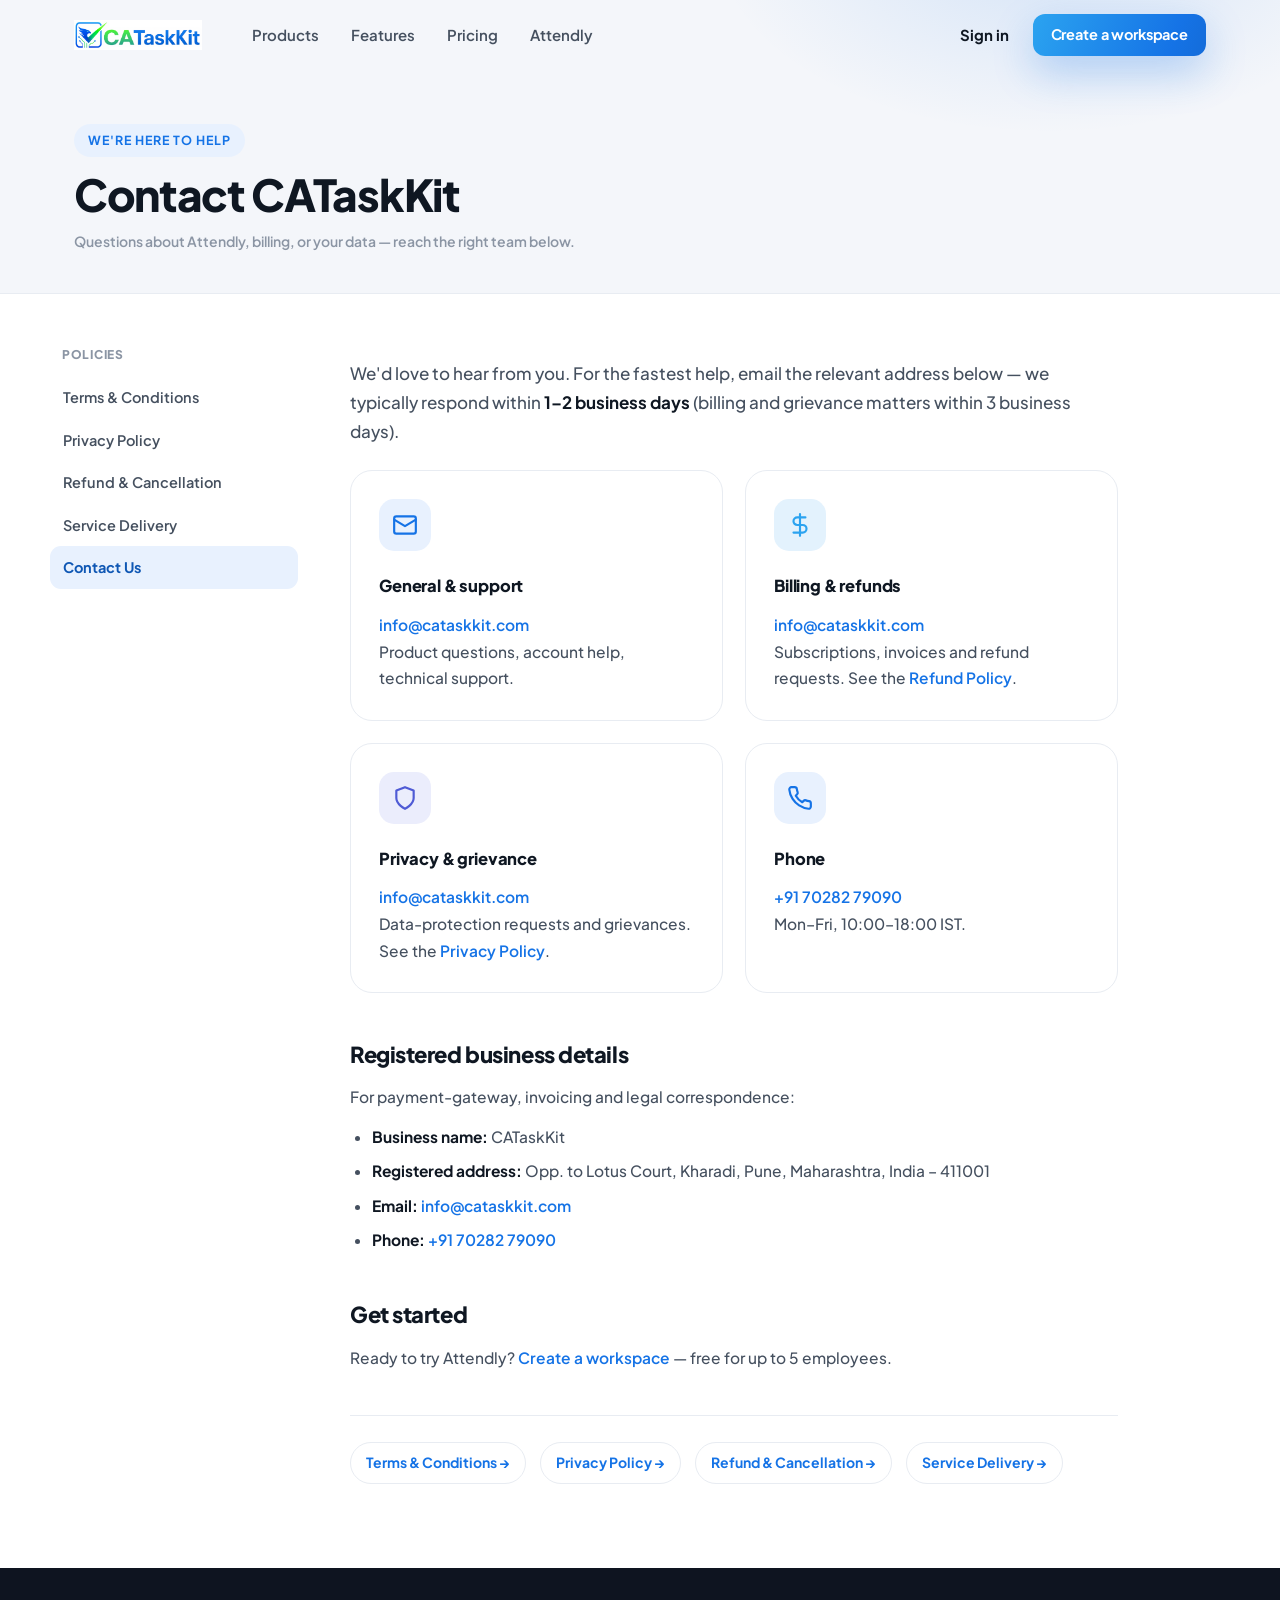
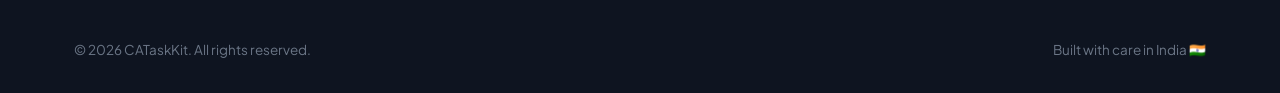
<file: contact.html>
<!DOCTYPE html>
<html lang="en">
<head>
  <meta charset="UTF-8" />
  <meta name="viewport" content="width=device-width, initial-scale=1.0" />
  <title>Contact Us — CATaskKit</title>
  <meta name="description" content="Get in touch with CATaskKit — support, billing and grievance contacts for the Attendly platform." />
  <meta name="theme-color" content="#1573e6" />
  <link rel="icon" type="image/png" href="assets/cataskkit-logo.png" />
  <link rel="canonical" href="https://www.cataskkit.in/contact.html" />
  <link rel="preconnect" href="https://fonts.googleapis.com" />
  <link rel="preconnect" href="https://fonts.gstatic.com" crossorigin />
  <link href="https://fonts.googleapis.com/css2?family=Plus+Jakarta+Sans:wght@400;500;600;700;800&family=IBM+Plex+Mono:wght@400;500;600&display=swap" rel="stylesheet" />
  <link rel="stylesheet" href="css/styles.css" />
</head>
<body>

  <header class="nav scrolled" id="nav">
    <div class="nav__inner">
      <a href="index.html" class="brand" aria-label="CATaskKit home"><img src="assets/cataskkit-logo.png" alt="CATaskKit" /></a>
      <nav class="nav__links">
        <a href="index.html#products">Products</a>
        <a href="index.html#features">Features</a>
        <a href="index.html#pricing">Pricing</a>
        <a href="attendly.html">Attendly</a>
      </nav>
      <div class="nav__cta">
        <a class="nav__signin" href="https://attendly.cataskkit.in/" target="_blank" rel="noopener">Sign in</a>
        <a class="btn btn--grad btn--sm" href="https://attendly.cataskkit.in/?signup=1" target="_blank" rel="noopener">Create a workspace</a>
        <button class="nav__burger" id="burger" aria-label="Menu"><span></span></button>
      </div>
    </div>
  </header>
  <div class="mobile-menu" id="mobileMenu">
    <a href="index.html#products">Products</a>
    <a href="index.html#features">Features</a>
    <a href="index.html#pricing">Pricing</a>
    <a href="attendly.html">Attendly</a>
    <a class="btn btn--ghost" href="https://attendly.cataskkit.in/" target="_blank" rel="noopener">Sign in</a>
    <a class="btn btn--grad" href="https://attendly.cataskkit.in/?signup=1" target="_blank" rel="noopener">Create a workspace</a>
  </div>

  <section class="legal-hero">
    <div class="legal-hero__bg"></div>
    <div class="wrap">
      <span class="eyebrow">We're here to help</span>
      <h1>Contact CATaskKit</h1>
      <div class="updated">Questions about Attendly, billing, or your data — reach the right team below.</div>
    </div>
  </section>

  <div class="wrap legal-wrap">
    <aside class="legal-nav">
      <h5>Policies</h5>
      <a href="terms.html">Terms &amp; Conditions</a>
      <a href="privacy.html">Privacy Policy</a>
      <a href="refund.html">Refund &amp; Cancellation</a>
      <a href="shipping.html">Service Delivery</a>
      <a href="contact.html" class="active">Contact Us</a>
    </aside>

    <main class="legal-content">
      <p>We'd love to hear from you. For the fastest help, email the relevant address below — we typically respond within <strong>1–2 business days</strong> (billing and grievance matters within 3 business days).</p>

      <div class="features" style="grid-template-columns:1fr 1fr; margin-top:24px">
        <div class="feature">
          <div class="feature__ic"><svg viewBox="0 0 24 24" fill="none" stroke="currentColor" stroke-width="2" stroke-linecap="round" stroke-linejoin="round"><rect x="2" y="4" width="20" height="16" rx="2"/><path d="m22 7-10 6L2 7"/></svg></div>
          <h3>General &amp; support</h3>
          <p><a href="mailto:info@cataskkit.com">info@cataskkit.com</a><br>Product questions, account help, technical support.</p>
        </div>
        <div class="feature">
          <div class="feature__ic"><svg viewBox="0 0 24 24" fill="none" stroke="currentColor" stroke-width="2" stroke-linecap="round" stroke-linejoin="round"><path d="M12 2v20M17 5H9.5a3.5 3.5 0 0 0 0 7h5a3.5 3.5 0 0 1 0 7H6"/></svg></div>
          <h3>Billing &amp; refunds</h3>
          <p><a href="mailto:info@cataskkit.com">info@cataskkit.com</a><br>Subscriptions, invoices and refund requests. See the <a href="refund.html">Refund Policy</a>.</p>
        </div>
        <div class="feature">
          <div class="feature__ic"><svg viewBox="0 0 24 24" fill="none" stroke="currentColor" stroke-width="2" stroke-linecap="round" stroke-linejoin="round"><path d="M12 22s8-4 8-10V5l-8-3-8 3v7c0 6 8 10 8 10z"/></svg></div>
          <h3>Privacy &amp; grievance</h3>
          <p><a href="mailto:info@cataskkit.com">info@cataskkit.com</a><br>Data-protection requests and grievances. See the <a href="privacy.html">Privacy Policy</a>.</p>
        </div>
        <div class="feature">
          <div class="feature__ic"><svg viewBox="0 0 24 24" fill="none" stroke="currentColor" stroke-width="2" stroke-linecap="round" stroke-linejoin="round"><path d="M22 16.92v3a2 2 0 0 1-2.18 2 19.79 19.79 0 0 1-8.63-3.07 19.5 19.5 0 0 1-6-6 19.79 19.79 0 0 1-3.07-8.67A2 2 0 0 1 4.11 2h3a2 2 0 0 1 2 1.72c.13.96.36 1.9.7 2.81a2 2 0 0 1-.45 2.11L8.09 9.91a16 16 0 0 0 6 6l1.27-1.27a2 2 0 0 1 2.11-.45c.91.34 1.85.57 2.81.7A2 2 0 0 1 22 16.92z"/></svg></div>
          <h3>Phone</h3>
          <p><a href="tel:+917028279090">+91 70282 79090</a><br>Mon–Fri, 10:00–18:00 IST.</p>
        </div>
      </div>

      <h2>Registered business details</h2>
      <p>For payment-gateway, invoicing and legal correspondence:</p>
      <ul>
        <li><strong>Business name:</strong> CATaskKit</li>
        <li><strong>Registered address:</strong> Opp. to Lotus Court, Kharadi, Pune, Maharashtra, India – 411001</li>
        <li><strong>Email:</strong> <a href="mailto:info@cataskkit.com">info@cataskkit.com</a></li>
        <li><strong>Phone:</strong> <a href="tel:+917028279090">+91 70282 79090</a></li>
      </ul>

      <h2>Get started</h2>
      <p>Ready to try Attendly? <a href="https://attendly.cataskkit.in/?signup=1" target="_blank" rel="noopener">Create a workspace</a> — free for up to 5 employees.</p>

      <div class="legal-related">
        <a href="terms.html">Terms &amp; Conditions →</a>
        <a href="privacy.html">Privacy Policy →</a>
        <a href="refund.html">Refund &amp; Cancellation →</a>
        <a href="shipping.html">Service Delivery →</a>
      </div>
    </main>
  </div>

  <footer class="footer">
    <div class="wrap">
      <div class="footer__bottom" style="margin-top:0;border-top:none;padding-top:0">
        <div>© <span id="year">2026</span> CATaskKit. All rights reserved.</div>
        <div class="made">Built with care in India 🇮🇳</div>
      </div>
    </div>
  </footer>

  <script src="js/main.js"></script>
</body>
</html>
</file>
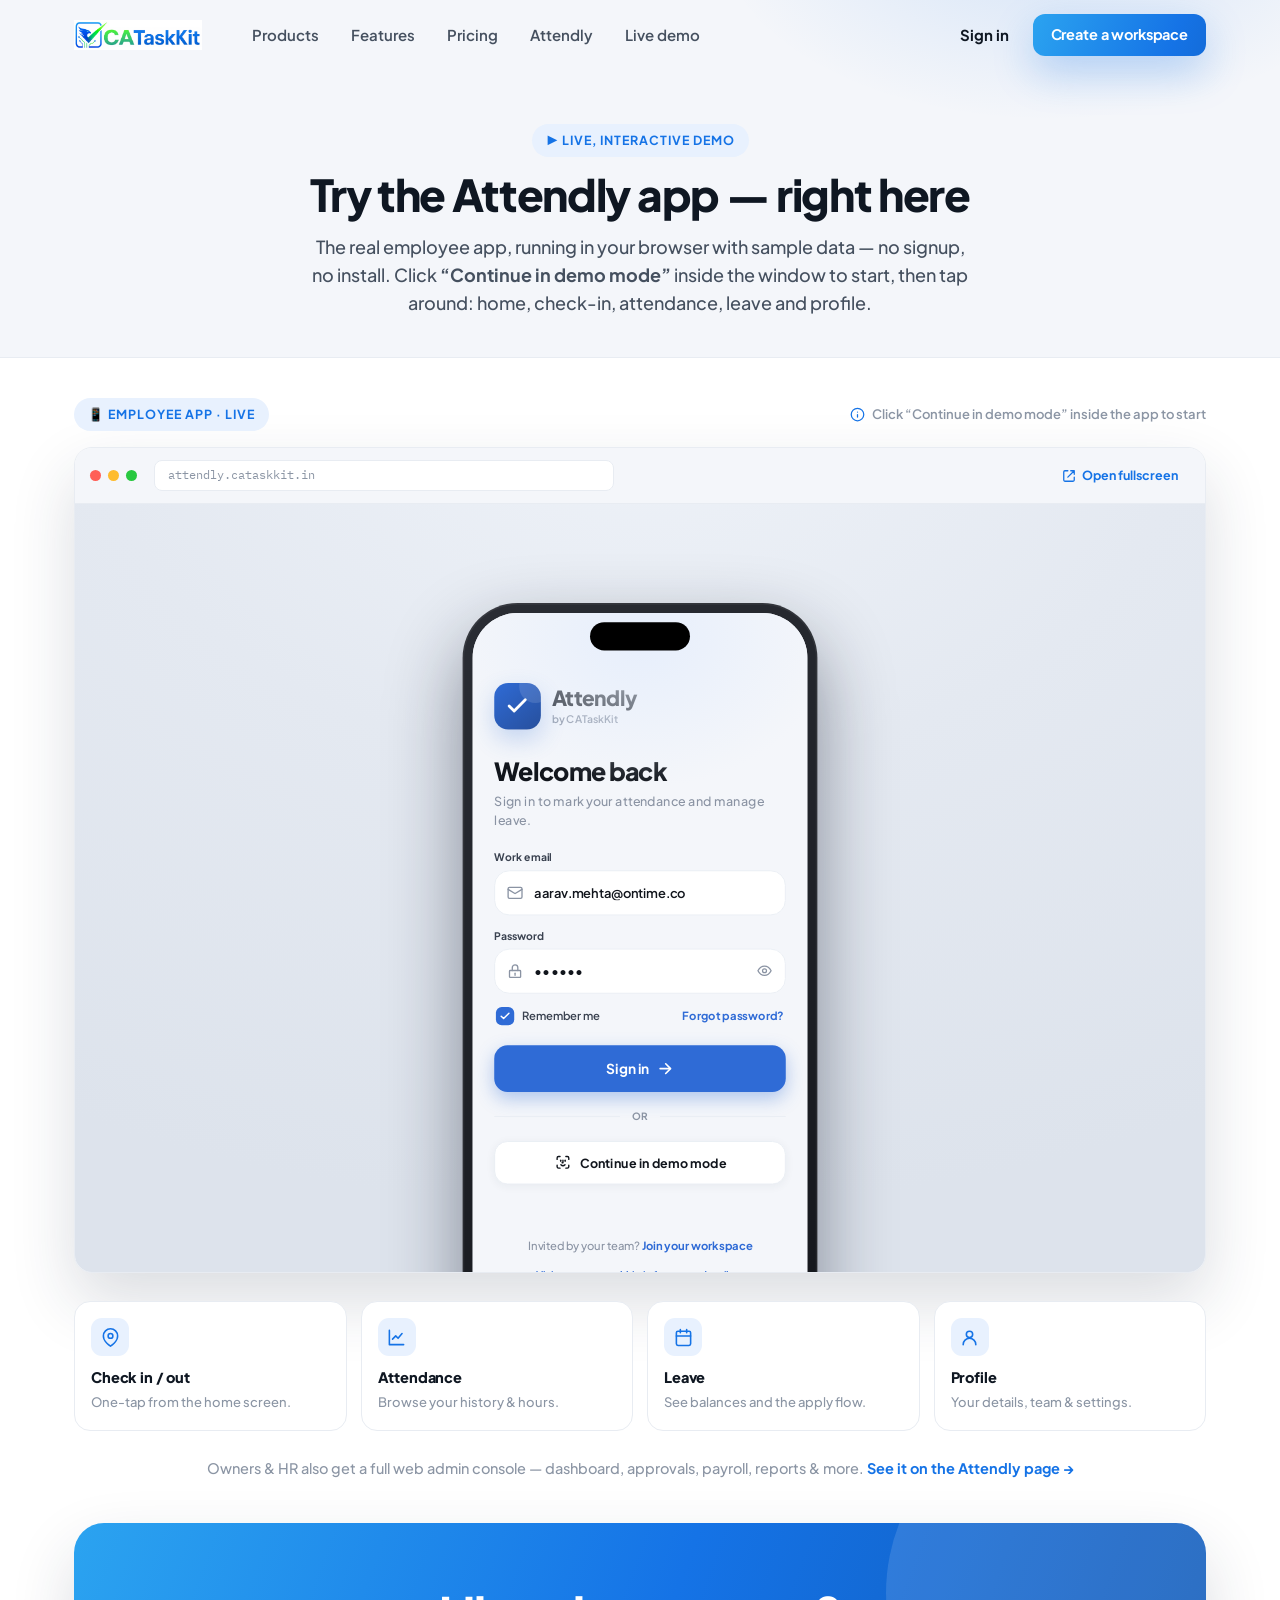
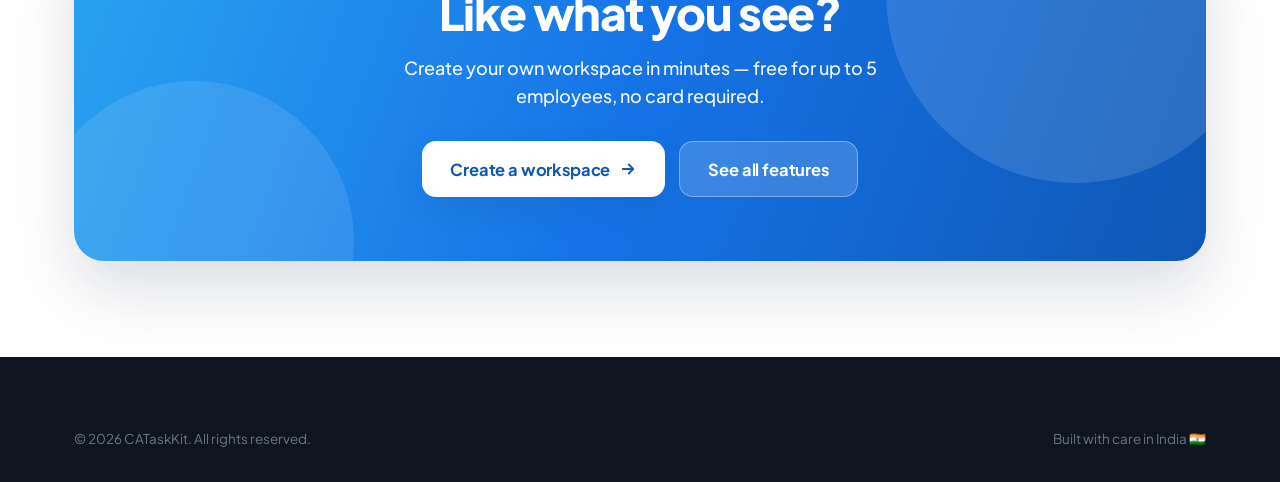
<file: demo.html>
<!DOCTYPE html>
<html lang="en">
<head>
  <meta charset="UTF-8" />
  <meta name="viewport" content="width=device-width, initial-scale=1.0" />
  <title>Live Demo — Attendly by CATaskKit</title>
  <meta name="description" content="Try the Attendly employee app live in your browser — no signup, no install. Navigate the real interface with sample data: check-in, attendance, leave and profile." />
  <meta name="theme-color" content="#1573e6" />
  <meta property="og:title" content="Live Demo — Attendly by CATaskKit" />
  <meta property="og:description" content="Try the real Attendly interface in your browser — no signup required." />
  <meta property="og:url" content="https://www.cataskkit.in/demo.html" />
  <meta property="og:image" content="https://www.cataskkit.in/assets/cataskkit-logo.png" />
  <link rel="icon" type="image/png" href="assets/cataskkit-logo.png" />
  <link rel="canonical" href="https://www.cataskkit.in/demo.html" />
  <link rel="preconnect" href="https://fonts.googleapis.com" />
  <link rel="preconnect" href="https://fonts.gstatic.com" crossorigin />
  <link href="https://fonts.googleapis.com/css2?family=Plus+Jakarta+Sans:wght@400;500;600;700;800&family=IBM+Plex+Mono:wght@400;500;600&display=swap" rel="stylesheet" />
  <link rel="stylesheet" href="css/styles.css" />
</head>
<body>

  <header class="nav scrolled" id="nav">
    <div class="nav__inner">
      <a href="index.html" class="brand" aria-label="CATaskKit home"><img src="assets/cataskkit-logo.png" alt="CATaskKit" /></a>
      <nav class="nav__links">
        <a href="index.html#products">Products</a>
        <a href="index.html#features">Features</a>
        <a href="index.html#pricing">Pricing</a>
        <a href="attendly.html">Attendly</a>
        <a href="demo.html">Live demo</a>
      </nav>
      <div class="nav__cta">
        <a class="nav__signin" href="https://attendly.cataskkit.in/" target="_blank" rel="noopener">Sign in</a>
        <a class="btn btn--grad btn--sm" href="https://attendly.cataskkit.in/?signup=1" target="_blank" rel="noopener">Create a workspace</a>
        <button class="nav__burger" id="burger" aria-label="Menu"><span></span></button>
      </div>
    </div>
  </header>
  <div class="mobile-menu" id="mobileMenu">
    <a href="index.html#products">Products</a>
    <a href="index.html#features">Features</a>
    <a href="index.html#pricing">Pricing</a>
    <a href="attendly.html">Attendly</a>
    <a href="demo.html">Live demo</a>
    <a class="btn btn--ghost" href="https://attendly.cataskkit.in/" target="_blank" rel="noopener">Sign in</a>
    <a class="btn btn--grad" href="https://attendly.cataskkit.in/?signup=1" target="_blank" rel="noopener">Create a workspace</a>
  </div>

  <!-- HERO -->
  <section class="legal-hero">
    <div class="legal-hero__bg"></div>
    <div class="wrap" style="text-align:center">
      <span class="eyebrow" style="margin-bottom:14px">▶ Live, interactive demo</span>
      <h1>Try the Attendly app — right here</h1>
      <p style="max-width:660px;margin:14px auto 0;font-size:18px;color:var(--ink-2);font-weight:500;line-height:1.55">
        The real employee app, running in your browser with sample data — no signup, no install. Click <b>“Continue in demo mode”</b> inside the window to start, then tap around: home, check-in, attendance, leave and profile.
      </p>
    </div>
  </section>

  <!-- DEMO STAGE -->
  <section class="section" style="padding-top:40px">
    <div class="wrap">
      <div class="demo-toolbar">
        <span class="eyebrow">📱 Employee app · live</span>
        <span class="demo-hint">
          <svg viewBox="0 0 24 24" fill="none" stroke="currentColor" stroke-width="2" stroke-linecap="round" stroke-linejoin="round"><circle cx="12" cy="12" r="10"/><path d="M12 16v-4M12 8h.01"/></svg>
          Click “Continue in demo mode” inside the app to start
        </span>
      </div>

      <div class="demo-window">
        <div class="demo-window__bar">
          <i></i><i></i><i></i>
          <span class="demo-window__url" id="demoUrl">attendly.cataskkit.in</span>
          <a class="demo-window__open" href="demo/index.html" target="_blank" rel="noopener" title="Open the demo in a new tab">
            <svg viewBox="0 0 24 24" fill="none" stroke="currentColor" stroke-width="2.2" stroke-linecap="round" stroke-linejoin="round"><path d="M15 3h6v6M10 14 21 3M21 14v5a2 2 0 0 1-2 2H5a2 2 0 0 1-2-2V5a2 2 0 0 1 2-2h5"/></svg>
            <span>Open fullscreen</span>
          </a>
        </div>
        <iframe id="demoFrame" class="demo-frame" src="demo/index.html" title="Attendly live demo"
          allow="geolocation; clipboard-write" loading="lazy"></iframe>
      </div>

      <!-- things to try -->
      <div class="demo-try">
        <div class="t">
          <div class="ic"><svg viewBox="0 0 24 24" fill="none" stroke="currentColor" stroke-width="2" stroke-linecap="round" stroke-linejoin="round"><path d="M21 10c0 7-9 13-9 13s-9-6-9-13a9 9 0 0 1 18 0z"/><circle cx="12" cy="10" r="3"/></svg></div>
          <b>Check in / out</b><span>One-tap from the home screen.</span>
        </div>
        <div class="t">
          <div class="ic"><svg viewBox="0 0 24 24" fill="none" stroke="currentColor" stroke-width="2" stroke-linecap="round" stroke-linejoin="round"><path d="M3 3v18h18M7 14l4-4 3 3 5-6"/></svg></div>
          <b>Attendance</b><span>Browse your history &amp; hours.</span>
        </div>
        <div class="t">
          <div class="ic"><svg viewBox="0 0 24 24" fill="none" stroke="currentColor" stroke-width="2" stroke-linecap="round" stroke-linejoin="round"><rect x="3" y="4" width="18" height="18" rx="2"/><path d="M16 2v4M8 2v4M3 10h18"/></svg></div>
          <b>Leave</b><span>See balances and the apply flow.</span>
        </div>
        <div class="t">
          <div class="ic"><svg viewBox="0 0 24 24" fill="none" stroke="currentColor" stroke-width="2" stroke-linecap="round" stroke-linejoin="round"><circle cx="12" cy="8" r="4"/><path d="M4 21a8 8 0 0 1 16 0"/></svg></div>
          <b>Profile</b><span>Your details, team &amp; settings.</span>
        </div>
      </div>

      <p style="text-align:center;margin-top:26px;font-size:14.5px;color:var(--ink-3);font-weight:500">
        Owners &amp; HR also get a full web admin console — dashboard, approvals, payroll, reports &amp; more.
        <a href="attendly.html" style="color:var(--blue);font-weight:700">See it on the Attendly page →</a>
      </p>

      <!-- CTA -->
      <div class="cta-banner reveal" style="margin-top:44px">
        <h2>Like what you see?</h2>
        <p>Create your own workspace in minutes — free for up to 5 employees, no card required.</p>
        <div class="btns">
          <a class="btn btn--white btn--lg" href="https://attendly.cataskkit.in/?signup=1" target="_blank" rel="noopener">
            Create a workspace
            <svg viewBox="0 0 24 24" fill="none" stroke="currentColor" stroke-width="2.4" stroke-linecap="round" stroke-linejoin="round"><path d="M5 12h14M13 6l6 6-6 6"/></svg>
          </a>
          <a class="btn btn--light btn--lg" href="attendly.html">See all features</a>
        </div>
      </div>
    </div>
  </section>

  <!-- FOOTER -->
  <footer class="footer">
    <div class="wrap">
      <div class="footer__bottom" style="margin-top:0;border-top:none;padding-top:0">
        <div>© <span id="year">2026</span> CATaskKit. All rights reserved.</div>
        <div class="made">Built with care in India 🇮🇳</div>
      </div>
    </div>
  </footer>

  <script src="js/main.js"></script>
</body>
</html>
</file>
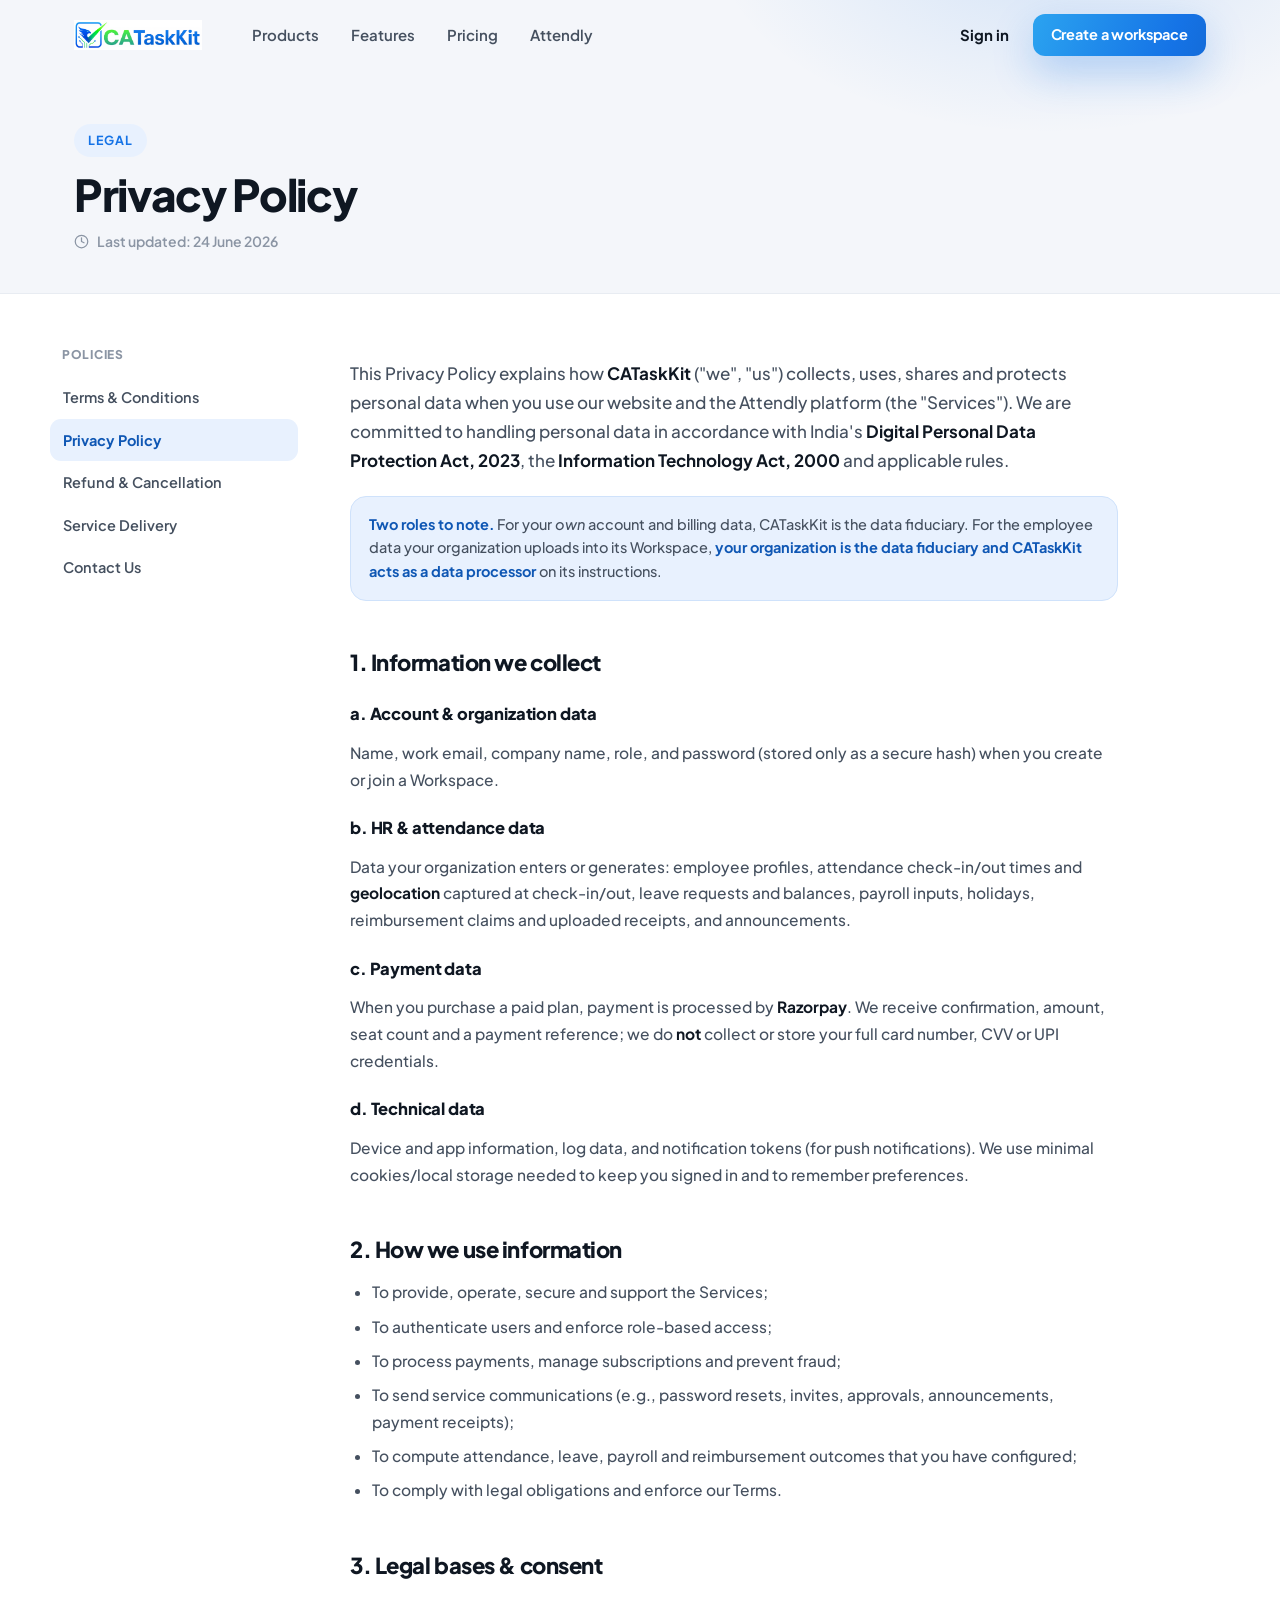
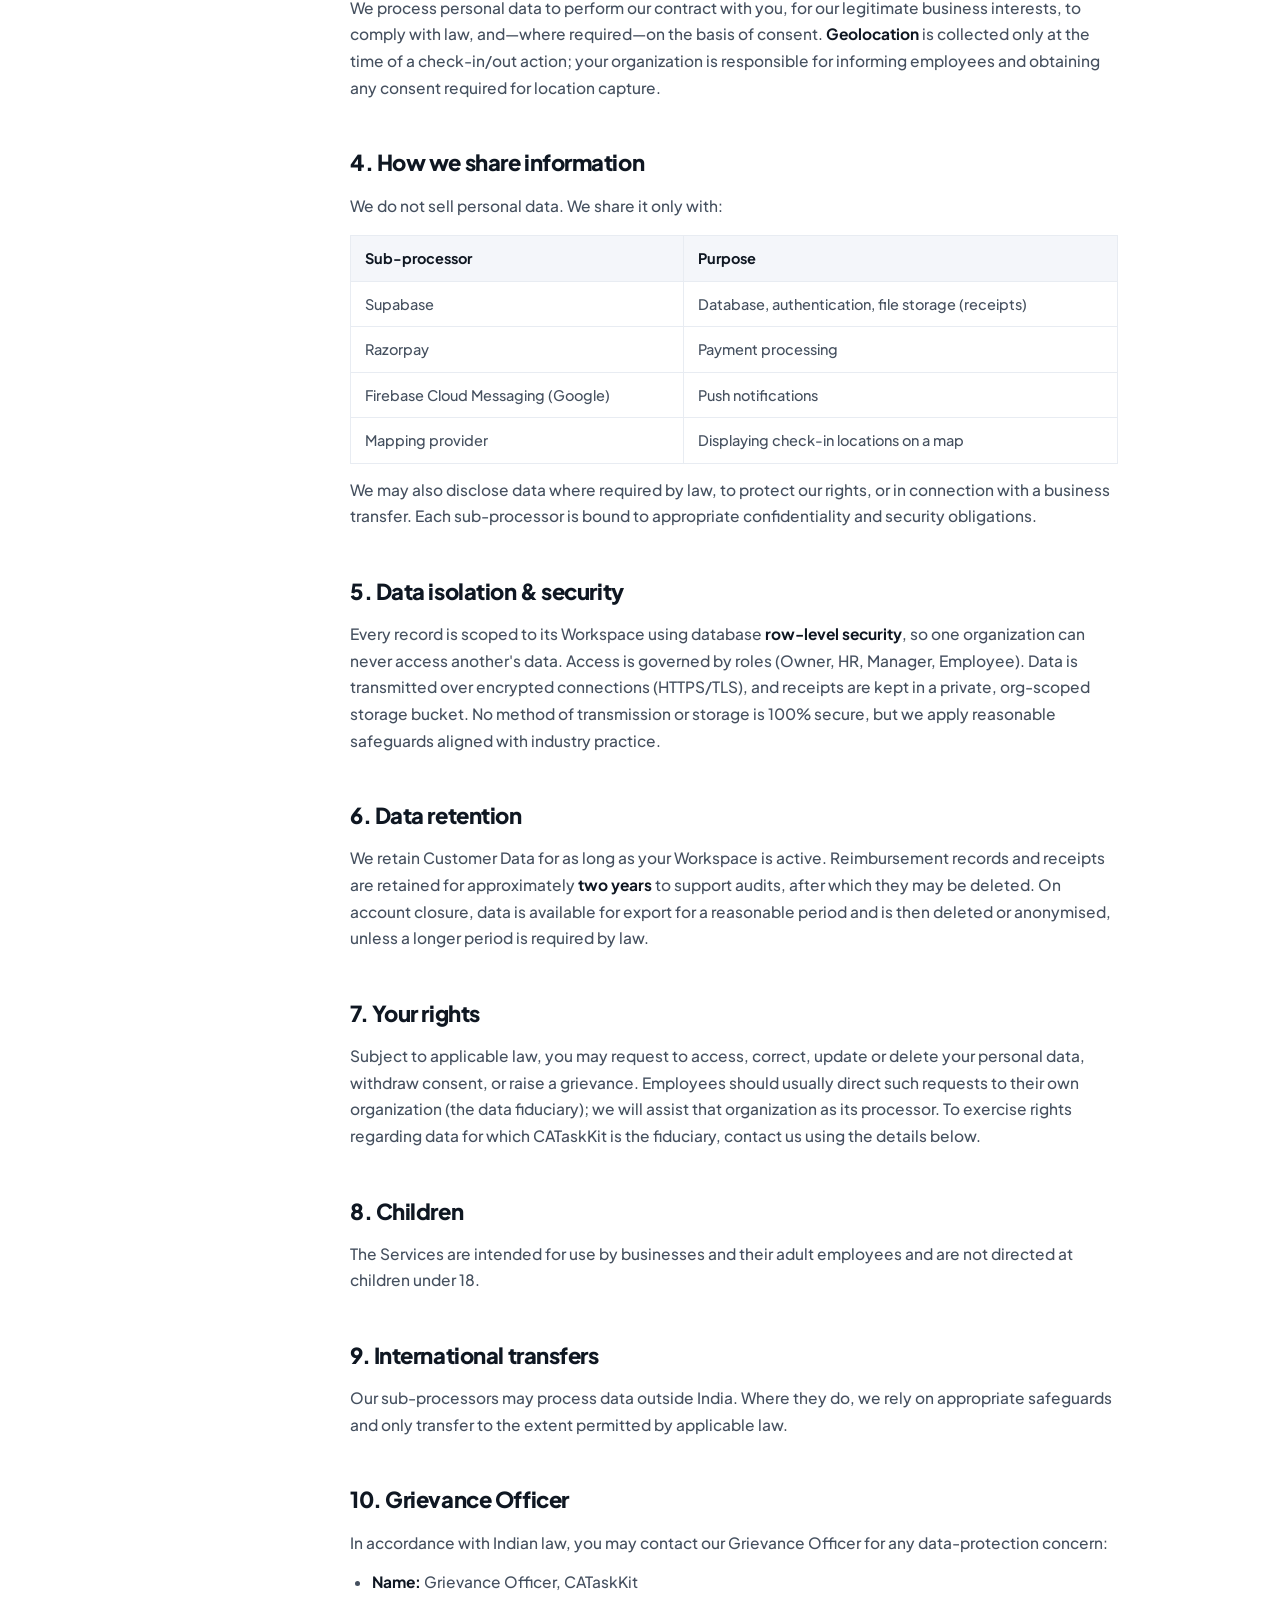
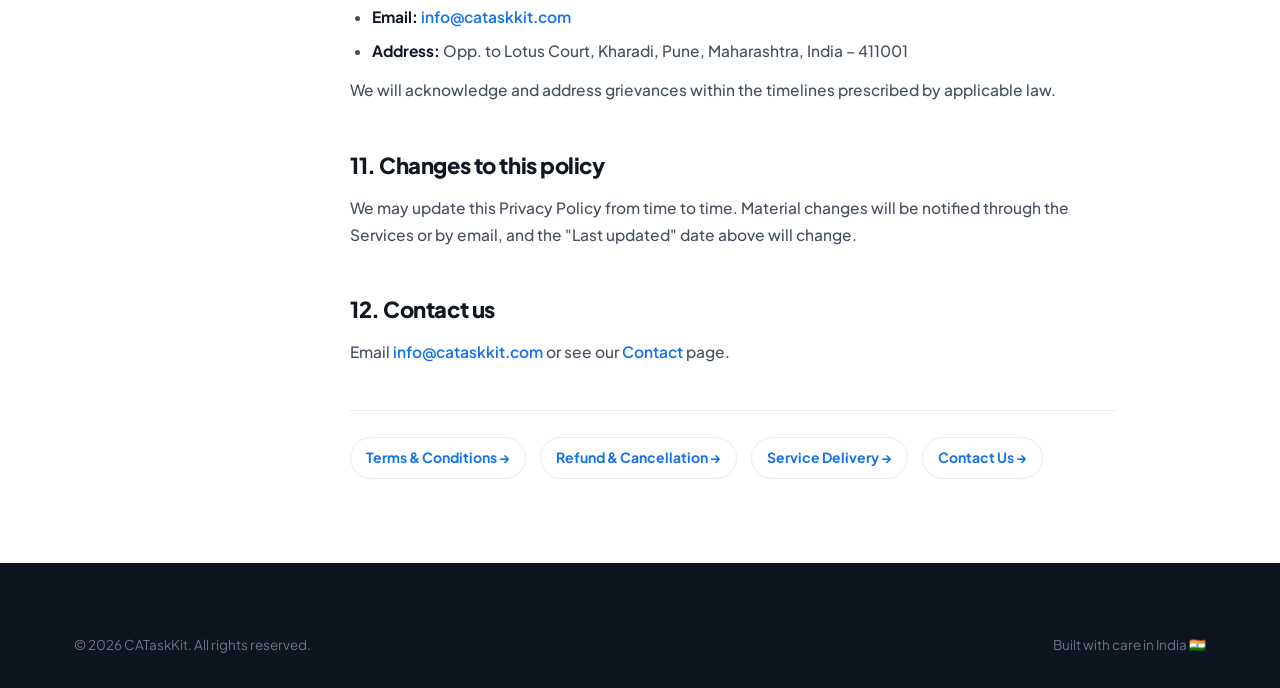
<file: privacy.html>
<!DOCTYPE html>
<html lang="en">
<head>
  <meta charset="UTF-8" />
  <meta name="viewport" content="width=device-width, initial-scale=1.0" />
  <title>Privacy Policy — CATaskKit</title>
  <meta name="description" content="How CATaskKit collects, uses, shares and protects personal data across the Attendly platform." />
  <meta name="theme-color" content="#1573e6" />
  <link rel="icon" type="image/png" href="assets/cataskkit-logo.png" />
  <link rel="canonical" href="https://www.cataskkit.in/privacy.html" />
  <link rel="preconnect" href="https://fonts.googleapis.com" />
  <link rel="preconnect" href="https://fonts.gstatic.com" crossorigin />
  <link href="https://fonts.googleapis.com/css2?family=Plus+Jakarta+Sans:wght@400;500;600;700;800&family=IBM+Plex+Mono:wght@400;500;600&display=swap" rel="stylesheet" />
  <link rel="stylesheet" href="css/styles.css" />
</head>
<body>

  <header class="nav scrolled" id="nav">
    <div class="nav__inner">
      <a href="index.html" class="brand" aria-label="CATaskKit home"><img src="assets/cataskkit-logo.png" alt="CATaskKit" /></a>
      <nav class="nav__links">
        <a href="index.html#products">Products</a>
        <a href="index.html#features">Features</a>
        <a href="index.html#pricing">Pricing</a>
        <a href="attendly.html">Attendly</a>
      </nav>
      <div class="nav__cta">
        <a class="nav__signin" href="https://attendly.cataskkit.in/" target="_blank" rel="noopener">Sign in</a>
        <a class="btn btn--grad btn--sm" href="https://attendly.cataskkit.in/?signup=1" target="_blank" rel="noopener">Create a workspace</a>
        <button class="nav__burger" id="burger" aria-label="Menu"><span></span></button>
      </div>
    </div>
  </header>
  <div class="mobile-menu" id="mobileMenu">
    <a href="index.html#products">Products</a>
    <a href="index.html#features">Features</a>
    <a href="index.html#pricing">Pricing</a>
    <a href="attendly.html">Attendly</a>
    <a class="btn btn--ghost" href="https://attendly.cataskkit.in/" target="_blank" rel="noopener">Sign in</a>
    <a class="btn btn--grad" href="https://attendly.cataskkit.in/?signup=1" target="_blank" rel="noopener">Create a workspace</a>
  </div>

  <section class="legal-hero">
    <div class="legal-hero__bg"></div>
    <div class="wrap">
      <span class="eyebrow">Legal</span>
      <h1>Privacy Policy</h1>
      <div class="updated">
        <svg viewBox="0 0 24 24" fill="none" stroke="currentColor" stroke-width="2" stroke-linecap="round" stroke-linejoin="round"><circle cx="12" cy="12" r="10"/><path d="M12 6v6l4 2"/></svg>
        Last updated: 24 June 2026
      </div>
    </div>
  </section>

  <div class="wrap legal-wrap">
    <aside class="legal-nav">
      <h5>Policies</h5>
      <a href="terms.html">Terms &amp; Conditions</a>
      <a href="privacy.html" class="active">Privacy Policy</a>
      <a href="refund.html">Refund &amp; Cancellation</a>
      <a href="shipping.html">Service Delivery</a>
      <a href="contact.html">Contact Us</a>
    </aside>

    <main class="legal-content">
      <p>This Privacy Policy explains how <strong>CATaskKit</strong> ("we", "us") collects, uses, shares and protects personal data when you use our website and the Attendly platform (the "Services"). We are committed to handling personal data in accordance with India's <strong>Digital Personal Data Protection Act, 2023</strong>, the <strong>Information Technology Act, 2000</strong> and applicable rules.</p>

      <div class="legal-callout"><strong>Two roles to note.</strong> For your <em>own</em> account and billing data, CATaskKit is the data fiduciary. For the employee data your organization uploads into its Workspace, <strong>your organization is the data fiduciary and CATaskKit acts as a data processor</strong> on its instructions.</div>

      <h2>1. Information we collect</h2>
      <h3>a. Account &amp; organization data</h3>
      <p>Name, work email, company name, role, and password (stored only as a secure hash) when you create or join a Workspace.</p>
      <h3>b. HR &amp; attendance data</h3>
      <p>Data your organization enters or generates: employee profiles, attendance check-in/out times and <strong>geolocation</strong> captured at check-in/out, leave requests and balances, payroll inputs, holidays, reimbursement claims and uploaded receipts, and announcements.</p>
      <h3>c. Payment data</h3>
      <p>When you purchase a paid plan, payment is processed by <strong>Razorpay</strong>. We receive confirmation, amount, seat count and a payment reference; we do <strong>not</strong> collect or store your full card number, CVV or UPI credentials.</p>
      <h3>d. Technical data</h3>
      <p>Device and app information, log data, and notification tokens (for push notifications). We use minimal cookies/local storage needed to keep you signed in and to remember preferences.</p>

      <h2>2. How we use information</h2>
      <ul>
        <li>To provide, operate, secure and support the Services;</li>
        <li>To authenticate users and enforce role-based access;</li>
        <li>To process payments, manage subscriptions and prevent fraud;</li>
        <li>To send service communications (e.g., password resets, invites, approvals, announcements, payment receipts);</li>
        <li>To compute attendance, leave, payroll and reimbursement outcomes that you have configured;</li>
        <li>To comply with legal obligations and enforce our Terms.</li>
      </ul>

      <h2>3. Legal bases &amp; consent</h2>
      <p>We process personal data to perform our contract with you, for our legitimate business interests, to comply with law, and—where required—on the basis of consent. <strong>Geolocation</strong> is collected only at the time of a check-in/out action; your organization is responsible for informing employees and obtaining any consent required for location capture.</p>

      <h2>4. How we share information</h2>
      <p>We do not sell personal data. We share it only with:</p>
      <table>
        <thead><tr><th>Sub-processor</th><th>Purpose</th></tr></thead>
        <tbody>
          <tr><td>Supabase</td><td>Database, authentication, file storage (receipts)</td></tr>
          <tr><td>Razorpay</td><td>Payment processing</td></tr>
          <tr><td>Firebase Cloud Messaging (Google)</td><td>Push notifications</td></tr>
          <tr><td>Mapping provider</td><td>Displaying check-in locations on a map</td></tr>
        </tbody>
      </table>
      <p>We may also disclose data where required by law, to protect our rights, or in connection with a business transfer. Each sub-processor is bound to appropriate confidentiality and security obligations.</p>

      <h2>5. Data isolation &amp; security</h2>
      <p>Every record is scoped to its Workspace using database <strong>row-level security</strong>, so one organization can never access another's data. Access is governed by roles (Owner, HR, Manager, Employee). Data is transmitted over encrypted connections (HTTPS/TLS), and receipts are kept in a private, org-scoped storage bucket. No method of transmission or storage is 100% secure, but we apply reasonable safeguards aligned with industry practice.</p>

      <h2>6. Data retention</h2>
      <p>We retain Customer Data for as long as your Workspace is active. Reimbursement records and receipts are retained for approximately <strong>two years</strong> to support audits, after which they may be deleted. On account closure, data is available for export for a reasonable period and is then deleted or anonymised, unless a longer period is required by law.</p>

      <h2>7. Your rights</h2>
      <p>Subject to applicable law, you may request to access, correct, update or delete your personal data, withdraw consent, or raise a grievance. Employees should usually direct such requests to their own organization (the data fiduciary); we will assist that organization as its processor. To exercise rights regarding data for which CATaskKit is the fiduciary, contact us using the details below.</p>

      <h2>8. Children</h2>
      <p>The Services are intended for use by businesses and their adult employees and are not directed at children under 18.</p>

      <h2>9. International transfers</h2>
      <p>Our sub-processors may process data outside India. Where they do, we rely on appropriate safeguards and only transfer to the extent permitted by applicable law.</p>

      <h2>10. Grievance Officer</h2>
      <p>In accordance with Indian law, you may contact our Grievance Officer for any data-protection concern:</p>
      <ul>
        <li><strong>Name:</strong> Grievance Officer, CATaskKit</li>
        <li><strong>Email:</strong> <a href="mailto:info@cataskkit.com">info@cataskkit.com</a></li>
        <li><strong>Address:</strong> Opp. to Lotus Court, Kharadi, Pune, Maharashtra, India – 411001</li>
      </ul>
      <p>We will acknowledge and address grievances within the timelines prescribed by applicable law.</p>

      <h2>11. Changes to this policy</h2>
      <p>We may update this Privacy Policy from time to time. Material changes will be notified through the Services or by email, and the "Last updated" date above will change.</p>

      <h2>12. Contact us</h2>
      <p>Email <a href="mailto:info@cataskkit.com">info@cataskkit.com</a> or see our <a href="contact.html">Contact</a> page.</p>

      <div class="legal-related">
        <a href="terms.html">Terms &amp; Conditions →</a>
        <a href="refund.html">Refund &amp; Cancellation →</a>
        <a href="shipping.html">Service Delivery →</a>
        <a href="contact.html">Contact Us →</a>
      </div>
    </main>
  </div>

  <footer class="footer">
    <div class="wrap">
      <div class="footer__bottom" style="margin-top:0;border-top:none;padding-top:0">
        <div>© <span id="year">2026</span> CATaskKit. All rights reserved.</div>
        <div class="made">Built with care in India 🇮🇳</div>
      </div>
    </div>
  </footer>

  <script src="js/main.js"></script>
</body>
</html>
</file>
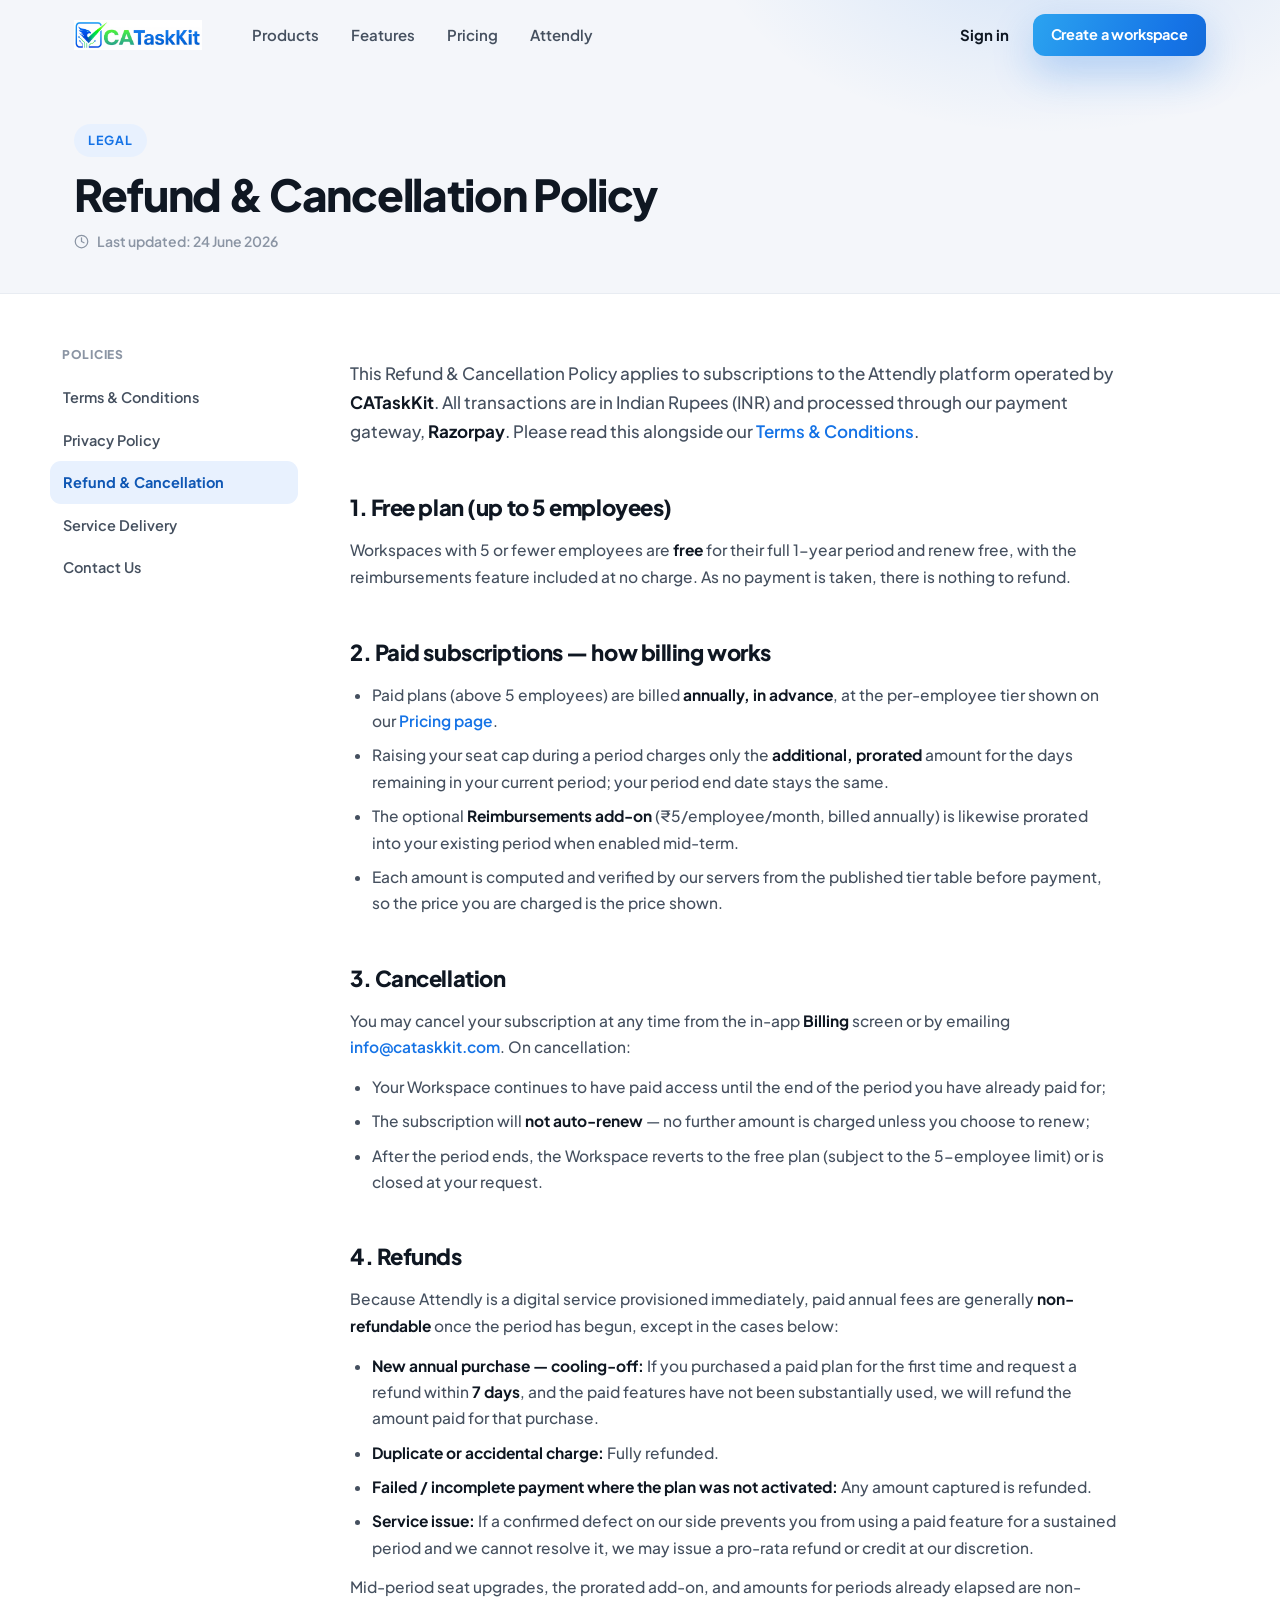
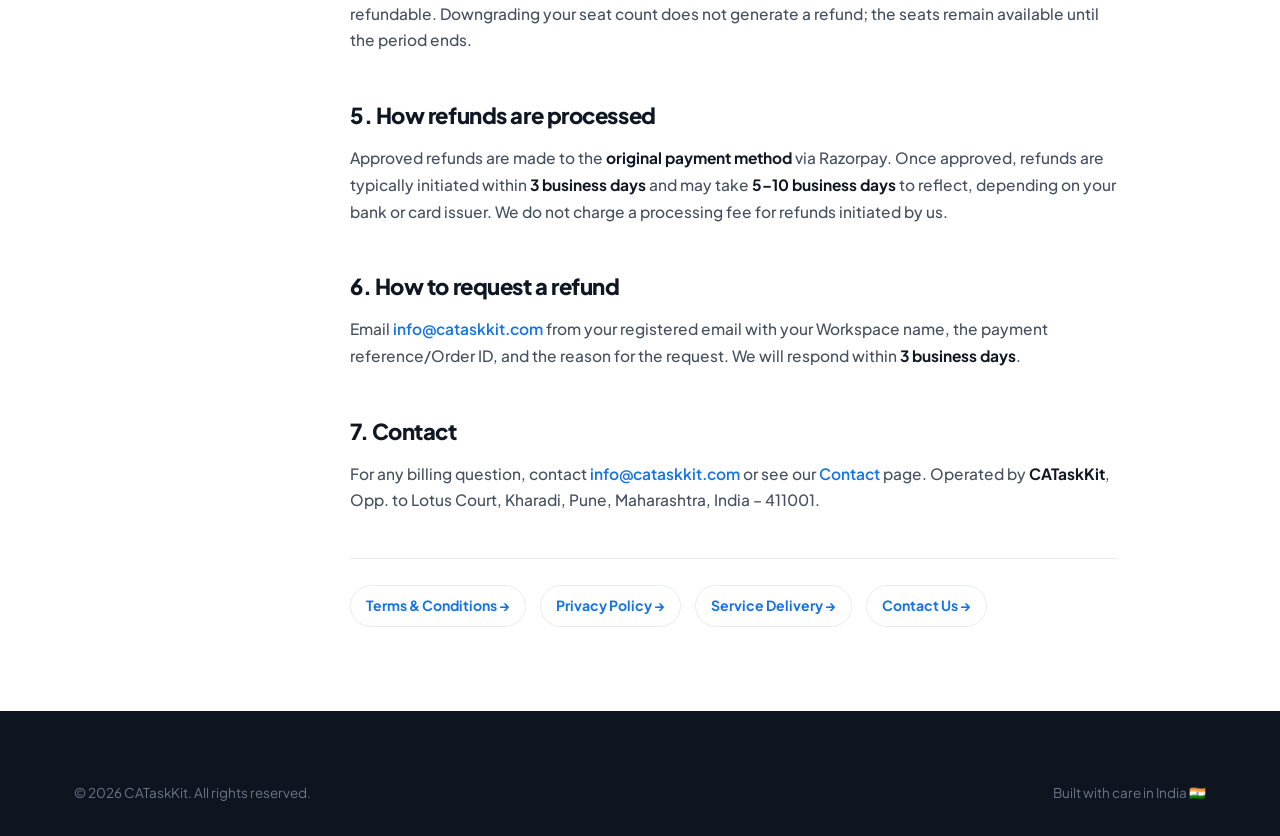
<file: refund.html>
<!DOCTYPE html>
<html lang="en">
<head>
  <meta charset="UTF-8" />
  <meta name="viewport" content="width=device-width, initial-scale=1.0" />
  <title>Refund &amp; Cancellation Policy — CATaskKit</title>
  <meta name="description" content="CATaskKit's cancellation and refund policy for Attendly subscriptions and the reimbursements add-on." />
  <meta name="theme-color" content="#1573e6" />
  <link rel="icon" type="image/png" href="assets/cataskkit-logo.png" />
  <link rel="canonical" href="https://www.cataskkit.in/refund.html" />
  <link rel="preconnect" href="https://fonts.googleapis.com" />
  <link rel="preconnect" href="https://fonts.gstatic.com" crossorigin />
  <link href="https://fonts.googleapis.com/css2?family=Plus+Jakarta+Sans:wght@400;500;600;700;800&family=IBM+Plex+Mono:wght@400;500;600&display=swap" rel="stylesheet" />
  <link rel="stylesheet" href="css/styles.css" />
</head>
<body>

  <header class="nav scrolled" id="nav">
    <div class="nav__inner">
      <a href="index.html" class="brand" aria-label="CATaskKit home"><img src="assets/cataskkit-logo.png" alt="CATaskKit" /></a>
      <nav class="nav__links">
        <a href="index.html#products">Products</a>
        <a href="index.html#features">Features</a>
        <a href="index.html#pricing">Pricing</a>
        <a href="attendly.html">Attendly</a>
      </nav>
      <div class="nav__cta">
        <a class="nav__signin" href="https://attendly.cataskkit.in/" target="_blank" rel="noopener">Sign in</a>
        <a class="btn btn--grad btn--sm" href="https://attendly.cataskkit.in/?signup=1" target="_blank" rel="noopener">Create a workspace</a>
        <button class="nav__burger" id="burger" aria-label="Menu"><span></span></button>
      </div>
    </div>
  </header>
  <div class="mobile-menu" id="mobileMenu">
    <a href="index.html#products">Products</a>
    <a href="index.html#features">Features</a>
    <a href="index.html#pricing">Pricing</a>
    <a href="attendly.html">Attendly</a>
    <a class="btn btn--ghost" href="https://attendly.cataskkit.in/" target="_blank" rel="noopener">Sign in</a>
    <a class="btn btn--grad" href="https://attendly.cataskkit.in/?signup=1" target="_blank" rel="noopener">Create a workspace</a>
  </div>

  <section class="legal-hero">
    <div class="legal-hero__bg"></div>
    <div class="wrap">
      <span class="eyebrow">Legal</span>
      <h1>Refund &amp; Cancellation Policy</h1>
      <div class="updated">
        <svg viewBox="0 0 24 24" fill="none" stroke="currentColor" stroke-width="2" stroke-linecap="round" stroke-linejoin="round"><circle cx="12" cy="12" r="10"/><path d="M12 6v6l4 2"/></svg>
        Last updated: 24 June 2026
      </div>
    </div>
  </section>

  <div class="wrap legal-wrap">
    <aside class="legal-nav">
      <h5>Policies</h5>
      <a href="terms.html">Terms &amp; Conditions</a>
      <a href="privacy.html">Privacy Policy</a>
      <a href="refund.html" class="active">Refund &amp; Cancellation</a>
      <a href="shipping.html">Service Delivery</a>
      <a href="contact.html">Contact Us</a>
    </aside>

    <main class="legal-content">
      <p>This Refund &amp; Cancellation Policy applies to subscriptions to the Attendly platform operated by <strong>CATaskKit</strong>. All transactions are in Indian Rupees (INR) and processed through our payment gateway, <strong>Razorpay</strong>. Please read this alongside our <a href="terms.html">Terms &amp; Conditions</a>.</p>

      <h2>1. Free plan (up to 5 employees)</h2>
      <p>Workspaces with 5 or fewer employees are <strong>free</strong> for their full 1-year period and renew free, with the reimbursements feature included at no charge. As no payment is taken, there is nothing to refund.</p>

      <h2>2. Paid subscriptions — how billing works</h2>
      <ul>
        <li>Paid plans (above 5 employees) are billed <strong>annually, in advance</strong>, at the per-employee tier shown on our <a href="index.html#pricing">Pricing page</a>.</li>
        <li>Raising your seat cap during a period charges only the <strong>additional, prorated</strong> amount for the days remaining in your current period; your period end date stays the same.</li>
        <li>The optional <strong>Reimbursements add-on</strong> (₹5/employee/month, billed annually) is likewise prorated into your existing period when enabled mid-term.</li>
        <li>Each amount is computed and verified by our servers from the published tier table before payment, so the price you are charged is the price shown.</li>
      </ul>

      <h2>3. Cancellation</h2>
      <p>You may cancel your subscription at any time from the in-app <strong>Billing</strong> screen or by emailing <a href="mailto:info@cataskkit.com">info@cataskkit.com</a>. On cancellation:</p>
      <ul>
        <li>Your Workspace continues to have paid access until the end of the period you have already paid for;</li>
        <li>The subscription will <strong>not auto-renew</strong> — no further amount is charged unless you choose to renew;</li>
        <li>After the period ends, the Workspace reverts to the free plan (subject to the 5-employee limit) or is closed at your request.</li>
      </ul>

      <h2>4. Refunds</h2>
      <p>Because Attendly is a digital service provisioned immediately, paid annual fees are generally <strong>non-refundable</strong> once the period has begun, except in the cases below:</p>
      <ul>
        <li><strong>New annual purchase — cooling-off:</strong> If you purchased a paid plan for the first time and request a refund within <strong>7 days</strong>, and the paid features have not been substantially used, we will refund the amount paid for that purchase.</li>
        <li><strong>Duplicate or accidental charge:</strong> Fully refunded.</li>
        <li><strong>Failed / incomplete payment where the plan was not activated:</strong> Any amount captured is refunded.</li>
        <li><strong>Service issue:</strong> If a confirmed defect on our side prevents you from using a paid feature for a sustained period and we cannot resolve it, we may issue a pro-rata refund or credit at our discretion.</li>
      </ul>
      <p>Mid-period seat upgrades, the prorated add-on, and amounts for periods already elapsed are non-refundable. Downgrading your seat count does not generate a refund; the seats remain available until the period ends.</p>

      <h2>5. How refunds are processed</h2>
      <p>Approved refunds are made to the <strong>original payment method</strong> via Razorpay. Once approved, refunds are typically initiated within <strong>3 business days</strong> and may take <strong>5–10 business days</strong> to reflect, depending on your bank or card issuer. We do not charge a processing fee for refunds initiated by us.</p>

      <h2>6. How to request a refund</h2>
      <p>Email <a href="mailto:info@cataskkit.com">info@cataskkit.com</a> from your registered email with your Workspace name, the payment reference/Order ID, and the reason for the request. We will respond within <strong>3 business days</strong>.</p>

      <h2>7. Contact</h2>
      <p>For any billing question, contact <a href="mailto:info@cataskkit.com">info@cataskkit.com</a> or see our <a href="contact.html">Contact</a> page. Operated by <strong>CATaskKit</strong>, Opp. to Lotus Court, Kharadi, Pune, Maharashtra, India – 411001.</p>

      <div class="legal-related">
        <a href="terms.html">Terms &amp; Conditions →</a>
        <a href="privacy.html">Privacy Policy →</a>
        <a href="shipping.html">Service Delivery →</a>
        <a href="contact.html">Contact Us →</a>
      </div>
    </main>
  </div>

  <footer class="footer">
    <div class="wrap">
      <div class="footer__bottom" style="margin-top:0;border-top:none;padding-top:0">
        <div>© <span id="year">2026</span> CATaskKit. All rights reserved.</div>
        <div class="made">Built with care in India 🇮🇳</div>
      </div>
    </div>
  </footer>

  <script src="js/main.js"></script>
</body>
</html>
</file>
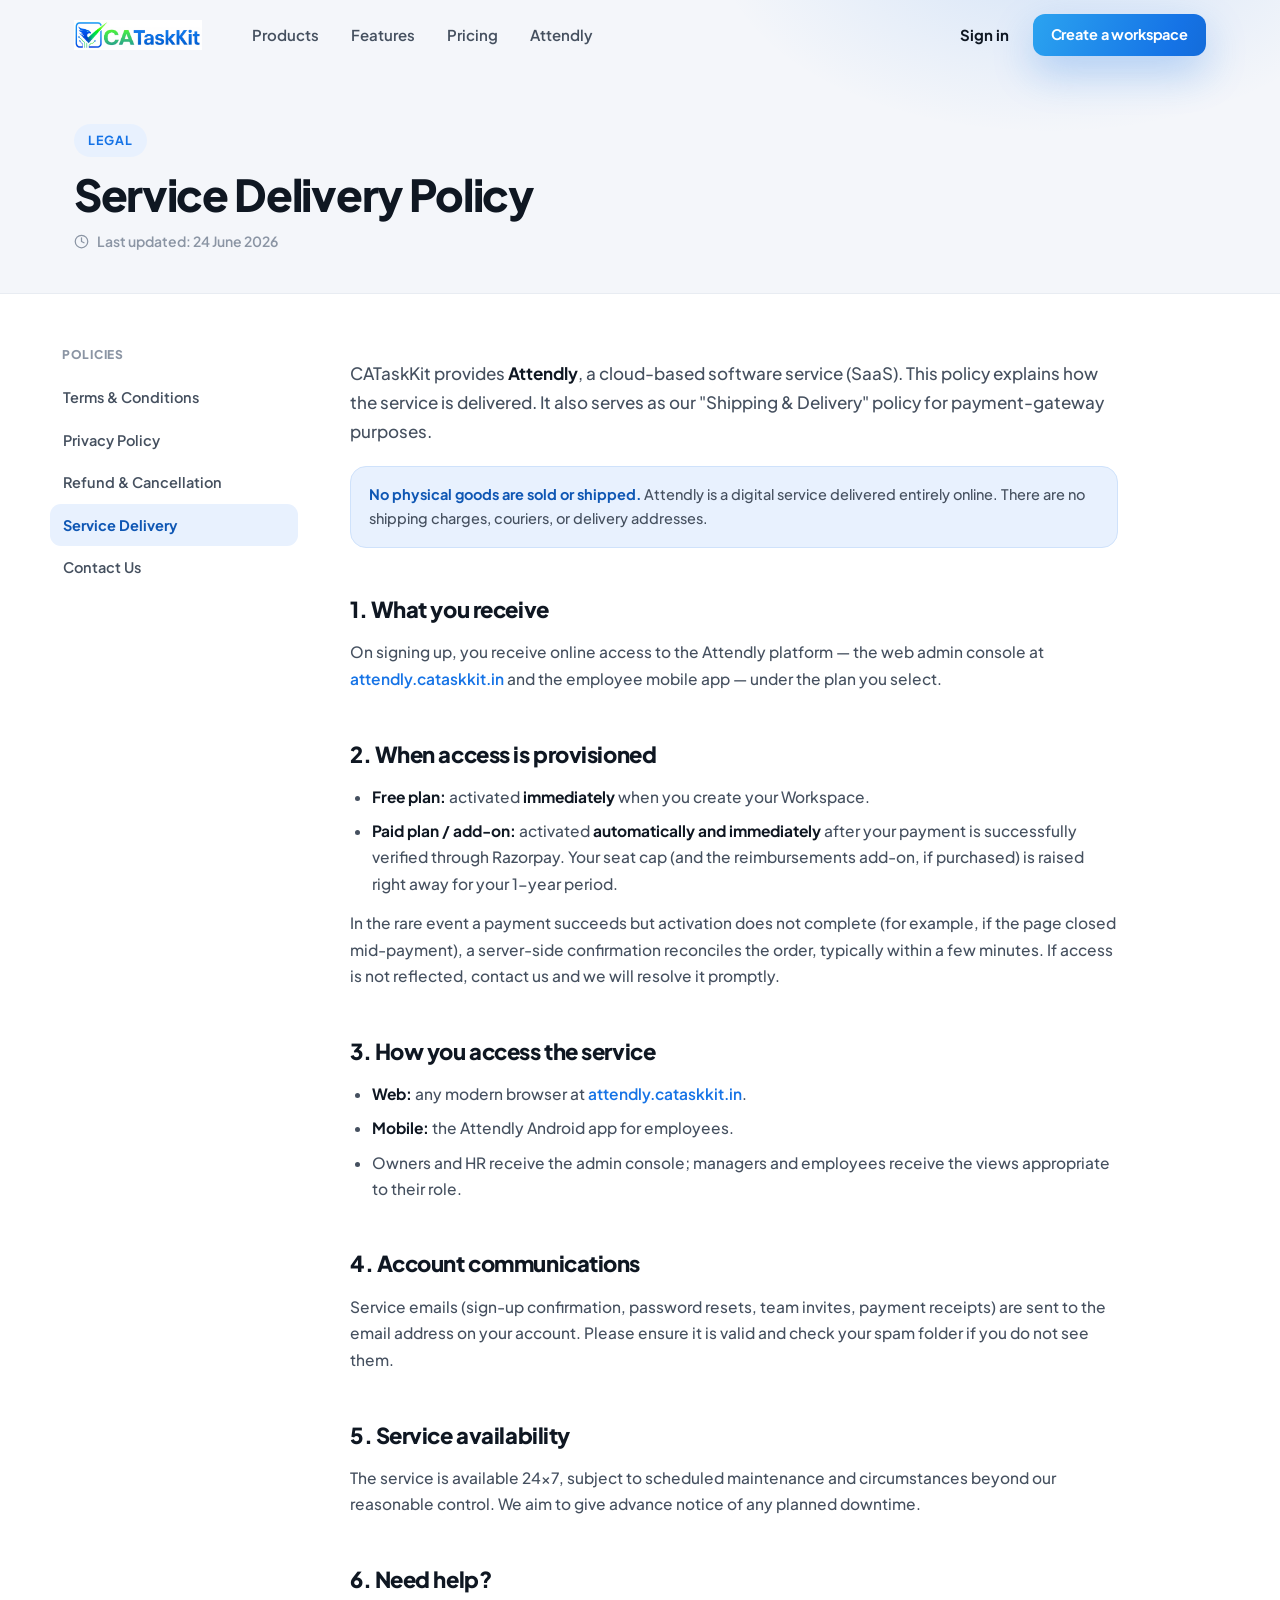
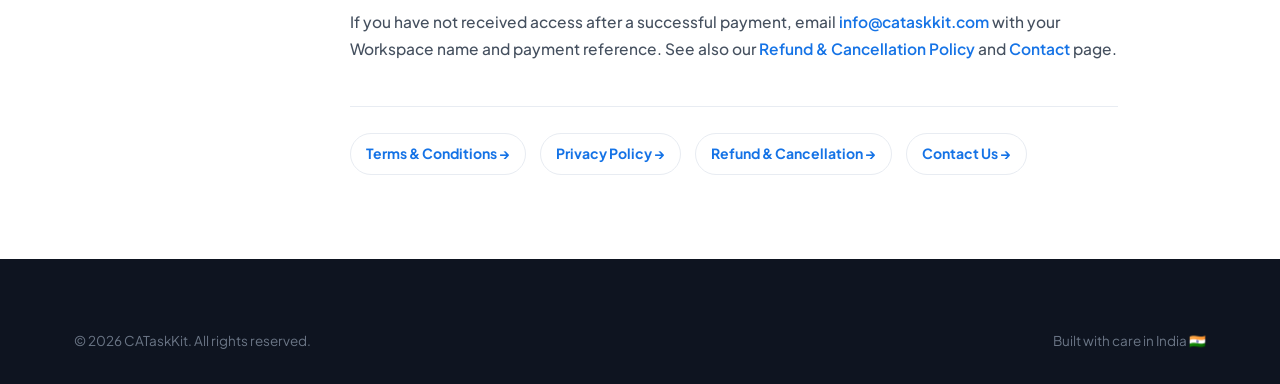
<file: shipping.html>
<!DOCTYPE html>
<html lang="en">
<head>
  <meta charset="UTF-8" />
  <meta name="viewport" content="width=device-width, initial-scale=1.0" />
  <title>Service Delivery Policy — CATaskKit</title>
  <meta name="description" content="How CATaskKit delivers the Attendly digital service — there is no physical shipment; access is provisioned electronically." />
  <meta name="theme-color" content="#1573e6" />
  <link rel="icon" type="image/png" href="assets/cataskkit-logo.png" />
  <link rel="canonical" href="https://www.cataskkit.in/shipping.html" />
  <link rel="preconnect" href="https://fonts.googleapis.com" />
  <link rel="preconnect" href="https://fonts.gstatic.com" crossorigin />
  <link href="https://fonts.googleapis.com/css2?family=Plus+Jakarta+Sans:wght@400;500;600;700;800&family=IBM+Plex+Mono:wght@400;500;600&display=swap" rel="stylesheet" />
  <link rel="stylesheet" href="css/styles.css" />
</head>
<body>

  <header class="nav scrolled" id="nav">
    <div class="nav__inner">
      <a href="index.html" class="brand" aria-label="CATaskKit home"><img src="assets/cataskkit-logo.png" alt="CATaskKit" /></a>
      <nav class="nav__links">
        <a href="index.html#products">Products</a>
        <a href="index.html#features">Features</a>
        <a href="index.html#pricing">Pricing</a>
        <a href="attendly.html">Attendly</a>
      </nav>
      <div class="nav__cta">
        <a class="nav__signin" href="https://attendly.cataskkit.in/" target="_blank" rel="noopener">Sign in</a>
        <a class="btn btn--grad btn--sm" href="https://attendly.cataskkit.in/?signup=1" target="_blank" rel="noopener">Create a workspace</a>
        <button class="nav__burger" id="burger" aria-label="Menu"><span></span></button>
      </div>
    </div>
  </header>
  <div class="mobile-menu" id="mobileMenu">
    <a href="index.html#products">Products</a>
    <a href="index.html#features">Features</a>
    <a href="index.html#pricing">Pricing</a>
    <a href="attendly.html">Attendly</a>
    <a class="btn btn--ghost" href="https://attendly.cataskkit.in/" target="_blank" rel="noopener">Sign in</a>
    <a class="btn btn--grad" href="https://attendly.cataskkit.in/?signup=1" target="_blank" rel="noopener">Create a workspace</a>
  </div>

  <section class="legal-hero">
    <div class="legal-hero__bg"></div>
    <div class="wrap">
      <span class="eyebrow">Legal</span>
      <h1>Service Delivery Policy</h1>
      <div class="updated">
        <svg viewBox="0 0 24 24" fill="none" stroke="currentColor" stroke-width="2" stroke-linecap="round" stroke-linejoin="round"><circle cx="12" cy="12" r="10"/><path d="M12 6v6l4 2"/></svg>
        Last updated: 24 June 2026
      </div>
    </div>
  </section>

  <div class="wrap legal-wrap">
    <aside class="legal-nav">
      <h5>Policies</h5>
      <a href="terms.html">Terms &amp; Conditions</a>
      <a href="privacy.html">Privacy Policy</a>
      <a href="refund.html">Refund &amp; Cancellation</a>
      <a href="shipping.html" class="active">Service Delivery</a>
      <a href="contact.html">Contact Us</a>
    </aside>

    <main class="legal-content">
      <p>CATaskKit provides <strong>Attendly</strong>, a cloud-based software service (SaaS). This policy explains how the service is delivered. It also serves as our "Shipping &amp; Delivery" policy for payment-gateway purposes.</p>

      <div class="legal-callout"><strong>No physical goods are sold or shipped.</strong> Attendly is a digital service delivered entirely online. There are no shipping charges, couriers, or delivery addresses.</div>

      <h2>1. What you receive</h2>
      <p>On signing up, you receive online access to the Attendly platform — the web admin console at <a href="https://attendly.cataskkit.in">attendly.cataskkit.in</a> and the employee mobile app — under the plan you select.</p>

      <h2>2. When access is provisioned</h2>
      <ul>
        <li><strong>Free plan:</strong> activated <strong>immediately</strong> when you create your Workspace.</li>
        <li><strong>Paid plan / add-on:</strong> activated <strong>automatically and immediately</strong> after your payment is successfully verified through Razorpay. Your seat cap (and the reimbursements add-on, if purchased) is raised right away for your 1-year period.</li>
      </ul>
      <p>In the rare event a payment succeeds but activation does not complete (for example, if the page closed mid-payment), a server-side confirmation reconciles the order, typically within a few minutes. If access is not reflected, contact us and we will resolve it promptly.</p>

      <h2>3. How you access the service</h2>
      <ul>
        <li><strong>Web:</strong> any modern browser at <a href="https://attendly.cataskkit.in">attendly.cataskkit.in</a>.</li>
        <li><strong>Mobile:</strong> the Attendly Android app for employees.</li>
        <li>Owners and HR receive the admin console; managers and employees receive the views appropriate to their role.</li>
      </ul>

      <h2>4. Account communications</h2>
      <p>Service emails (sign-up confirmation, password resets, team invites, payment receipts) are sent to the email address on your account. Please ensure it is valid and check your spam folder if you do not see them.</p>

      <h2>5. Service availability</h2>
      <p>The service is available 24×7, subject to scheduled maintenance and circumstances beyond our reasonable control. We aim to give advance notice of any planned downtime.</p>

      <h2>6. Need help?</h2>
      <p>If you have not received access after a successful payment, email <a href="mailto:info@cataskkit.com">info@cataskkit.com</a> with your Workspace name and payment reference. See also our <a href="refund.html">Refund &amp; Cancellation Policy</a> and <a href="contact.html">Contact</a> page.</p>

      <div class="legal-related">
        <a href="terms.html">Terms &amp; Conditions →</a>
        <a href="privacy.html">Privacy Policy →</a>
        <a href="refund.html">Refund &amp; Cancellation →</a>
        <a href="contact.html">Contact Us →</a>
      </div>
    </main>
  </div>

  <footer class="footer">
    <div class="wrap">
      <div class="footer__bottom" style="margin-top:0;border-top:none;padding-top:0">
        <div>© <span id="year">2026</span> CATaskKit. All rights reserved.</div>
        <div class="made">Built with care in India 🇮🇳</div>
      </div>
    </div>
  </footer>

  <script src="js/main.js"></script>
</body>
</html>
</file>
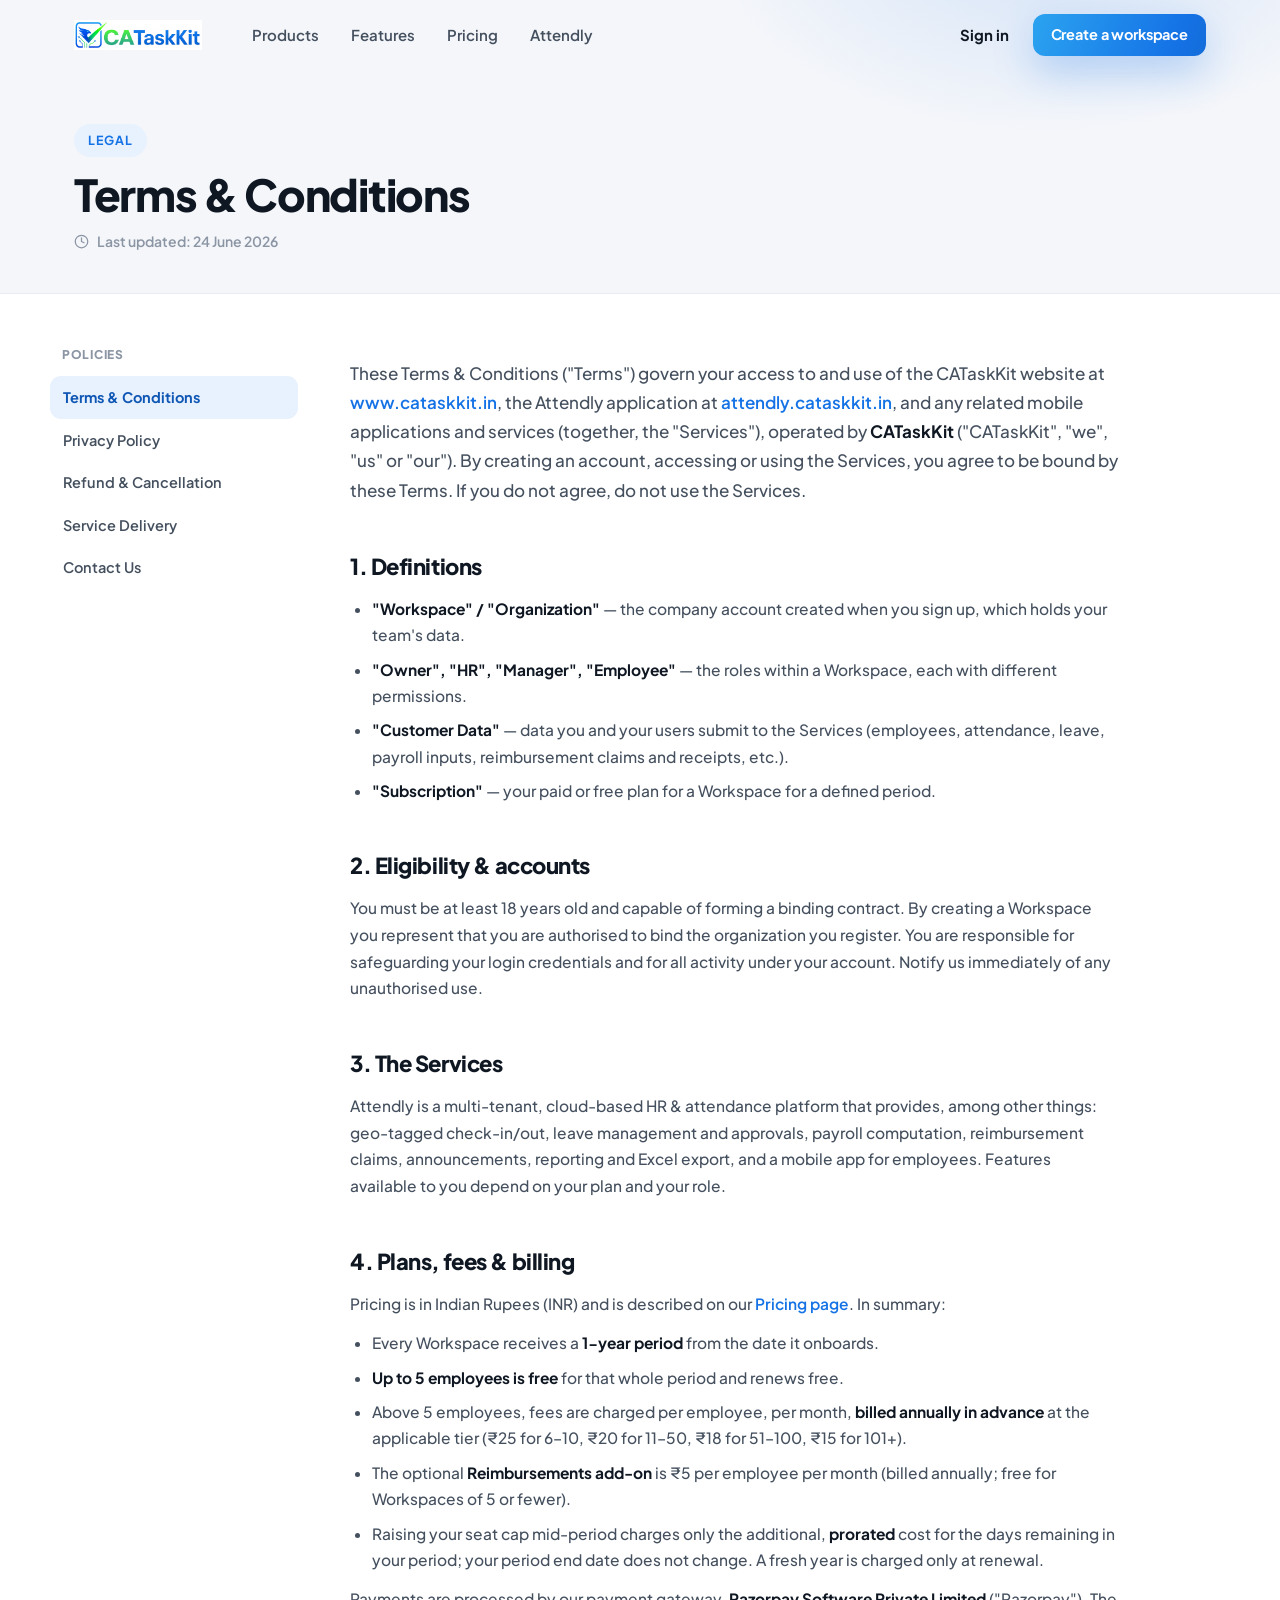
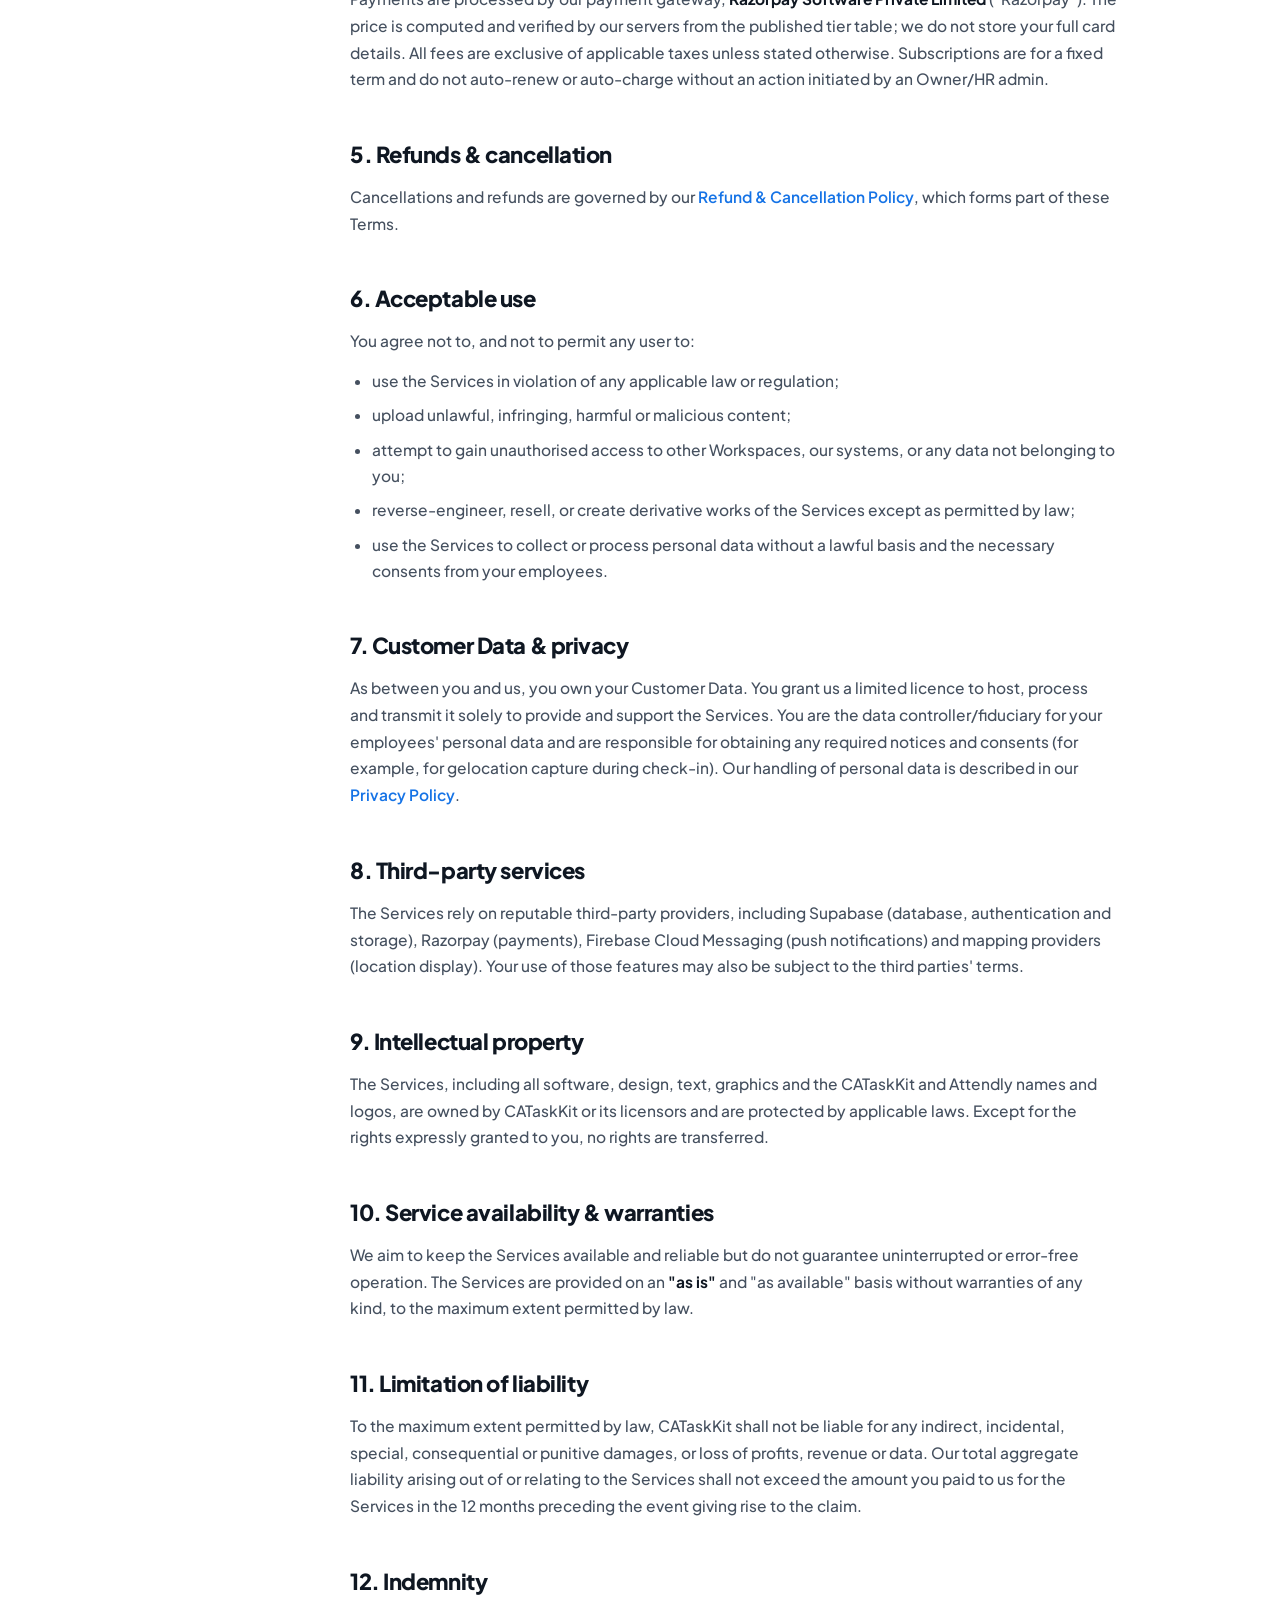
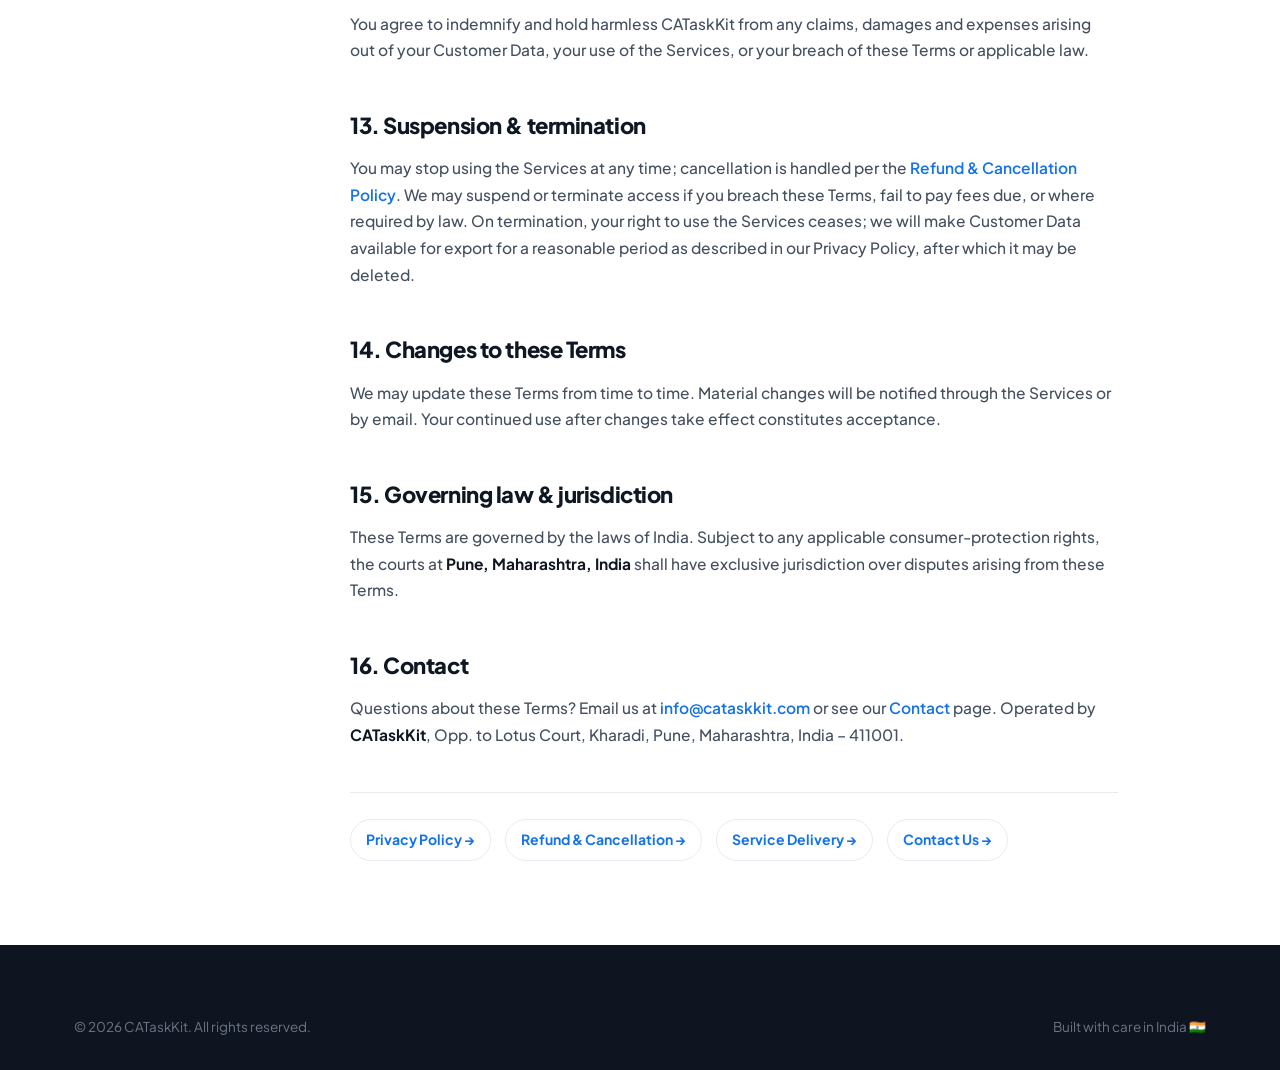
<file: terms.html>
<!DOCTYPE html>
<html lang="en">
<head>
  <meta charset="UTF-8" />
  <meta name="viewport" content="width=device-width, initial-scale=1.0" />
  <title>Terms &amp; Conditions — CATaskKit</title>
  <meta name="description" content="The terms and conditions governing your use of CATaskKit and the Attendly platform." />
  <meta name="theme-color" content="#1573e6" />
  <link rel="icon" type="image/png" href="assets/cataskkit-logo.png" />
  <link rel="canonical" href="https://www.cataskkit.in/terms.html" />
  <link rel="preconnect" href="https://fonts.googleapis.com" />
  <link rel="preconnect" href="https://fonts.gstatic.com" crossorigin />
  <link href="https://fonts.googleapis.com/css2?family=Plus+Jakarta+Sans:wght@400;500;600;700;800&family=IBM+Plex+Mono:wght@400;500;600&display=swap" rel="stylesheet" />
  <link rel="stylesheet" href="css/styles.css" />
</head>
<body>

  <header class="nav scrolled" id="nav">
    <div class="nav__inner">
      <a href="index.html" class="brand" aria-label="CATaskKit home"><img src="assets/cataskkit-logo.png" alt="CATaskKit" /></a>
      <nav class="nav__links">
        <a href="index.html#products">Products</a>
        <a href="index.html#features">Features</a>
        <a href="index.html#pricing">Pricing</a>
        <a href="attendly.html">Attendly</a>
      </nav>
      <div class="nav__cta">
        <a class="nav__signin" href="https://attendly.cataskkit.in/" target="_blank" rel="noopener">Sign in</a>
        <a class="btn btn--grad btn--sm" href="https://attendly.cataskkit.in/?signup=1" target="_blank" rel="noopener">Create a workspace</a>
        <button class="nav__burger" id="burger" aria-label="Menu"><span></span></button>
      </div>
    </div>
  </header>
  <div class="mobile-menu" id="mobileMenu">
    <a href="index.html#products">Products</a>
    <a href="index.html#features">Features</a>
    <a href="index.html#pricing">Pricing</a>
    <a href="attendly.html">Attendly</a>
    <a class="btn btn--ghost" href="https://attendly.cataskkit.in/" target="_blank" rel="noopener">Sign in</a>
    <a class="btn btn--grad" href="https://attendly.cataskkit.in/?signup=1" target="_blank" rel="noopener">Create a workspace</a>
  </div>

  <section class="legal-hero">
    <div class="legal-hero__bg"></div>
    <div class="wrap">
      <span class="eyebrow">Legal</span>
      <h1>Terms &amp; Conditions</h1>
      <div class="updated">
        <svg viewBox="0 0 24 24" fill="none" stroke="currentColor" stroke-width="2" stroke-linecap="round" stroke-linejoin="round"><circle cx="12" cy="12" r="10"/><path d="M12 6v6l4 2"/></svg>
        Last updated: 24 June 2026
      </div>
    </div>
  </section>

  <div class="wrap legal-wrap">
    <aside class="legal-nav">
      <h5>Policies</h5>
      <a href="terms.html" class="active">Terms &amp; Conditions</a>
      <a href="privacy.html">Privacy Policy</a>
      <a href="refund.html">Refund &amp; Cancellation</a>
      <a href="shipping.html">Service Delivery</a>
      <a href="contact.html">Contact Us</a>
    </aside>

    <main class="legal-content">
      <p>These Terms &amp; Conditions ("Terms") govern your access to and use of the CATaskKit website at <a href="https://www.cataskkit.in">www.cataskkit.in</a>, the Attendly application at <a href="https://attendly.cataskkit.in">attendly.cataskkit.in</a>, and any related mobile applications and services (together, the "Services"), operated by <strong>CATaskKit</strong> ("CATaskKit", "we", "us" or "our"). By creating an account, accessing or using the Services, you agree to be bound by these Terms. If you do not agree, do not use the Services.</p>

      <h2>1. Definitions</h2>
      <ul>
        <li><strong>"Workspace" / "Organization"</strong> — the company account created when you sign up, which holds your team's data.</li>
        <li><strong>"Owner", "HR", "Manager", "Employee"</strong> — the roles within a Workspace, each with different permissions.</li>
        <li><strong>"Customer Data"</strong> — data you and your users submit to the Services (employees, attendance, leave, payroll inputs, reimbursement claims and receipts, etc.).</li>
        <li><strong>"Subscription"</strong> — your paid or free plan for a Workspace for a defined period.</li>
      </ul>

      <h2>2. Eligibility &amp; accounts</h2>
      <p>You must be at least 18 years old and capable of forming a binding contract. By creating a Workspace you represent that you are authorised to bind the organization you register. You are responsible for safeguarding your login credentials and for all activity under your account. Notify us immediately of any unauthorised use.</p>

      <h2>3. The Services</h2>
      <p>Attendly is a multi-tenant, cloud-based HR &amp; attendance platform that provides, among other things: geo-tagged check-in/out, leave management and approvals, payroll computation, reimbursement claims, announcements, reporting and Excel export, and a mobile app for employees. Features available to you depend on your plan and your role.</p>

      <h2>4. Plans, fees &amp; billing</h2>
      <p>Pricing is in Indian Rupees (INR) and is described on our <a href="index.html#pricing">Pricing page</a>. In summary:</p>
      <ul>
        <li>Every Workspace receives a <strong>1-year period</strong> from the date it onboards.</li>
        <li><strong>Up to 5 employees is free</strong> for that whole period and renews free.</li>
        <li>Above 5 employees, fees are charged per employee, per month, <strong>billed annually in advance</strong> at the applicable tier (₹25 for 6–10, ₹20 for 11–50, ₹18 for 51–100, ₹15 for 101+).</li>
        <li>The optional <strong>Reimbursements add-on</strong> is ₹5 per employee per month (billed annually; free for Workspaces of 5 or fewer).</li>
        <li>Raising your seat cap mid-period charges only the additional, <strong>prorated</strong> cost for the days remaining in your period; your period end date does not change. A fresh year is charged only at renewal.</li>
      </ul>
      <p>Payments are processed by our payment gateway, <strong>Razorpay Software Private Limited</strong> ("Razorpay"). The price is computed and verified by our servers from the published tier table; we do not store your full card details. All fees are exclusive of applicable taxes unless stated otherwise. Subscriptions are for a fixed term and do not auto-renew or auto-charge without an action initiated by an Owner/HR admin.</p>

      <h2>5. Refunds &amp; cancellation</h2>
      <p>Cancellations and refunds are governed by our <a href="refund.html">Refund &amp; Cancellation Policy</a>, which forms part of these Terms.</p>

      <h2>6. Acceptable use</h2>
      <p>You agree not to, and not to permit any user to:</p>
      <ul>
        <li>use the Services in violation of any applicable law or regulation;</li>
        <li>upload unlawful, infringing, harmful or malicious content;</li>
        <li>attempt to gain unauthorised access to other Workspaces, our systems, or any data not belonging to you;</li>
        <li>reverse-engineer, resell, or create derivative works of the Services except as permitted by law;</li>
        <li>use the Services to collect or process personal data without a lawful basis and the necessary consents from your employees.</li>
      </ul>

      <h2>7. Customer Data &amp; privacy</h2>
      <p>As between you and us, you own your Customer Data. You grant us a limited licence to host, process and transmit it solely to provide and support the Services. You are the data controller/fiduciary for your employees' personal data and are responsible for obtaining any required notices and consents (for example, for gelocation capture during check-in). Our handling of personal data is described in our <a href="privacy.html">Privacy Policy</a>.</p>

      <h2>8. Third-party services</h2>
      <p>The Services rely on reputable third-party providers, including Supabase (database, authentication and storage), Razorpay (payments), Firebase Cloud Messaging (push notifications) and mapping providers (location display). Your use of those features may also be subject to the third parties' terms.</p>

      <h2>9. Intellectual property</h2>
      <p>The Services, including all software, design, text, graphics and the CATaskKit and Attendly names and logos, are owned by CATaskKit or its licensors and are protected by applicable laws. Except for the rights expressly granted to you, no rights are transferred.</p>

      <h2>10. Service availability &amp; warranties</h2>
      <p>We aim to keep the Services available and reliable but do not guarantee uninterrupted or error-free operation. The Services are provided on an <strong>"as is"</strong> and "as available" basis without warranties of any kind, to the maximum extent permitted by law.</p>

      <h2>11. Limitation of liability</h2>
      <p>To the maximum extent permitted by law, CATaskKit shall not be liable for any indirect, incidental, special, consequential or punitive damages, or loss of profits, revenue or data. Our total aggregate liability arising out of or relating to the Services shall not exceed the amount you paid to us for the Services in the 12 months preceding the event giving rise to the claim.</p>

      <h2>12. Indemnity</h2>
      <p>You agree to indemnify and hold harmless CATaskKit from any claims, damages and expenses arising out of your Customer Data, your use of the Services, or your breach of these Terms or applicable law.</p>

      <h2>13. Suspension &amp; termination</h2>
      <p>You may stop using the Services at any time; cancellation is handled per the <a href="refund.html">Refund &amp; Cancellation Policy</a>. We may suspend or terminate access if you breach these Terms, fail to pay fees due, or where required by law. On termination, your right to use the Services ceases; we will make Customer Data available for export for a reasonable period as described in our Privacy Policy, after which it may be deleted.</p>

      <h2>14. Changes to these Terms</h2>
      <p>We may update these Terms from time to time. Material changes will be notified through the Services or by email. Your continued use after changes take effect constitutes acceptance.</p>

      <h2>15. Governing law &amp; jurisdiction</h2>
      <p>These Terms are governed by the laws of India. Subject to any applicable consumer-protection rights, the courts at <strong>Pune, Maharashtra, India</strong> shall have exclusive jurisdiction over disputes arising from these Terms.</p>

      <h2>16. Contact</h2>
      <p>Questions about these Terms? Email us at <a href="mailto:info@cataskkit.com">info@cataskkit.com</a> or see our <a href="contact.html">Contact</a> page. Operated by <strong>CATaskKit</strong>, Opp. to Lotus Court, Kharadi, Pune, Maharashtra, India – 411001.</p>

      <div class="legal-related">
        <a href="privacy.html">Privacy Policy →</a>
        <a href="refund.html">Refund &amp; Cancellation →</a>
        <a href="shipping.html">Service Delivery →</a>
        <a href="contact.html">Contact Us →</a>
      </div>
    </main>
  </div>

  <footer class="footer">
    <div class="wrap">
      <div class="footer__bottom" style="margin-top:0;border-top:none;padding-top:0">
        <div>© <span id="year">2026</span> CATaskKit. All rights reserved.</div>
        <div class="made">Built with care in India 🇮🇳</div>
      </div>
    </div>
  </footer>

  <script src="js/main.js"></script>
</body>
</html>
</file>
<file: css/styles.css>
/* ============================================================
   CATaskKit — marketing site styles
   Theme is carried over from the Attendly app:
   all-blue palette: #1573e6 primary, #2ba3f0 sky, #4f5bd5 indigo, Plus Jakarta Sans.
   ============================================================ */

/* ---------- Design tokens ---------- */
:root {
  /* brand — all-blue family */
  --blue: #1573e6;
  --blue-deep: #0f57b4;
  --blue-soft: #e8f1fe;
  --sky: #2ba3f0;          /* bright sky-blue — secondary accent */
  --sky-deep: #1380cc;
  --sky-soft: #e3f2fd;
  --indigo: #4f5bd5;       /* deep indigo — tertiary accent */
  --indigo-soft: #ebedfc;
  --brand-grad: linear-gradient(110deg, #2ba3f0 0%, #1573e6 50%, #0f57b4 100%);
  --brand-grad-soft: linear-gradient(110deg, #e3f2fd, #e8f1fe);

  /* neutrals */
  --bg: #ffffff;
  --bg-2: #f4f6fa;
  --bg-3: #eef2f7;
  --panel: #ffffff;
  --ink-1: #0f1722;
  --ink-2: #45505f;
  --ink-3: #8b95a4;
  --line: #e8ecf2;
  --line-soft: #f0f3f7;

  /* status (mirrors app) */
  --amber: #cf870f;
  --red: #e0463a;

  /* type */
  --font: 'Plus Jakarta Sans', system-ui, -apple-system, Segoe UI, sans-serif;
  --mono: 'IBM Plex Mono', monospace;

  /* shape */
  --r-sm: 10px;
  --r-md: 16px;
  --r-lg: 22px;
  --r-xl: 30px;
  --shadow-sm: 0 2px 10px rgba(31, 45, 71, 0.06);
  --shadow-md: 0 12px 30px rgba(31, 45, 71, 0.10);
  --shadow-lg: 0 28px 64px rgba(31, 45, 71, 0.16);
  --shadow-blue: 0 16px 40px rgba(21, 115, 230, 0.28);

  --maxw: 1180px;
  --nav-h: 70px;
}

/* ---------- Reset ---------- */
* { box-sizing: border-box; margin: 0; padding: 0; }
html { scroll-behavior: smooth; scroll-padding-top: 90px; -webkit-text-size-adjust: 100%; }
body {
  font-family: var(--font);
  color: var(--ink-1);
  background: var(--bg);
  line-height: 1.55;
  -webkit-font-smoothing: antialiased;
  overflow-x: hidden;
}
a { color: inherit; text-decoration: none; }
img { max-width: 100%; display: block; }
button { font-family: inherit; cursor: pointer; border: none; background: none; }
ul { list-style: none; }
::selection { background: rgba(21, 115, 230, 0.18); }

/* ---------- Layout helpers ---------- */
.wrap { width: 100%; max-width: var(--maxw); margin: 0 auto; padding: 0 24px; }
.section { padding: 96px 0; position: relative; }
.section--tight { padding: 64px 0; }
.center { text-align: center; }

.eyebrow {
  display: inline-flex; align-items: center; gap: 8px;
  font-size: 12.5px; font-weight: 700; letter-spacing: 0.08em; text-transform: uppercase;
  color: var(--blue); background: var(--blue-soft);
  padding: 7px 14px; border-radius: 999px;
}
.eyebrow.sky { color: var(--sky-deep); background: var(--sky-soft); }

.section-head { max-width: 680px; margin: 0 auto 56px; text-align: center; }
.section-head h2 {
  font-size: clamp(30px, 4vw, 44px); font-weight: 800; letter-spacing: -0.03em;
  line-height: 1.1; margin: 18px 0 0;
}
.section-head p { margin-top: 16px; font-size: 18px; color: var(--ink-2); font-weight: 500; }

.grad-text {
  background: var(--brand-grad);
  -webkit-background-clip: text; background-clip: text;
  -webkit-text-fill-color: transparent; color: transparent;
}

/* ---------- Buttons ---------- */
.btn {
  display: inline-flex; align-items: center; justify-content: center; gap: 9px;
  font-weight: 700; font-size: 15.5px; letter-spacing: -0.01em;
  padding: 0 22px; height: 50px; border-radius: 14px;
  transition: transform .16s ease, box-shadow .16s ease, background .16s ease, filter .16s ease;
  white-space: nowrap;
}
.btn svg { width: 18px; height: 18px; }
.btn--primary { background: var(--blue); color: #fff; box-shadow: var(--shadow-blue); }
.btn--primary:hover { transform: translateY(-2px); filter: brightness(1.06); box-shadow: 0 20px 46px rgba(21,115,230,.34); }
.btn--grad { background: var(--brand-grad); color: #fff; box-shadow: var(--shadow-blue); background-size: 160% 160%; }
.btn--grad:hover { transform: translateY(-2px); box-shadow: 0 20px 46px rgba(21,115,230,.34); }
.btn--ghost { background: var(--panel); color: var(--ink-1); border: 1.5px solid var(--line); box-shadow: var(--shadow-sm); }
.btn--ghost:hover { transform: translateY(-2px); border-color: #cdd6e2; box-shadow: var(--shadow-md); }
.btn--light { background: rgba(255,255,255,.16); color: #fff; border: 1.5px solid rgba(255,255,255,.35); backdrop-filter: blur(6px); }
.btn--light:hover { background: rgba(255,255,255,.26); transform: translateY(-2px); }
.btn--white { background: #fff; color: var(--blue-deep); box-shadow: var(--shadow-md); }
.btn--white:hover { transform: translateY(-2px); box-shadow: var(--shadow-lg); }
.btn--sm { height: 42px; font-size: 14.5px; padding: 0 18px; border-radius: 12px; }
.btn--lg { height: 56px; font-size: 16.5px; padding: 0 28px; }

/* ============================================================
   NAVBAR
   ============================================================ */
.nav {
  position: fixed; top: 0; left: 0; right: 0; z-index: 100;
  height: var(--nav-h); display: flex; align-items: center;
  transition: background .25s ease, box-shadow .25s ease, border-color .25s ease;
  border-bottom: 1px solid transparent;
}
.nav.scrolled {
  background: rgba(255, 255, 255, 0.82);
  backdrop-filter: saturate(180%) blur(14px);
  -webkit-backdrop-filter: saturate(180%) blur(14px);
  border-bottom-color: var(--line);
  box-shadow: 0 1px 0 rgba(31,45,71,.02);
}
.nav__inner { width: 100%; max-width: var(--maxw); margin: 0 auto; padding: 0 24px; display: flex; align-items: center; gap: 28px; }
.brand { display: flex; align-items: center; gap: 10px; flex-shrink: 0; }
.brand img { height: 30px; width: auto; }
.nav__links { display: flex; align-items: center; gap: 4px; margin-left: 8px; }
.nav__links a {
  font-size: 15px; font-weight: 600; color: var(--ink-2);
  padding: 9px 14px; border-radius: 10px; transition: color .15s, background .15s;
}
.nav__links a:hover { color: var(--ink-1); background: var(--bg-3); }
.nav__cta { margin-left: auto; display: flex; align-items: center; gap: 10px; }
.nav__signin { font-size: 15px; font-weight: 700; color: var(--ink-1); padding: 9px 14px; border-radius: 10px; }
.nav__signin:hover { background: var(--bg-3); }
.nav__burger { display: none; width: 42px; height: 42px; border-radius: 11px; align-items: center; justify-content: center; }
.nav__burger:hover { background: var(--bg-3); }
.nav__burger span { display: block; width: 20px; height: 2px; background: var(--ink-1); border-radius: 2px; position: relative; transition: .2s; }
.nav__burger span::before, .nav__burger span::after { content: ''; position: absolute; left: 0; width: 20px; height: 2px; background: var(--ink-1); border-radius: 2px; transition: .2s; }
.nav__burger span::before { top: -6px; }
.nav__burger span::after { top: 6px; }
body.menu-open .nav__burger span { background: transparent; }
body.menu-open .nav__burger span::before { top: 0; transform: rotate(45deg); }
body.menu-open .nav__burger span::after { top: 0; transform: rotate(-45deg); }

/* mobile drawer */
.mobile-menu {
  position: fixed; inset: var(--nav-h) 0 0 0; z-index: 99;
  background: rgba(255,255,255,.98); backdrop-filter: blur(10px);
  padding: 24px; flex-direction: column; gap: 6px;
  display: none; transform: translateY(-8px); opacity: 0; transition: .22s ease;
}
body.menu-open .mobile-menu { display: flex; transform: none; opacity: 1; }
.mobile-menu a { font-size: 19px; font-weight: 700; padding: 16px 8px; border-bottom: 1px solid var(--line-soft); }
.mobile-menu .btn { margin-top: 14px; width: 100%; }

/* ============================================================
   HERO
   ============================================================ */
.hero { position: relative; padding: calc(var(--nav-h) + 70px) 0 80px; overflow: hidden; }
.hero__bg {
  position: absolute; inset: 0; z-index: -1; pointer-events: none;
  background:
    radial-gradient(620px 420px at 78% -6%, rgba(21,115,230,.16), transparent 60%),
    radial-gradient(560px 420px at 8% 4%, rgba(25,166,74,.14), transparent 58%);
}
.hero__grid-overlay {
  position: absolute; inset: 0; z-index: -1; pointer-events: none; opacity: .5;
  background-image:
    linear-gradient(rgba(31,45,71,.035) 1px, transparent 1px),
    linear-gradient(90deg, rgba(31,45,71,.035) 1px, transparent 1px);
  background-size: 46px 46px;
  mask-image: radial-gradient(circle at 50% 30%, #000 0%, transparent 72%);
  -webkit-mask-image: radial-gradient(circle at 50% 30%, #000 0%, transparent 72%);
}
.hero__inner { display: grid; grid-template-columns: 1.05fr 0.95fr; gap: 56px; align-items: center; }
.hero h1 {
  font-size: clamp(38px, 5.4vw, 62px); font-weight: 800; letter-spacing: -0.035em;
  line-height: 1.04; margin: 22px 0 0;
}
.hero__sub { margin-top: 22px; font-size: 19px; line-height: 1.55; color: var(--ink-2); font-weight: 500; max-width: 540px; }
.hero__cta { margin-top: 34px; display: flex; flex-wrap: wrap; gap: 14px; }
.hero__note { margin-top: 20px; display: flex; align-items: center; gap: 16px; flex-wrap: wrap; color: var(--ink-3); font-size: 14px; font-weight: 600; }
.hero__note .dot { display: inline-flex; align-items: center; gap: 7px; }
.hero__note .dot svg { width: 16px; height: 16px; color: var(--sky); }

/* ---------- Hero product visual (CSS dashboard + phone) ---------- */
.hero__visual { position: relative; min-height: 460px; }
.float { animation: float 6s ease-in-out infinite; }
@keyframes float { 0%,100% { transform: translateY(0); } 50% { transform: translateY(-12px); } }

.dash {
  position: relative; background: var(--panel); border-radius: var(--r-lg);
  border: 1px solid var(--line); box-shadow: var(--shadow-lg); overflow: hidden;
  transform: perspective(1600px) rotateY(-9deg) rotateX(3deg);
}
.dash__bar { display: flex; align-items: center; gap: 7px; padding: 13px 16px; border-bottom: 1px solid var(--line); background: var(--bg-2); }
.dash__bar i { width: 11px; height: 11px; border-radius: 50%; display: inline-block; }
.dash__bar i:nth-child(1){ background:#ff5f57; } .dash__bar i:nth-child(2){ background:#febc2e; } .dash__bar i:nth-child(3){ background:#28c840; }
.dash__bar .url { margin-left: 10px; font-family: var(--mono); font-size: 11.5px; color: var(--ink-3); background: #fff; border: 1px solid var(--line); padding: 4px 12px; border-radius: 7px; }
.dash__body { display: grid; grid-template-columns: 168px 1fr; min-height: 360px; }
.dash__side { background: var(--bg-2); border-right: 1px solid var(--line); padding: 16px 12px; }
.dash__logo { display:flex; align-items:center; gap:8px; font-weight:800; font-size:15px; letter-spacing:-.02em; padding: 4px 6px 14px; }
.dash__logo .mk { width: 22px; height: 22px; border-radius: 7px; background: var(--brand-grad); display:inline-flex; align-items:center; justify-content:center; }
.dash__logo .mk svg { width: 13px; height: 13px; color:#fff; }
.dash__nav { display:flex; flex-direction:column; gap:3px; }
.dash__nav div { display:flex; align-items:center; gap:9px; padding:8px 9px; border-radius:9px; font-size:12.5px; font-weight:600; color: var(--ink-2); }
.dash__nav div svg { width:15px; height:15px; opacity:.7; }
.dash__nav div.on { background: var(--blue-soft); color: var(--blue-deep); }
.dash__nav div.on svg { opacity:1; }
.dash__main { padding: 18px; }
.dash__h { display:flex; justify-content:space-between; align-items:center; margin-bottom: 14px; }
.dash__h h4 { font-size: 15px; font-weight: 800; letter-spacing:-.02em; }
.dash__h .pill { font-size: 10.5px; font-weight:700; color: var(--sky-deep); background: var(--sky-soft); padding: 4px 10px; border-radius: 999px; }
.kpis { display:grid; grid-template-columns: repeat(3,1fr); gap: 10px; margin-bottom: 14px; }
.kpi { background: var(--bg-2); border:1px solid var(--line); border-radius: 12px; padding: 11px; }
.kpi .lbl { font-size: 10px; font-weight:700; color: var(--ink-3); text-transform:uppercase; letter-spacing:.05em; }
.kpi .val { font-size: 21px; font-weight: 800; letter-spacing:-.03em; margin-top:3px; }
.kpi .val span { font-size:12px; color: var(--sky); font-weight:700; margin-left:3px; }
.chart { background: var(--bg-2); border:1px solid var(--line); border-radius: 14px; padding: 14px; }
.chart .row { display:flex; align-items:flex-end; gap:8px; height: 96px; margin-top: 8px; }
.chart .row b { flex:1; border-radius: 6px 6px 0 0; background: linear-gradient(180deg, #3f8cee, #1573e6); opacity:.92; }
.chart .row b:nth-child(even){ background: linear-gradient(180deg, #54baf6, #2ba3f0); }

/* phone overlay */
.phone {
  position: absolute; right: -18px; bottom: -34px; width: 168px;
  background: #0f1722; border-radius: 28px; padding: 8px;
  box-shadow: var(--shadow-lg); border: 1px solid #222b38;
}
.phone__screen { background: var(--bg-2); border-radius: 21px; overflow: hidden; }
.phone__hero { background: var(--brand-grad); color:#fff; padding: 16px 14px 20px; position:relative; }
.phone__hero .t { font-size: 11px; font-weight:700; opacity:.85; }
.phone__hero .big { font-size: 20px; font-weight:800; letter-spacing:-.02em; margin-top:2px; }
.phone__ring { width: 86px; height: 86px; border-radius:50%; margin: 12px auto 4px; border: 7px solid rgba(255,255,255,.22); display:flex; align-items:center; justify-content:center; position:relative; }
.phone__ring::after { content:''; position:absolute; inset:-7px; border-radius:50%; border:7px solid #fff; border-right-color:transparent; border-bottom-color:transparent; transform: rotate(38deg); }
.phone__ring b { font-size: 13px; font-weight:800; }
.phone__body { padding: 12px; }
.phone__card { background:#fff; border:1px solid var(--line); border-radius: 12px; padding: 10px; margin-bottom: 8px; display:flex; align-items:center; gap:9px; }
.phone__card .ic { width: 28px; height:28px; border-radius:8px; background: var(--blue-soft); display:flex; align-items:center; justify-content:center; flex-shrink:0; }
.phone__card .ic svg { width:15px; height:15px; color: var(--blue); }
.phone__card .ic.g { background: var(--sky-soft); } .phone__card .ic.g svg { color: var(--sky); }
.phone__card .ln { flex:1; }
.phone__card .ln i { display:block; height:6px; border-radius:4px; background: var(--bg-3); }
.phone__card .ln i:first-child { width: 70%; margin-bottom:5px; }
.phone__card .ln i:last-child { width: 44%; }

/* badge chips floating around hero visual */
.chip {
  position:absolute; background:#fff; border:1px solid var(--line); border-radius: 14px;
  box-shadow: var(--shadow-md); padding: 10px 13px; display:flex; align-items:center; gap:9px;
  font-size: 13px; font-weight:700;
}
.chip .ic { width:30px; height:30px; border-radius:9px; display:flex; align-items:center; justify-content:center; flex-shrink:0; }
.chip .ic svg { width:16px; height:16px; }
.chip small { display:block; font-size:10.5px; font-weight:600; color: var(--ink-3); }
.chip--1 { top: 6px; left: -26px; }
.chip--2 { bottom: 92px; left: -40px; }

/* ============================================================
   MARQUEE / trust strip
   ============================================================ */
.strip { border-top:1px solid var(--line); border-bottom:1px solid var(--line); background: var(--bg-2); padding: 26px 0; }
.strip__inner { display:flex; align-items:center; justify-content:center; gap: 48px; flex-wrap:wrap; }
.strip__item { display:flex; flex-direction:column; align-items:center; }
.strip__item b { font-size: 28px; font-weight:800; letter-spacing:-.03em; }
.strip__item span { font-size: 13px; font-weight:600; color: var(--ink-3); margin-top:2px; }

/* ============================================================
   PRODUCTS
   ============================================================ */
.product-card {
  display:grid; grid-template-columns: 1.05fr 1fr; gap: 40px; align-items:center;
  background: var(--panel); border:1px solid var(--line); border-radius: var(--r-xl);
  padding: 44px; box-shadow: var(--shadow-sm); position:relative; overflow:hidden;
}
.product-card::before {
  content:''; position:absolute; top:-40%; right:-10%; width:520px; height:520px;
  background: radial-gradient(circle, rgba(21,115,230,.10), transparent 65%); pointer-events:none;
}
.product-card__logo { display:flex; align-items:center; gap:11px; }
.product-card__logo .mk { width:46px; height:46px; border-radius:14px; background: var(--brand-grad); display:flex; align-items:center; justify-content:center; box-shadow: var(--shadow-blue); }
.product-card__logo .mk svg { width:26px; height:26px; color:#fff; }
.product-card__logo b { font-size: 23px; font-weight:800; letter-spacing:-.03em; }
.product-card__logo small { display:block; font-size:12px; font-weight:600; color: var(--ink-3); }
.product-card h3 { font-size: 30px; font-weight:800; letter-spacing:-.03em; margin: 20px 0 0; line-height:1.15; }
.product-card p { margin-top: 14px; font-size: 16.5px; color: var(--ink-2); font-weight:500; }
.product-card__list { margin-top: 20px; display:grid; grid-template-columns: 1fr 1fr; gap: 11px 18px; }
.product-card__list li { display:flex; align-items:center; gap:9px; font-size:14.5px; font-weight:600; color: var(--ink-2); }
.product-card__list li svg { width:18px; height:18px; color: var(--sky); flex-shrink:0; }
.product-card__cta { margin-top: 28px; display:flex; gap:12px; flex-wrap:wrap; }

.soon {
  margin-top: 22px; display:grid; grid-template-columns: repeat(3,1fr); gap: 16px;
}
.soon__card {
  border:1px dashed var(--line); border-radius: var(--r-md); padding: 22px; background: var(--bg-2);
  position:relative;
}
.soon__card .tag { position:absolute; top:14px; right:14px; font-size:10px; font-weight:800; letter-spacing:.06em; text-transform:uppercase; color: var(--ink-3); background:#fff; border:1px solid var(--line); padding:3px 9px; border-radius:999px; }
.soon__card .ic { width:42px; height:42px; border-radius:12px; background:#fff; border:1px solid var(--line); display:flex; align-items:center; justify-content:center; }
.soon__card .ic svg { width:22px; height:22px; color: var(--ink-2); }
.soon__card h4 { font-size:17px; font-weight:800; letter-spacing:-.02em; margin:14px 0 0; }
.soon__card p { font-size:14px; color: var(--ink-3); font-weight:500; margin-top:6px; }

/* ============================================================
   FEATURES GRID
   ============================================================ */
.features { display:grid; grid-template-columns: repeat(3, 1fr); gap: 22px; }
.feature {
  background: var(--panel); border:1px solid var(--line); border-radius: var(--r-lg);
  padding: 28px; transition: transform .18s ease, box-shadow .18s ease, border-color .18s;
}
.feature:hover { transform: translateY(-4px); box-shadow: var(--shadow-md); border-color: #dbe3ee; }
.feature__ic { width:52px; height:52px; border-radius:15px; display:flex; align-items:center; justify-content:center; background: var(--blue-soft); }
.feature__ic svg { width:26px; height:26px; color: var(--blue); }
.feature:nth-child(3n+2) .feature__ic { background: var(--sky-soft); }
.feature:nth-child(3n+2) .feature__ic svg { color: var(--sky); }
.feature:nth-child(3n) .feature__ic { background: var(--indigo-soft); }
.feature:nth-child(3n) .feature__ic svg { color: var(--indigo); }
.feature h3 { font-size: 19px; font-weight:800; letter-spacing:-.02em; margin: 18px 0 0; }
.feature p { margin-top: 9px; font-size: 15px; color: var(--ink-2); font-weight:500; line-height:1.55; }

/* ============================================================
   HOW IT WORKS
   ============================================================ */
.steps { display:grid; grid-template-columns: repeat(3,1fr); gap: 24px; position:relative; }
.step { background: var(--panel); border:1px solid var(--line); border-radius: var(--r-lg); padding: 30px 26px; position:relative; }
.step__n { width:46px; height:46px; border-radius:14px; background: var(--brand-grad); color:#fff; display:flex; align-items:center; justify-content:center; font-weight:800; font-size:19px; box-shadow: var(--shadow-blue); }
.step h3 { font-size:19px; font-weight:800; letter-spacing:-.02em; margin: 18px 0 0; }
.step p { margin-top:8px; font-size:15px; color: var(--ink-2); font-weight:500; }

/* ============================================================
   MOBILE / split feature
   ============================================================ */
.split { display:grid; grid-template-columns: 1fr 1fr; gap: 60px; align-items:center; }
.split--rev .split__media { order: 2; }
.split h2 { font-size: clamp(28px,3.6vw,40px); font-weight:800; letter-spacing:-.03em; line-height:1.12; }
.split p { margin-top:18px; font-size:17px; color: var(--ink-2); font-weight:500; }
.split__list { margin-top: 24px; display:flex; flex-direction:column; gap:16px; }
.split__list li { display:flex; gap:14px; align-items:flex-start; }
.split__list .ic { width:38px; height:38px; border-radius:11px; flex-shrink:0; background: var(--blue-soft); display:flex; align-items:center; justify-content:center; }
.split__list .ic svg { width:19px; height:19px; color: var(--blue); }
.split__list b { font-size:16px; font-weight:800; letter-spacing:-.01em; display:block; }
.split__list span { font-size:14.5px; color: var(--ink-2); font-weight:500; }

.split__media { display:flex; justify-content:center; }
.media-card {
  background: var(--brand-grad-soft); border:1px solid var(--line); border-radius: var(--r-xl);
  padding: 40px; width:100%; display:flex; justify-content:center; box-shadow: var(--shadow-sm);
}

/* big phone mock */
.bigphone { width: 268px; background:#0f1722; border-radius: 38px; padding:10px; box-shadow: var(--shadow-lg); }
.bigphone__notch { width:120px; height:24px; background:#0f1722; border-radius:0 0 16px 16px; margin: 0 auto; position:relative; z-index:2; margin-bottom:-24px; }
.bigphone__scr { background:#fff; border-radius: 30px; overflow:hidden; }
.bp__hero { background: var(--brand-grad); color:#fff; padding: 38px 20px 26px; }
.bp__hero .hi { font-size:13px; font-weight:700; opacity:.88; }
.bp__hero .nm { font-size:23px; font-weight:800; letter-spacing:-.02em; }
.bp__ring { width:130px; height:130px; border-radius:50%; margin: 18px auto 8px; border:9px solid rgba(255,255,255,.2); display:flex; flex-direction:column; align-items:center; justify-content:center; position:relative; }
.bp__ring::after { content:''; position:absolute; inset:-9px; border-radius:50%; border:9px solid #fff; border-right-color:transparent; border-bottom-color:transparent; transform: rotate(120deg); }
.bp__ring .st { font-size:11px; font-weight:700; opacity:.85; }
.bp__ring .tm { font-size:20px; font-weight:800; }
.bp__btn { background:#fff; color: var(--blue-deep); text-align:center; font-weight:800; font-size:14px; padding:11px; border-radius:13px; margin-top:6px; }
.bp__body { padding: 16px; }
.bp__sec { font-size:12px; font-weight:800; color: var(--ink-3); text-transform:uppercase; letter-spacing:.06em; margin: 4px 0 10px; }
.bp__row { display:flex; align-items:center; gap:11px; padding:11px; border:1px solid var(--line); border-radius:13px; margin-bottom:9px; }
.bp__row .ic { width:34px; height:34px; border-radius:10px; background: var(--blue-soft); display:flex; align-items:center; justify-content:center; flex-shrink:0; }
.bp__row .ic svg { width:17px; height:17px; color: var(--blue); }
.bp__row .ic.g { background: var(--sky-soft); } .bp__row .ic.g svg { color: var(--sky); }
.bp__row .ic.a { background: #f8eedb; } .bp__row .ic.a svg { color: var(--amber); }
.bp__row b { font-size:14px; font-weight:700; display:block; }
.bp__row small { font-size:12px; color: var(--ink-3); font-weight:600; }
.bp__row .amt { margin-left:auto; font-weight:800; font-size:14px; }

/* ============================================================
   PRICING
   ============================================================ */
.pricing { display:grid; grid-template-columns: repeat(4, 1fr); gap: 18px; align-items:stretch; }
.price {
  background: var(--panel); border:1px solid var(--line); border-radius: var(--r-lg);
  padding: 28px 24px; display:flex; flex-direction:column; position:relative;
  transition: transform .18s, box-shadow .18s;
}
.price:hover { transform: translateY(-4px); box-shadow: var(--shadow-md); }
.price--featured { border:2px solid var(--blue); box-shadow: var(--shadow-blue); }
.price__tag { position:absolute; top:-13px; left:50%; transform:translateX(-50%); background: var(--brand-grad); color:#fff; font-size:11.5px; font-weight:800; letter-spacing:.04em; text-transform:uppercase; padding:6px 14px; border-radius:999px; box-shadow: var(--shadow-blue); }
.price h3 { font-size:17px; font-weight:800; letter-spacing:-.01em; }
.price__seats { font-size:13px; color: var(--ink-3); font-weight:600; margin-top:3px; }
.price__amt { margin-top: 18px; display:flex; align-items:baseline; gap:4px; }
.price__amt .cur { font-size:22px; font-weight:800; }
.price__amt .num { font-size:46px; font-weight:800; letter-spacing:-.04em; line-height:1; }
.price__amt .per { font-size:13px; color: var(--ink-3); font-weight:600; }
.price__free { font-size:46px; font-weight:800; letter-spacing:-.04em; margin-top:14px; }
.price ul { margin-top: 20px; display:flex; flex-direction:column; gap:11px; flex:1; }
.price ul li { display:flex; gap:9px; align-items:flex-start; font-size:14px; font-weight:600; color: var(--ink-2); }
.price ul li svg { width:17px; height:17px; color: var(--sky); flex-shrink:0; margin-top:1px; }
.price .btn { margin-top: 22px; width:100%; }
.pricing-note { text-align:center; margin-top: 28px; font-size:14.5px; color: var(--ink-3); font-weight:500; }
.pricing-note b { color: var(--ink-2); }

/* ---------- Interactive billing calculator ---------- */
.calc {
  display: grid; grid-template-columns: 1.08fr 0.92fr;
  border: 1px solid var(--line); border-radius: var(--r-xl); overflow: hidden;
  box-shadow: var(--shadow-md); margin-bottom: 40px; background: var(--panel);
}
.calc__controls { padding: 38px; }
.calc__label { display:flex; justify-content:space-between; align-items:flex-end; gap:16px; flex-wrap:wrap; }
.calc__label > span { font-size: 18px; font-weight: 800; letter-spacing:-.02em; }
.calc__count { display:flex; align-items:center; gap:9px; }
.calc__count input {
  width: 88px; height: 50px; border:1.5px solid var(--line); border-radius: 12px; background: var(--panel);
  font-family: inherit; font-size: 23px; font-weight: 800; text-align:center; color: var(--ink-1);
  letter-spacing:-.02em; outline:none; transition: border-color .15s, box-shadow .15s; -moz-appearance: textfield; appearance: textfield;
}
.calc__count input:focus { border-color: var(--blue); box-shadow: 0 0 0 3px var(--blue-soft); }
.calc__count input::-webkit-outer-spin-button, .calc__count input::-webkit-inner-spin-button { -webkit-appearance:none; margin:0; }
.calc__count span { font-size: 14px; font-weight:700; color: var(--ink-3); }

.calc__slider { -webkit-appearance:none; appearance:none; width:100%; height:8px; border-radius:999px; margin: 28px 0 9px; background: linear-gradient(90deg, var(--blue) var(--fill,8%), var(--bg-3) var(--fill,8%)); outline:none; cursor:pointer; }
.calc__slider::-webkit-slider-thumb { -webkit-appearance:none; width:26px; height:26px; border-radius:50%; background:#fff; border:6px solid var(--blue); box-shadow: var(--shadow-sm); cursor:pointer; }
.calc__slider::-moz-range-thumb { width:22px; height:22px; border-radius:50%; background:#fff; border:6px solid var(--blue); box-shadow: var(--shadow-sm); cursor:pointer; }
.calc__ticks { display:flex; justify-content:space-between; font-size:11.5px; font-weight:700; color: var(--ink-3); }

.calc__addon {
  display:flex; align-items:center; gap:14px; margin-top: 26px; padding: 15px 16px;
  border:1px solid var(--line); border-radius: var(--r-md); cursor:pointer; background: var(--bg-2);
  transition: border-color .15s; position:relative;
}
.calc__addon:hover { border-color:#cdd6e2; }
.calc__addon input { position:absolute; opacity:0; width:1px; height:1px; pointer-events:none; }
.calc__switch { position:relative; width:46px; height:27px; border-radius:999px; background: var(--bg-3); border:1px solid var(--line); flex-shrink:0; transition: background .18s, border-color .18s; }
.calc__switch::after { content:''; position:absolute; top:2px; left:2px; width:21px; height:21px; border-radius:50%; background:#fff; box-shadow: var(--shadow-sm); transition: transform .18s; }
.calc__addon input:checked + .calc__switch { background: var(--blue); border-color: var(--blue); }
.calc__addon input:checked + .calc__switch::after { transform: translateX(19px); }
.calc__addon input:focus-visible + .calc__switch { box-shadow: 0 0 0 3px var(--blue-soft); }
.calc__addon b { font-size:14.5px; font-weight:800; letter-spacing:-.01em; display:block; }
.calc__addon small { font-size:12.5px; font-weight:600; color: var(--ink-3); }

.calc__result { background: var(--brand-grad); color:#fff; padding: 38px; display:flex; flex-direction:column; position:relative; overflow:hidden; }
.calc__result::before { content:''; position:absolute; top:-90px; right:-50px; width:250px; height:250px; border-radius:50%; background: rgba(255,255,255,.12); pointer-events:none; }
.calc__plan { font-size:12.5px; font-weight:800; letter-spacing:.07em; text-transform:uppercase; opacity:.92; position:relative; }
.calc__rate { font-size:15px; font-weight:600; opacity:.94; margin-top:6px; position:relative; }
.calc__total { margin-top: 16px; position:relative; }
.calc__big { font-size: 54px; font-weight:800; letter-spacing:-.04em; line-height:1; }
.calc__per { font-size:14.5px; font-weight:600; opacity:.9; margin-top:8px; }
.calc__lines { margin-top: 20px; display:flex; flex-direction:column; gap:8px; position:relative; }
.calc__lines .ln { display:flex; justify-content:space-between; gap:14px; font-size:13.5px; font-weight:600; opacity:.96; border-bottom:1px solid rgba(255,255,255,.16); padding-bottom:8px; }
.calc__lines .ln:last-child { border-bottom:none; padding-bottom:0; }
.calc__lines .ln span:last-child { font-weight:800; white-space:nowrap; }
.calc__cta { margin-top: 24px; width:100%; }
.calc__note { font-size:11.5px; font-weight:600; opacity:.84; margin-top:13px; text-align:center; position:relative; }

/* add-on banner */
.addon {
  margin-top: 28px; display:flex; align-items:center; gap:22px; flex-wrap:wrap;
  background: var(--brand-grad-soft); border:1px solid var(--line); border-radius: var(--r-lg); padding: 26px 30px;
}
.addon .ic { width:54px; height:54px; border-radius:15px; background:#fff; border:1px solid var(--line); display:flex; align-items:center; justify-content:center; flex-shrink:0; }
.addon .ic svg { width:28px; height:28px; color: var(--sky); }
.addon h4 { font-size:18px; font-weight:800; letter-spacing:-.02em; }
.addon p { font-size:14.5px; color: var(--ink-2); font-weight:500; margin-top:3px; }
.addon .amt { margin-left:auto; text-align:right; }
.addon .amt b { font-size:24px; font-weight:800; letter-spacing:-.02em; }
.addon .amt span { display:block; font-size:12.5px; color: var(--ink-3); font-weight:600; }

/* ============================================================
   FAQ
   ============================================================ */
.faq { max-width: 820px; margin: 0 auto; display:flex; flex-direction:column; gap:12px; }
.faq__item { border:1px solid var(--line); border-radius: var(--r-md); background: var(--panel); overflow:hidden; transition: border-color .18s, box-shadow .18s; }
.faq__item[open] { border-color:#dbe3ee; box-shadow: var(--shadow-sm); }
.faq__item summary { list-style:none; cursor:pointer; padding: 20px 24px; display:flex; align-items:center; justify-content:space-between; gap:16px; font-size:16.5px; font-weight:700; letter-spacing:-.01em; }
.faq__item summary::-webkit-details-marker { display:none; }
.faq__item summary .pl { width:26px; height:26px; flex-shrink:0; border-radius:8px; background: var(--bg-3); display:flex; align-items:center; justify-content:center; transition:.2s; }
.faq__item summary .pl svg { width:16px; height:16px; color: var(--ink-2); transition:.2s; }
.faq__item[open] summary .pl { background: var(--blue-soft); }
.faq__item[open] summary .pl svg { transform: rotate(45deg); color: var(--blue); }
.faq__item .a { padding: 0 24px 22px; font-size:15.5px; color: var(--ink-2); font-weight:500; line-height:1.6; }

/* ============================================================
   CTA banner
   ============================================================ */
.cta-banner { position:relative; overflow:hidden; background: var(--brand-grad); border-radius: var(--r-xl); padding: 64px 48px; text-align:center; color:#fff; box-shadow: var(--shadow-lg); }
.cta-banner::before { content:''; position:absolute; top:-120px; right:-60px; width:380px; height:380px; border-radius:50%; background: rgba(255,255,255,.12); }
.cta-banner::after { content:''; position:absolute; bottom:-140px; left:-40px; width:320px; height:320px; border-radius:50%; background: rgba(255,255,255,.10); }
.cta-banner h2 { font-size: clamp(30px,4vw,46px); font-weight:800; letter-spacing:-.03em; position:relative; line-height:1.1; }
.cta-banner p { margin: 16px auto 0; font-size:18px; font-weight:500; max-width:560px; opacity:.94; position:relative; }
.cta-banner .btns { margin-top:32px; display:flex; gap:14px; justify-content:center; flex-wrap:wrap; position:relative; }

/* ============================================================
   FOOTER
   ============================================================ */
.footer { background: #0e1420; color: #aeb8c6; padding: 72px 0 32px; }
.footer__top { display:grid; grid-template-columns: 1.5fr 1fr 1fr 1fr 1fr; gap: 40px; }
.footer__brand img { height: 30px; filter: brightness(0) invert(1); opacity:.95; }
.footer__brand p { margin-top: 16px; font-size: 14.5px; line-height:1.6; max-width: 300px; color:#8b97a8; }
.footer__social { margin-top: 20px; display:flex; gap:10px; }
.footer__social a { width:38px; height:38px; border-radius:11px; background: rgba(255,255,255,.06); display:flex; align-items:center; justify-content:center; transition:.16s; }
.footer__social a:hover { background: var(--blue); transform: translateY(-2px); }
.footer__social svg { width:18px; height:18px; color:#fff; }
.footer__col h5 { font-size:13px; font-weight:800; letter-spacing:.06em; text-transform:uppercase; color:#fff; margin-bottom:16px; }
.footer__col a { display:block; font-size:14.5px; padding:7px 0; color:#8b97a8; transition:.14s; }
.footer__col a:hover { color:#fff; }
.footer__bottom { margin-top: 52px; padding-top: 26px; border-top:1px solid rgba(255,255,255,.08); display:flex; justify-content:space-between; align-items:center; gap:16px; flex-wrap:wrap; font-size:13.5px; color:#6b7686; }
.footer__bottom .made { display:flex; align-items:center; gap:7px; }

/* ============================================================
   Reveal-on-scroll
   ============================================================ */
.reveal { opacity:0; transform: translateY(26px); transition: opacity .6s cubic-bezier(.2,.7,.2,1), transform .6s cubic-bezier(.2,.7,.2,1); }
.reveal.in { opacity:1; transform:none; }
.reveal.d1 { transition-delay:.08s; } .reveal.d2 { transition-delay:.16s; } .reveal.d3 { transition-delay:.24s; } .reveal.d4 { transition-delay:.32s; }

/* ============================================================
   LEGAL / POLICY PAGES
   ============================================================ */
.legal-hero { padding: calc(var(--nav-h) + 54px) 0 40px; background: var(--bg-2); border-bottom: 1px solid var(--line); position: relative; overflow: hidden; }
.legal-hero__bg { position:absolute; inset:0; z-index:0; pointer-events:none; background: radial-gradient(560px 320px at 82% -20%, rgba(21,115,230,.14), transparent 60%); }
.legal-hero .wrap { position: relative; z-index: 1; }
.legal-hero .eyebrow { margin-bottom: 14px; }
.legal-hero h1 { font-size: clamp(30px, 4vw, 44px); font-weight: 800; letter-spacing: -.03em; line-height: 1.08; }
.legal-hero .updated { margin-top: 12px; font-size: 14px; color: var(--ink-3); font-weight: 600; display:flex; align-items:center; gap:8px; flex-wrap:wrap; }
.legal-hero .updated svg { width: 15px; height: 15px; }

.legal-wrap { display: grid; grid-template-columns: 248px 1fr; gap: 52px; padding: 52px 0 84px; align-items: start; }
.legal-nav { position: sticky; top: 90px; }
.legal-nav h5 { font-size: 12px; font-weight: 800; letter-spacing: .06em; text-transform: uppercase; color: var(--ink-3); margin-bottom: 12px; padding-left: 12px; }
.legal-nav a { display: block; padding: 10px 13px; border-radius: 11px; font-size: 14.5px; font-weight: 600; color: var(--ink-2); transition: background .14s, color .14s; }
.legal-nav a:hover { background: var(--bg-3); color: var(--ink-1); }
.legal-nav a.active { background: var(--blue-soft); color: var(--blue-deep); font-weight: 700; }

.legal-content { max-width: 768px; }
.legal-content > p:first-of-type { font-size: 17px; color: var(--ink-2); }
.legal-content h2 { font-size: 22px; font-weight: 800; letter-spacing: -.02em; margin: 38px 0 0; padding-top: 6px; scroll-margin-top: 90px; }
.legal-content h2:first-child { margin-top: 0; }
.legal-content h3 { font-size: 16.5px; font-weight: 800; letter-spacing: -.01em; margin: 22px 0 0; }
.legal-content p { margin-top: 13px; font-size: 15.5px; color: var(--ink-2); font-weight: 500; line-height: 1.72; }
.legal-content ul, .legal-content ol { margin: 13px 0 0; padding-left: 22px; }
.legal-content li { margin-top: 8px; font-size: 15.5px; color: var(--ink-2); font-weight: 500; line-height: 1.7; }
.legal-content ul li { list-style: disc; }
.legal-content ol li { list-style: decimal; }
.legal-content strong { color: var(--ink-1); font-weight: 700; }
.legal-content a { color: var(--blue); font-weight: 600; }
.legal-content a:hover { text-decoration: underline; }
.legal-content code { font-family: var(--mono); font-size: .9em; background: var(--bg-3); padding: 2px 6px; border-radius: 6px; }

.legal-content table { width: 100%; border-collapse: collapse; margin-top: 16px; font-size: 14.5px; }
.legal-content th, .legal-content td { text-align: left; padding: 11px 14px; border: 1px solid var(--line); }
.legal-content th { background: var(--bg-2); font-weight: 700; color: var(--ink-1); }
.legal-content td { color: var(--ink-2); font-weight: 500; }

.legal-callout { margin-top: 20px; padding: 16px 18px; border-radius: var(--r-md); background: var(--blue-soft); border: 1px solid #cfe2fb; font-size: 14.5px; color: var(--ink-2); font-weight: 500; line-height: 1.65; }
.legal-callout strong { color: var(--blue-deep); }

.legal-related { margin-top: 44px; padding-top: 26px; border-top: 1px solid var(--line); display: flex; gap: 14px; flex-wrap: wrap; }
.legal-related a { font-size: 14px; font-weight: 700; color: var(--blue); padding: 9px 15px; border: 1px solid var(--line); border-radius: 999px; transition: border-color .14s, background .14s; }
.legal-related a:hover { background: var(--blue-soft); border-color: #cfe2fb; }

@media (max-width: 860px) {
  .legal-wrap { grid-template-columns: 1fr; gap: 8px; padding-top: 28px; }
  .legal-nav { position: static; margin-bottom: 22px; border: 1px solid var(--line); border-radius: var(--r-md); padding: 16px; background: var(--panel); }
  .legal-nav { display: flex; flex-direction: column; }
}

/* ============================================================
   LIVE DEMO embed
   ============================================================ */
.demo-toolbar { display:flex; align-items:center; gap:12px; flex-wrap:wrap; margin-bottom:16px; }
.demo-seg { display:inline-flex; background:var(--bg-3); border-radius:13px; padding:4px; gap:4px; }
.demo-seg button { border:none; background:transparent; font-family:inherit; font-weight:700; font-size:14px; color:var(--ink-2); padding:9px 18px; border-radius:10px; cursor:pointer; display:inline-flex; align-items:center; gap:8px; transition:background .15s, color .15s; }
.demo-seg button svg { width:16px; height:16px; }
.demo-seg button[aria-selected="true"] { background:#fff; color:var(--blue-deep); box-shadow:var(--shadow-sm); }
.demo-hint { font-size:13px; color:var(--ink-3); font-weight:600; display:inline-flex; align-items:center; gap:7px; margin-left:auto; }
.demo-hint svg { width:15px; height:15px; color:var(--blue); }

.demo-window { border:1px solid var(--line); border-radius:18px; overflow:hidden; box-shadow:var(--shadow-lg); background:var(--panel); }
.demo-window__bar { display:flex; align-items:center; gap:7px; padding:12px 15px; background:var(--bg-2); border-bottom:1px solid var(--line); }
.demo-window__bar i { width:11px; height:11px; border-radius:50%; display:inline-block; flex-shrink:0; }
.demo-window__bar i:nth-child(1){ background:#ff5f57; } .demo-window__bar i:nth-child(2){ background:#febc2e; } .demo-window__bar i:nth-child(3){ background:#28c840; }
.demo-window__url { margin-left:10px; font-family:var(--mono); font-size:12px; color:var(--ink-3); background:#fff; border:1px solid var(--line); padding:5px 13px; border-radius:8px; flex:1; min-width:0; max-width:460px; overflow:hidden; text-overflow:ellipsis; white-space:nowrap; }
.demo-window__open { margin-left:auto; flex-shrink:0; font-size:12.5px; font-weight:700; color:var(--blue); display:inline-flex; align-items:center; gap:6px; padding:6px 12px; border-radius:9px; }
.demo-window__open:hover { background:var(--blue-soft); }
.demo-window__open svg { width:14px; height:14px; }
.demo-frame { width:100%; height:768px; border:none; display:block; background:var(--bg-2); }

.demo-try { margin-top:28px; display:grid; grid-template-columns:repeat(4,1fr); gap:14px; }
.demo-try .t { background:var(--panel); border:1px solid var(--line); border-radius:var(--r-md); padding:16px; }
.demo-try .t .ic { width:38px; height:38px; border-radius:11px; background:var(--blue-soft); display:flex; align-items:center; justify-content:center; margin-bottom:10px; }
.demo-try .t .ic svg { width:19px; height:19px; color:var(--blue); }
.demo-try .t b { font-size:14.5px; font-weight:800; letter-spacing:-.01em; display:block; }
.demo-try .t span { font-size:13px; color:var(--ink-3); font-weight:500; }

@media (max-width:860px){ .demo-try { grid-template-columns:1fr 1fr; } }
@media (max-width:600px){
  .demo-frame { height:660px; }
  .demo-hint { margin-left:0; width:100%; }
  .demo-window__url { max-width:none; }
  .demo-window__open span { display:none; }
  .demo-try { grid-template-columns:1fr; }
}

/* ============================================================
   Reduced motion — respect the user's OS preference
   ============================================================ */
@media (prefers-reduced-motion: reduce) {
  html { scroll-behavior: auto; }
  *, *::before, *::after { animation-duration: .001ms !important; animation-iteration-count: 1 !important; transition-duration: .001ms !important; }
  .float { animation: none !important; }
  .reveal { opacity: 1 !important; transform: none !important; }
}

/* ============================================================
   RESPONSIVE
   ============================================================ */
@media (max-width: 1024px) {
  .hero__inner { grid-template-columns: 1fr; gap: 48px; }
  .hero__visual { max-width: 560px; margin: 0 auto; width:100%; }
  .features { grid-template-columns: repeat(2, 1fr); }
  .footer__top { grid-template-columns: 1fr 1fr; gap: 36px; }
  .pricing { grid-template-columns: repeat(2,1fr); }
}
@media (max-width: 860px) {
  .nav__links, .nav__signin { display: none; }
  .nav__burger { display: flex; }
  .section { padding: 72px 0; }
  .product-card { grid-template-columns: 1fr; padding: 30px; gap: 28px; }
  .product-card__list { grid-template-columns: 1fr; }
  .calc { grid-template-columns: 1fr; }
  .calc__controls, .calc__result { padding: 30px; }
  .soon { grid-template-columns: 1fr; }
  .steps { grid-template-columns: 1fr; }
  .split { grid-template-columns: 1fr; gap: 40px; }
  .split--rev .split__media { order: 0; }
  .strip__inner { gap: 28px 40px; }
}
@media (max-width: 600px) {
  .wrap { padding: 0 18px; }
  .features { grid-template-columns: 1fr; }
  .pricing { grid-template-columns: 1fr; }
  .footer__top { grid-template-columns: 1fr 1fr; }
  .cta-banner { padding: 48px 24px; }
  .hero { padding-top: calc(var(--nav-h) + 40px); }
  .chip { display: none; }
  .phone { right: 4px; bottom: -20px; width: 142px; }
  .btn { width: 100%; }
  .hero__cta .btn, .cta-banner .btn { width: auto; }
  .addon .amt { margin-left: 0; text-align:left; }
}
@media (max-width: 380px) {
  .hero__cta .btn { width: 100%; }
}
</file>
<file: demo/assets/index-jxfwkpyT.css>
*{box-sizing:border-box}html,body{margin:0;height:100%}body{font-family:Plus Jakarta Sans,system-ui,sans-serif;-webkit-font-smoothing:antialiased;color:#11151c;overscroll-behavior:none;-webkit-text-size-adjust:100%;text-size-adjust:100%}#root{min-height:100%}button,input,textarea,select{font-family:inherit}a{color:inherit}@keyframes pulseRing{0%{transform:translate(-50%,-50%) scale(1);opacity:.5}to{transform:translate(-50%,-50%) scale(3.4);opacity:0}}.pulse-ring{animation:pulseRing 2.2s ease-out infinite}@keyframes slideUp{0%{transform:translateY(28px);opacity:.4}to{transform:translateY(0);opacity:1}}@keyframes sheetUp{0%{transform:translateY(100%)}to{transform:translateY(0)}}@keyframes sheetFade{0%{opacity:0}to{opacity:1}}@keyframes loginShake{10%,90%{transform:translate(-1px)}20%,80%{transform:translate(2px)}30%,50%,70%{transform:translate(-4px)}40%,60%{transform:translate(4px)}}.login-spinner{width:18px;height:18px;border-radius:50%;border:2.4px solid rgba(255,255,255,.35);border-top-color:#fff;animation:loginSpin .7s linear infinite;display:inline-block}.login-spinner-dark{border:2.4px solid var(--hair);border-top-color:var(--accent)}@keyframes loginSpin{to{transform:rotate(360deg)}}@keyframes fadeIn{0%{opacity:0}to{opacity:1}}@keyframes modalPop{0%{opacity:0;transform:translateY(10px) scale(.97)}to{opacity:1;transform:translateY(0) scale(1)}}@keyframes onbIn{0%{transform:translateY(8px)}to{transform:none}}.onb-anim{animation:onbIn .32s cubic-bezier(.2,.8,.2,1) both}.a-row{transition:background .12s}.a-row:hover{background:var(--soft)}.a-card-hover{transition:transform .14s,box-shadow .14s}.a-card-hover:hover{transform:translateY(-2px);box-shadow:0 10px 24px #1f2d471a}.navitem{transition:background .12s,color .12s;background:transparent}.navitem[data-on=false]:hover{background:var(--side-hover)}.navitem[data-on=true]{background:var(--side-active-bg)}.onb-field{border:1px solid var(--line);border-radius:11px;background:var(--panel);transition:border-color .12s,box-shadow .12s}.onb-field:focus-within{border-color:var(--accent);box-shadow:0 0 0 3px var(--accent-soft);outline:none}.onb-prim:hover:not(:disabled){filter:brightness(1.06)}.onb-prim:active:not(:disabled){transform:translateY(1px)}.onb-ghost:hover{border-color:color-mix(in oklab,var(--accent) 40%,var(--line));color:var(--ink-1)}.onb-step:hover{background:var(--soft)!important}.onb-chip-x:hover{background:var(--soft)!important;opacity:1!important;color:var(--red)!important}.onb-bare-select{-moz-appearance:none;appearance:none;-webkit-appearance:none}select option{color:#0f1722}::-webkit-scrollbar{width:9px;height:9px}::-webkit-scrollbar-thumb{background:#8b95a466;border-radius:9px;border:2px solid transparent;background-clip:padding-box}.no-scrollbar::-webkit-scrollbar{width:0;height:0}
</file>
